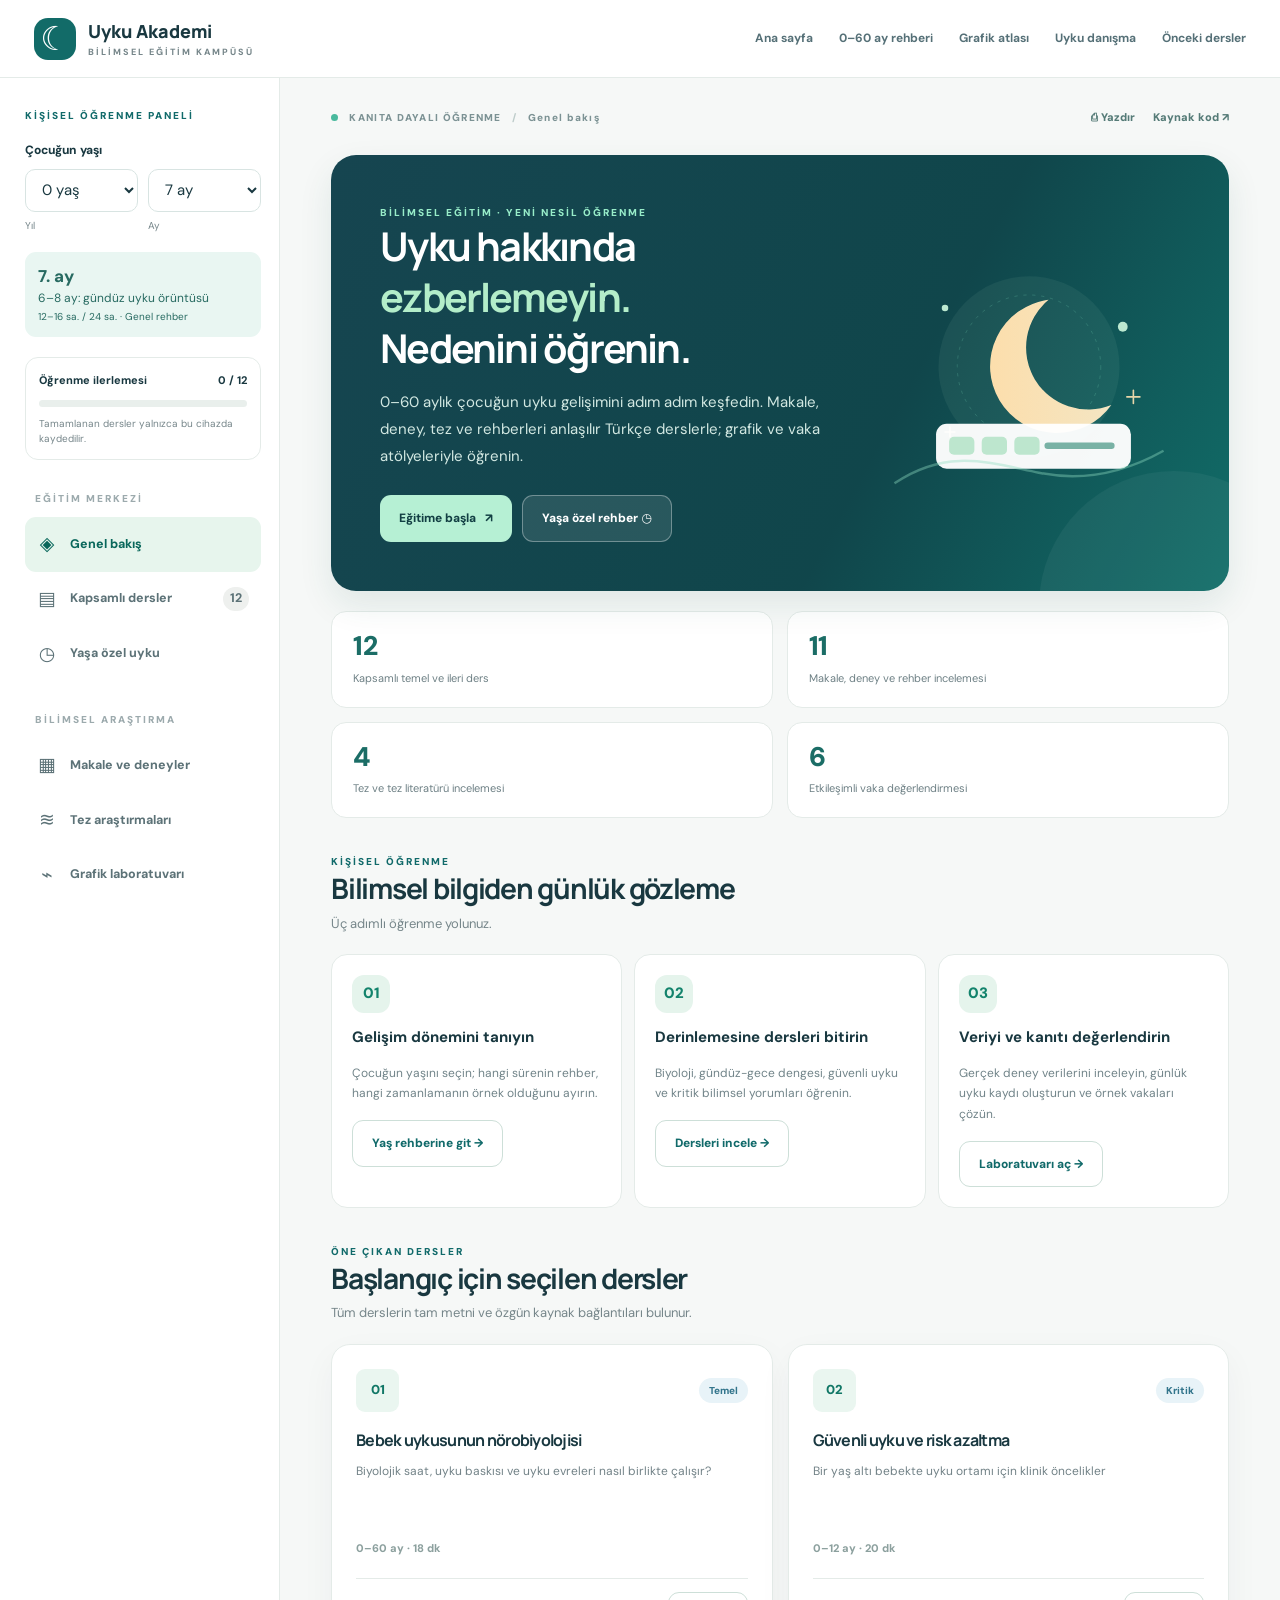
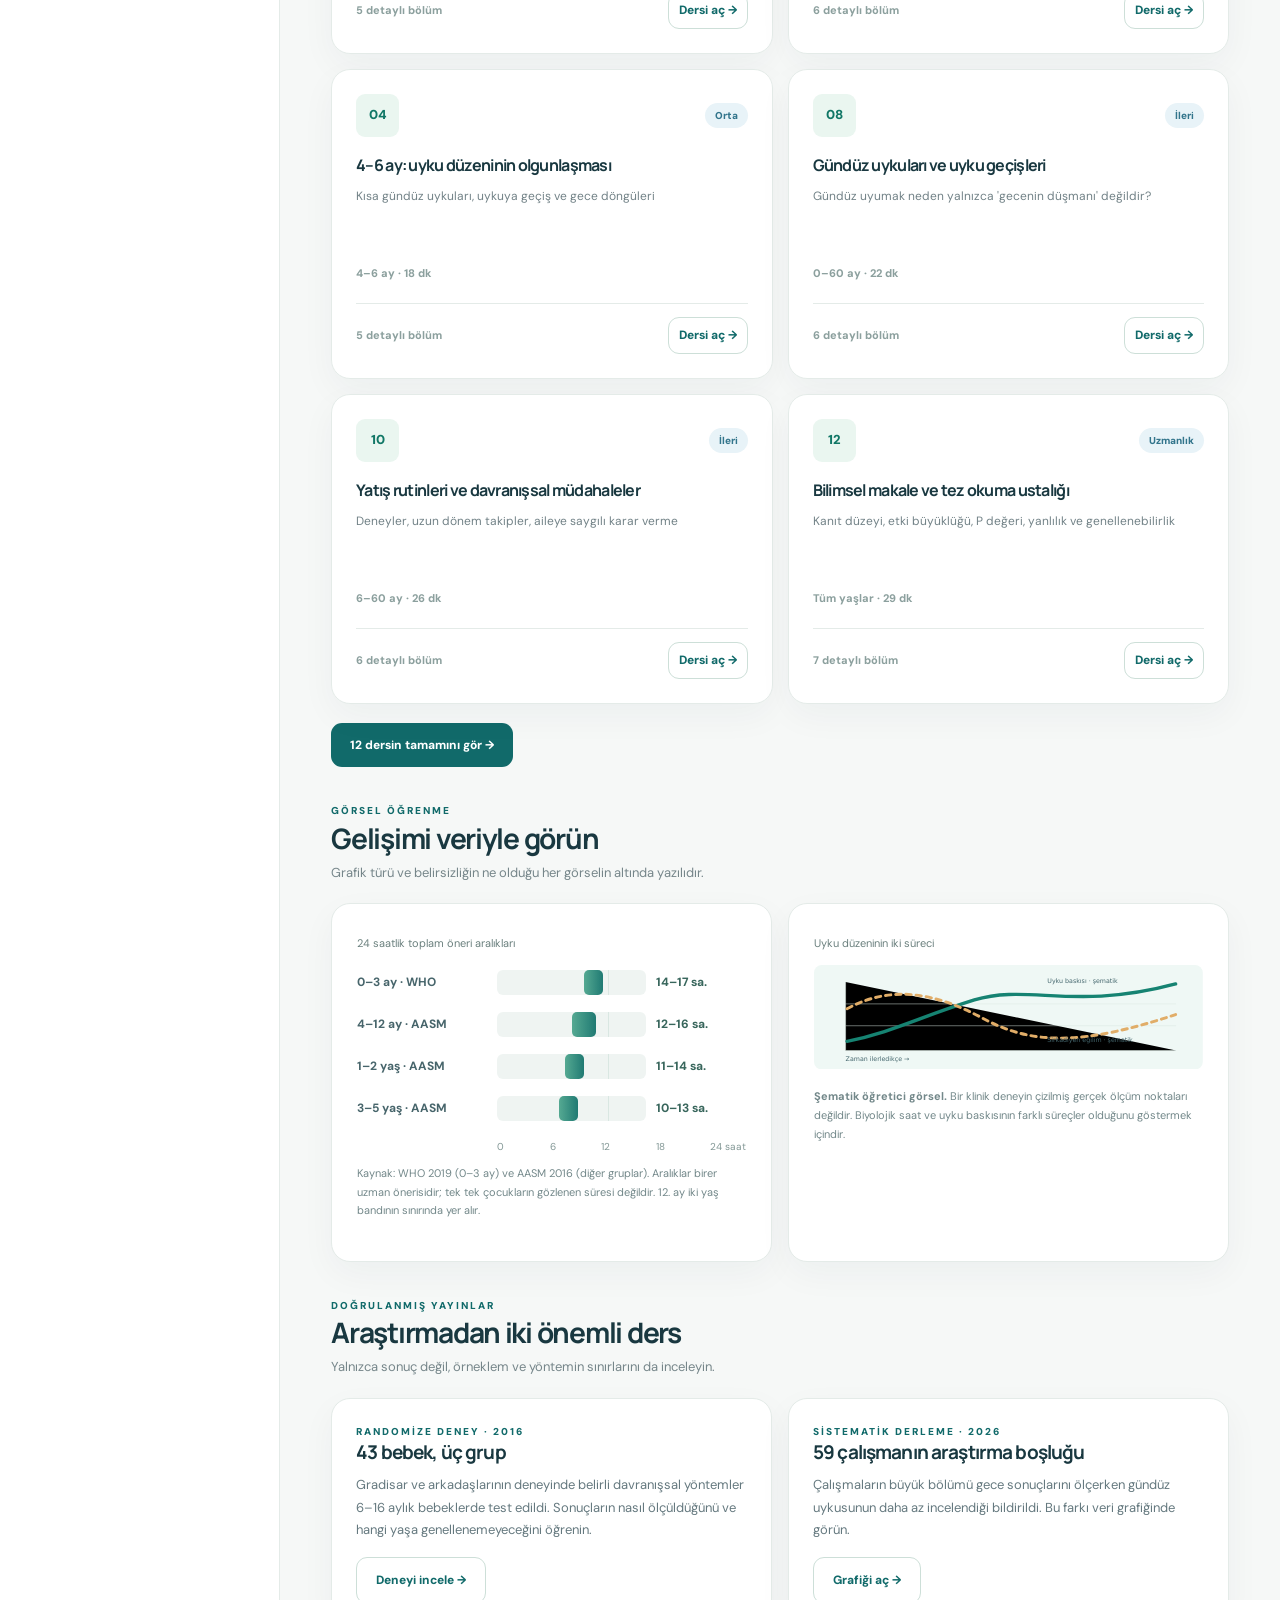
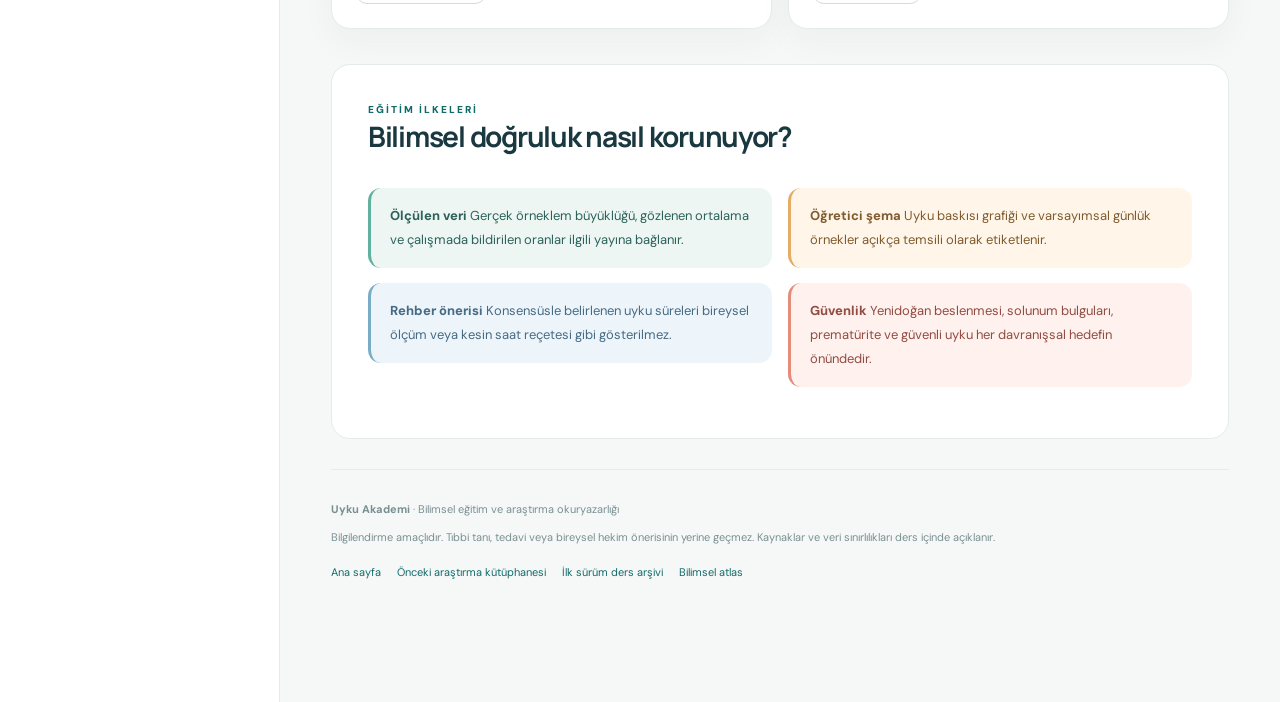
<file: index.html>
<!doctype html>
<html lang="tr">
<head>
<meta charset="utf-8">
<meta name="viewport" content="width=device-width,initial-scale=1">
<meta name="theme-color" content="#153c49">
<meta name="description" content="Uyku Akademi: 0–60 ay bilimsel bebek ve çocuk uyku eğitimi. Yaşa özel dersler, deneyler, tezler, kaynaklı veri grafikleri ve uygulama laboratuvarı.">
<title>Uyku Akademi | Bilimsel Eğitim Kampüsü</title>
<link rel="stylesheet" href="assets/akademi.css">
<script src="assets/akademi-data.js" defer></script>
<script src="assets/akademi.js" defer></script>
</head>
<body>
<a href="#main" class="skip">Ana içeriğe geç</a>
<header class="site-header">
 <div class="header-inner">
  <a class="brand" href="index.html" aria-label="Uyku Akademi ana sayfa"><span class="brand-emblem" aria-hidden="true">☾</span><span><strong>Uyku Akademi</strong><small>BİLİMSEL EĞİTİM KAMPÜSÜ</small></span></a>
  <nav class="header-links" aria-label="Diğer sayfalar"><a href="index.html">Ana sayfa</a><a href="yas-egitimi.html">0–60 ay rehberi</a><a href="atlas.html">Grafik atlası</a><a href="danisma.html">Uyku danışma</a><a href="eski-egitim.html">Önceki dersler</a></nav>
  <button class="mobile-menu btn-icon" id="menuToggle" type="button" aria-controls="sidePanel" aria-expanded="false" aria-label="Eğitim menüsünü aç">☰</button>
 </div>
</header>
<div class="site-shell">
 <aside class="sidebar" id="sidePanel">
  <div class="sidebar-in">
   <p class="eyebrow">KİŞİSEL ÖĞRENME PANELİ</p>
   <label for="ageYears" class="field-label">Çocuğun yaşı</label>
   <div class="age-inputs">
    <span><select id="ageYears" aria-label="Yıl seçiniz"></select><small>Yıl</small></span>
    <span><select id="ageMonths" aria-label="Ay seçiniz"></select><small>Ay</small></span>
   </div>
   <div class="age-result" id="ageSummary" aria-live="polite">Yaşınıza uygun dersler hazırlanıyor.</div>
   <div class="progress-card">
    <div class="between"><span>Öğrenme ilerlemesi</span><b id="progressText">0/12</b></div>
    <div class="progress-track"><div id="progressFill"></div></div>
    <small>Tamamlanan dersler yalnızca bu cihazda kaydedilir.</small>
   </div>
   <div class="side-nav" role="navigation" aria-label="Eğitim kampüsü bölümleri">
    <p class="side-label">EĞİTİM MERKEZİ</p>
    <button class="side-link active" data-view="home" type="button"><span class="nav-icon">◈</span> Genel bakış</button>
    <button class="side-link" data-view="courses" type="button"><span class="nav-icon">▤</span> Kapsamlı dersler <span class="side-count">12</span></button>
    <button class="side-link" data-view="age" type="button"><span class="nav-icon">◷</span> Yaşa özel uyku</button>
    <p class="side-label">BİLİMSEL ARAŞTIRMA</p>
    <button class="side-link" data-view="papers" type="button"><span class="nav-icon">▦</span> Makale ve deneyler</button>
    <button class="side-link" data-view="theses" type="button"><span class="nav-icon">≋</span> Tez araştırmaları</button>
    <button class="side-link" data-view="lab" type="button"><span class="nav-icon">⌁</span> Grafik laboratuvarı</button>
    <p class="side-label">UYGULAMA</p>
    <button class="side-link" data-view="cases" type="button"><span class="nav-icon">◇</span> Vaka atölyesi</button>
    <button class="side-link" data-view="safety" type="button"><span class="nav-icon">✳</span> Güvenli uyku</button>
    <button class="side-link" data-view="glossary" type="button"><span class="nav-icon">A–Z</span> Terimler sözlüğü</button>
   </div>
   <div class="sidebar-help"><b>Bilimsel şeffaflık</b><p>Ölçülmüş araştırma verileri, uzman önerileri ve öğretici örnekler birbirinden ayrı etiketlenir.</p><a href="#bilimsel-ilkeler" id="principlesLink">Nasıl çalışıyoruz? ↗</a></div>
  </div>
 </aside>
 <main class="main" id="main" tabindex="-1">
  <div class="topbar">
   <div><span class="topbar-dot"></span> KANITA DAYALI ÖĞRENME <span class="topbar-sep">/</span> <span id="crumb">Genel bakış</span></div>
   <div class="topbar-actions"><button type="button" id="printPage" class="text-action" title="Görünen bölümü yazdır">⎙ Yazdır</button><a class="text-action" href="https://github.com/Serdarza/uyku-akademi" target="_blank" rel="noopener noreferrer">Kaynak kod ↗</a></div>
  </div>
  <div id="content" aria-live="polite"></div>
  <footer class="footer"><div><strong>Uyku Akademi</strong> · Bilimsel eğitim ve araştırma okuryazarlığı</div><p>Bilgilendirme amaçlıdır. Tıbbi tanı, tedavi veya bireysel hekim önerisinin yerine geçmez. Kaynaklar ve veri sınırlılıkları ders içinde açıklanır.</p><div class="footer-links"><a href="index.html">Ana sayfa</a><a href="makale-akademisi.html">Önceki araştırma kütüphanesi</a><a href="eski-egitim.html">İlk sürüm ders arşivi</a><a href="atlas.html">Bilimsel atlas</a></div></footer>
 </main>
</div>
<div class="mobile-bottom" aria-label="Hızlı erişim">
<button data-view="home" type="button">⌂ <span>Ana ekran</span></button>
<button data-view="courses" type="button">▤ <span>Dersler</span></button>
<button data-view="age" type="button">◷ <span>Yaşa göre</span></button>
<button data-view="papers" type="button">▦ <span>Yayınlar</span></button>
<button data-view="lab" type="button">⌁ <span>Grafikler</span></button>
</div>
<noscript>Bu eğitim uygulamasının etkileşimli bölümlerini kullanmak için JavaScript açık olmalıdır. <a href="index.html">Ana sayfaya dönün.</a></noscript>
</body>
</html>
</file>
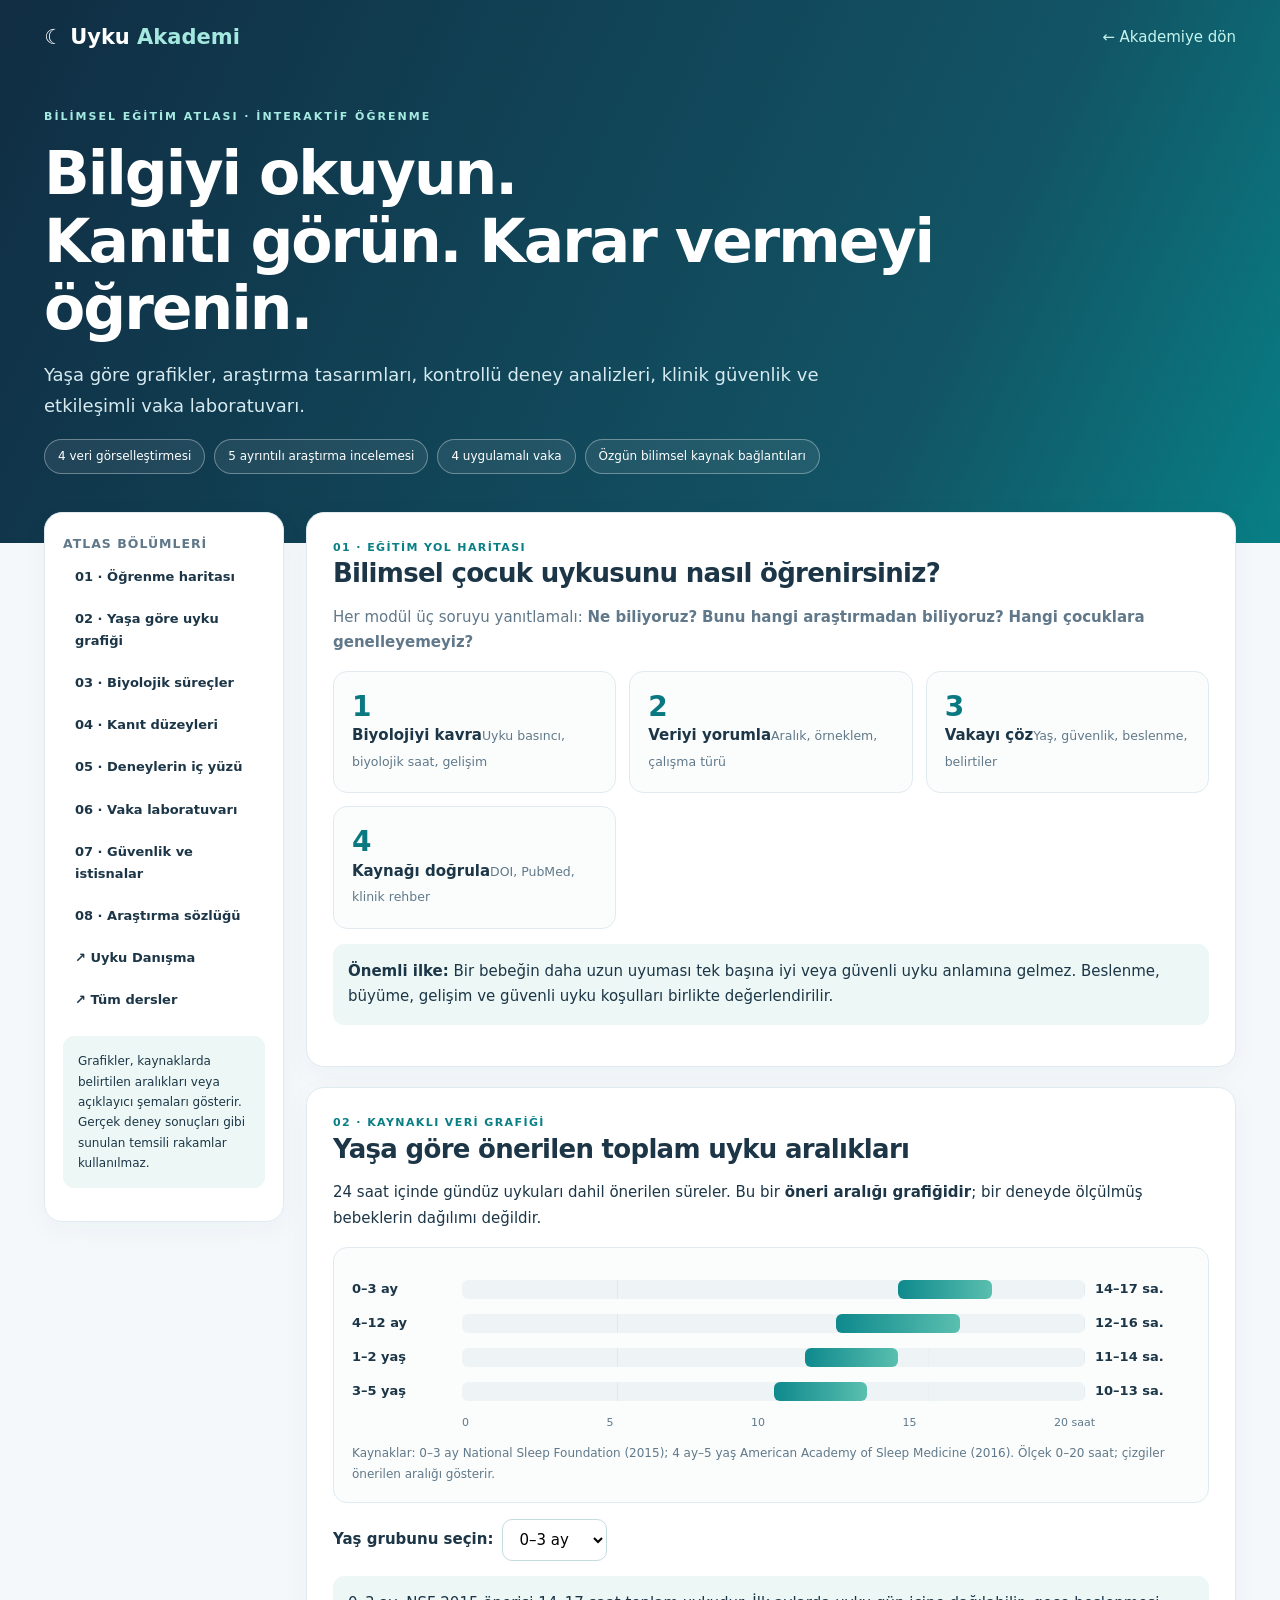
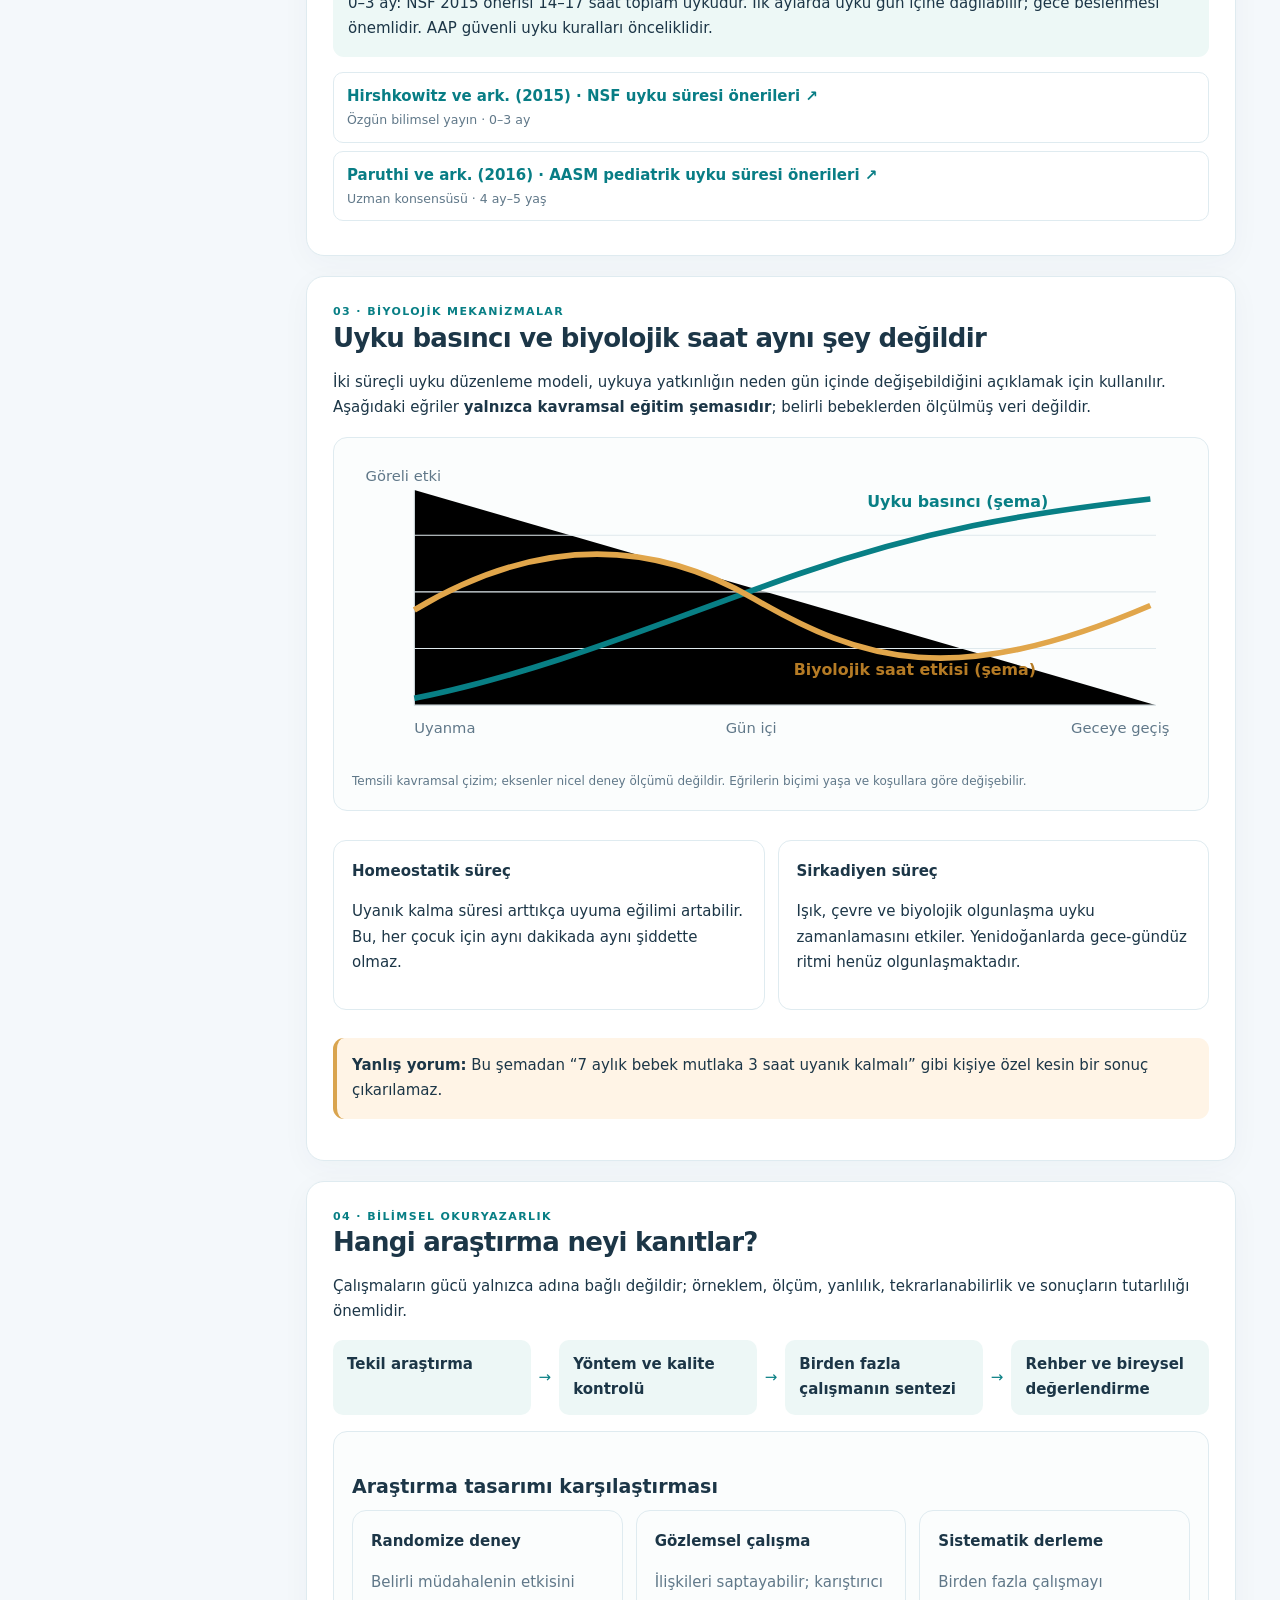
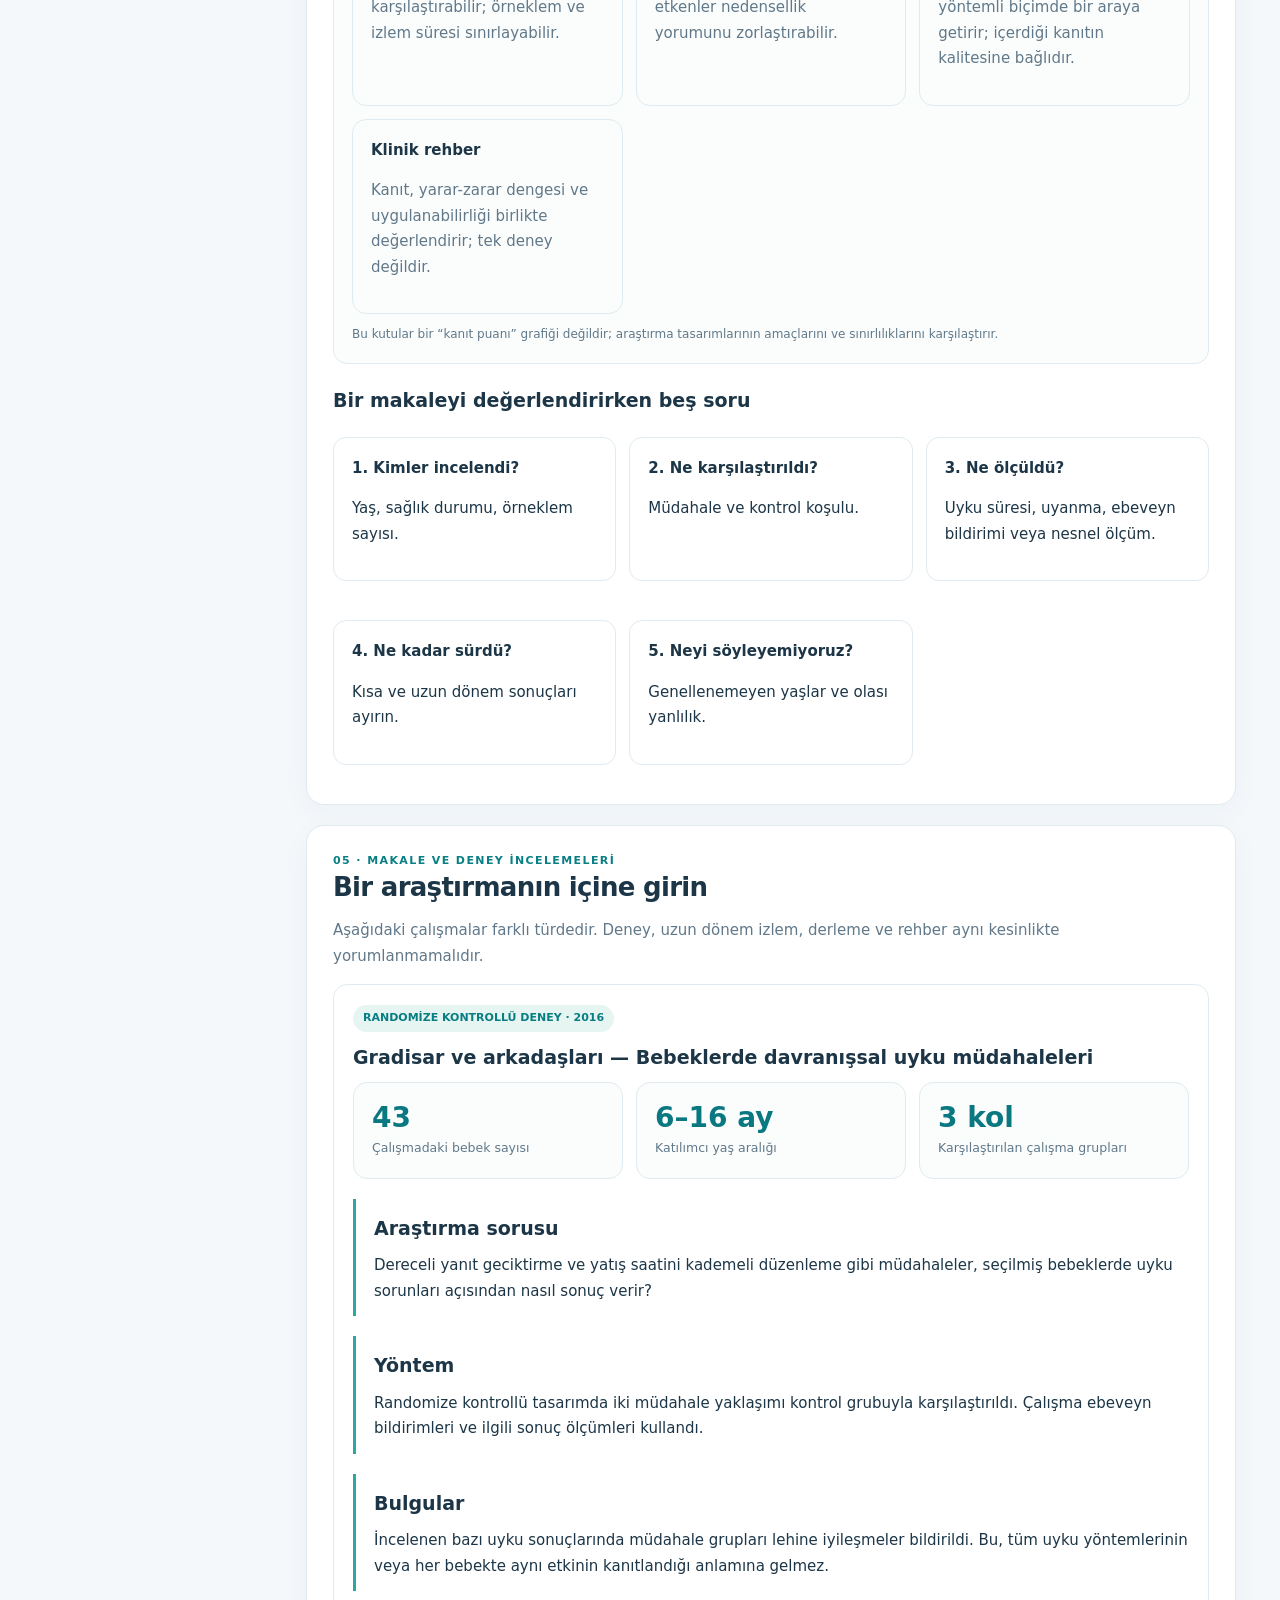
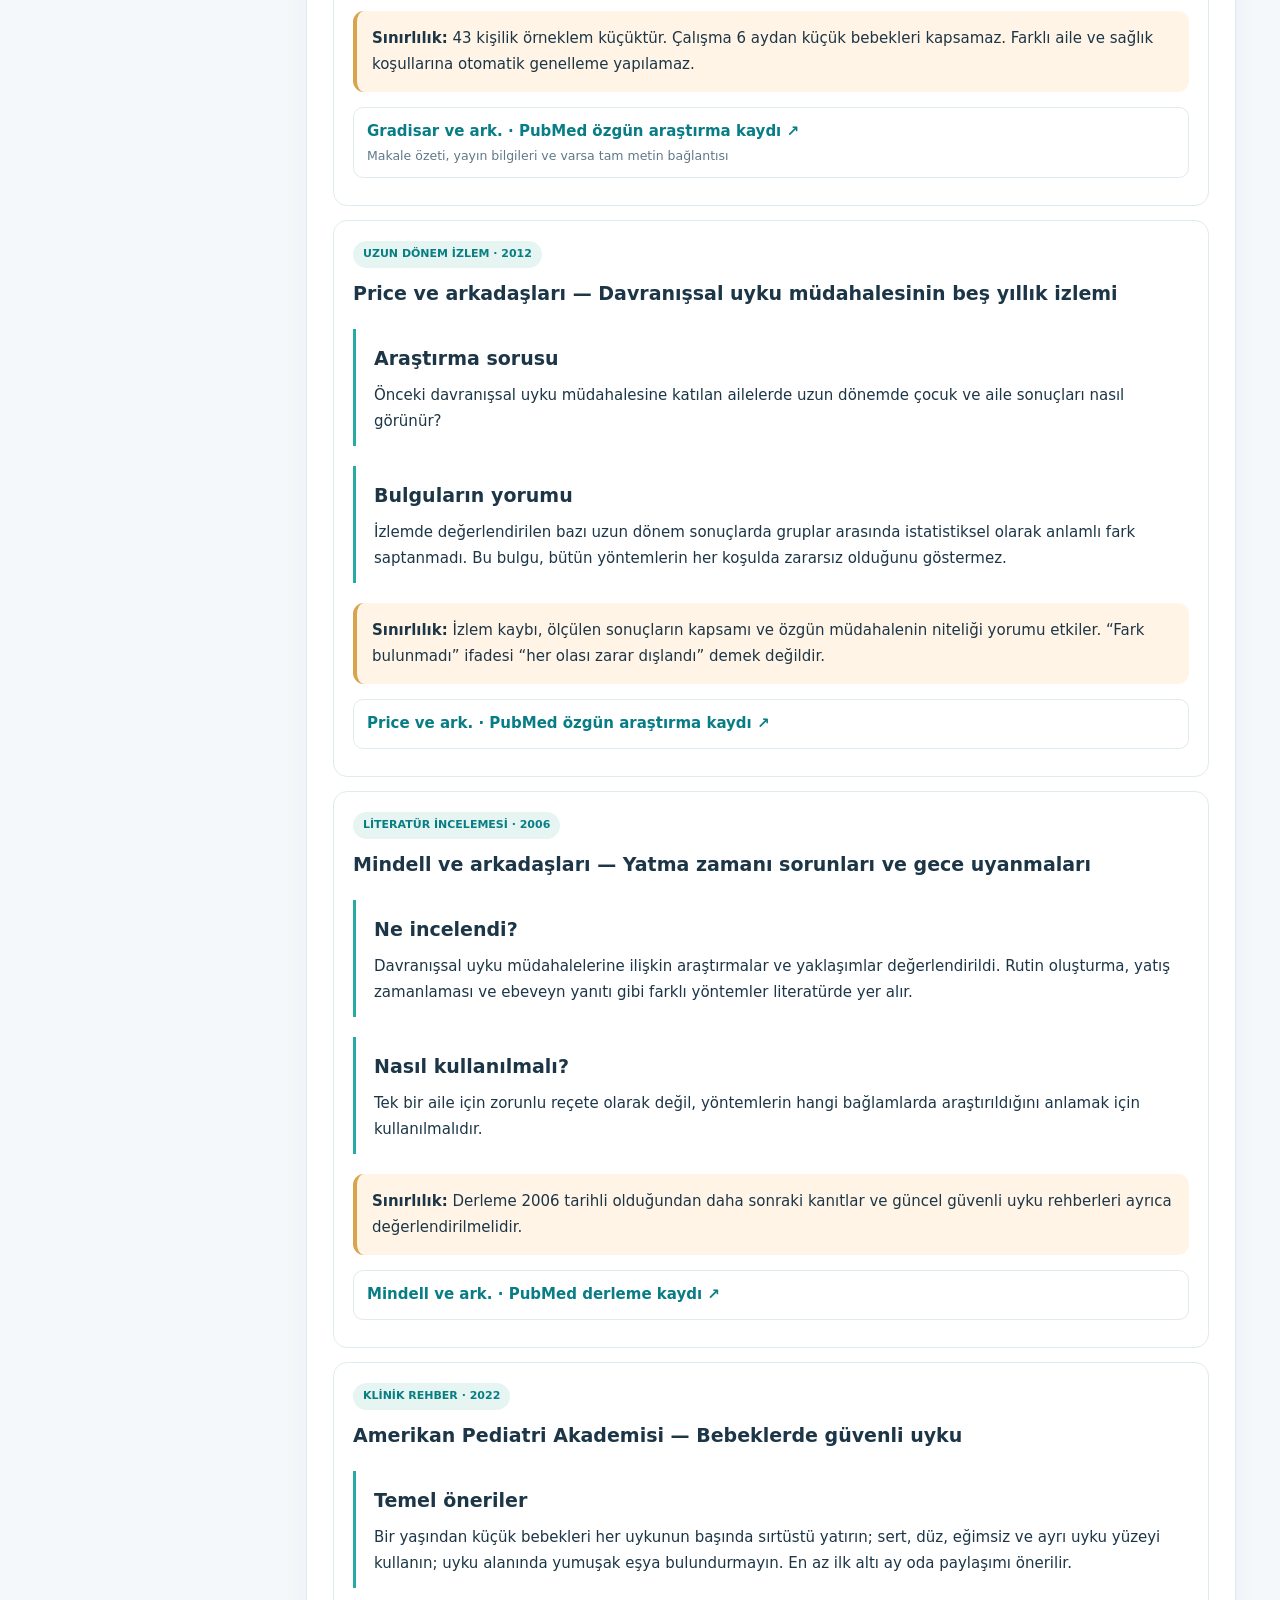
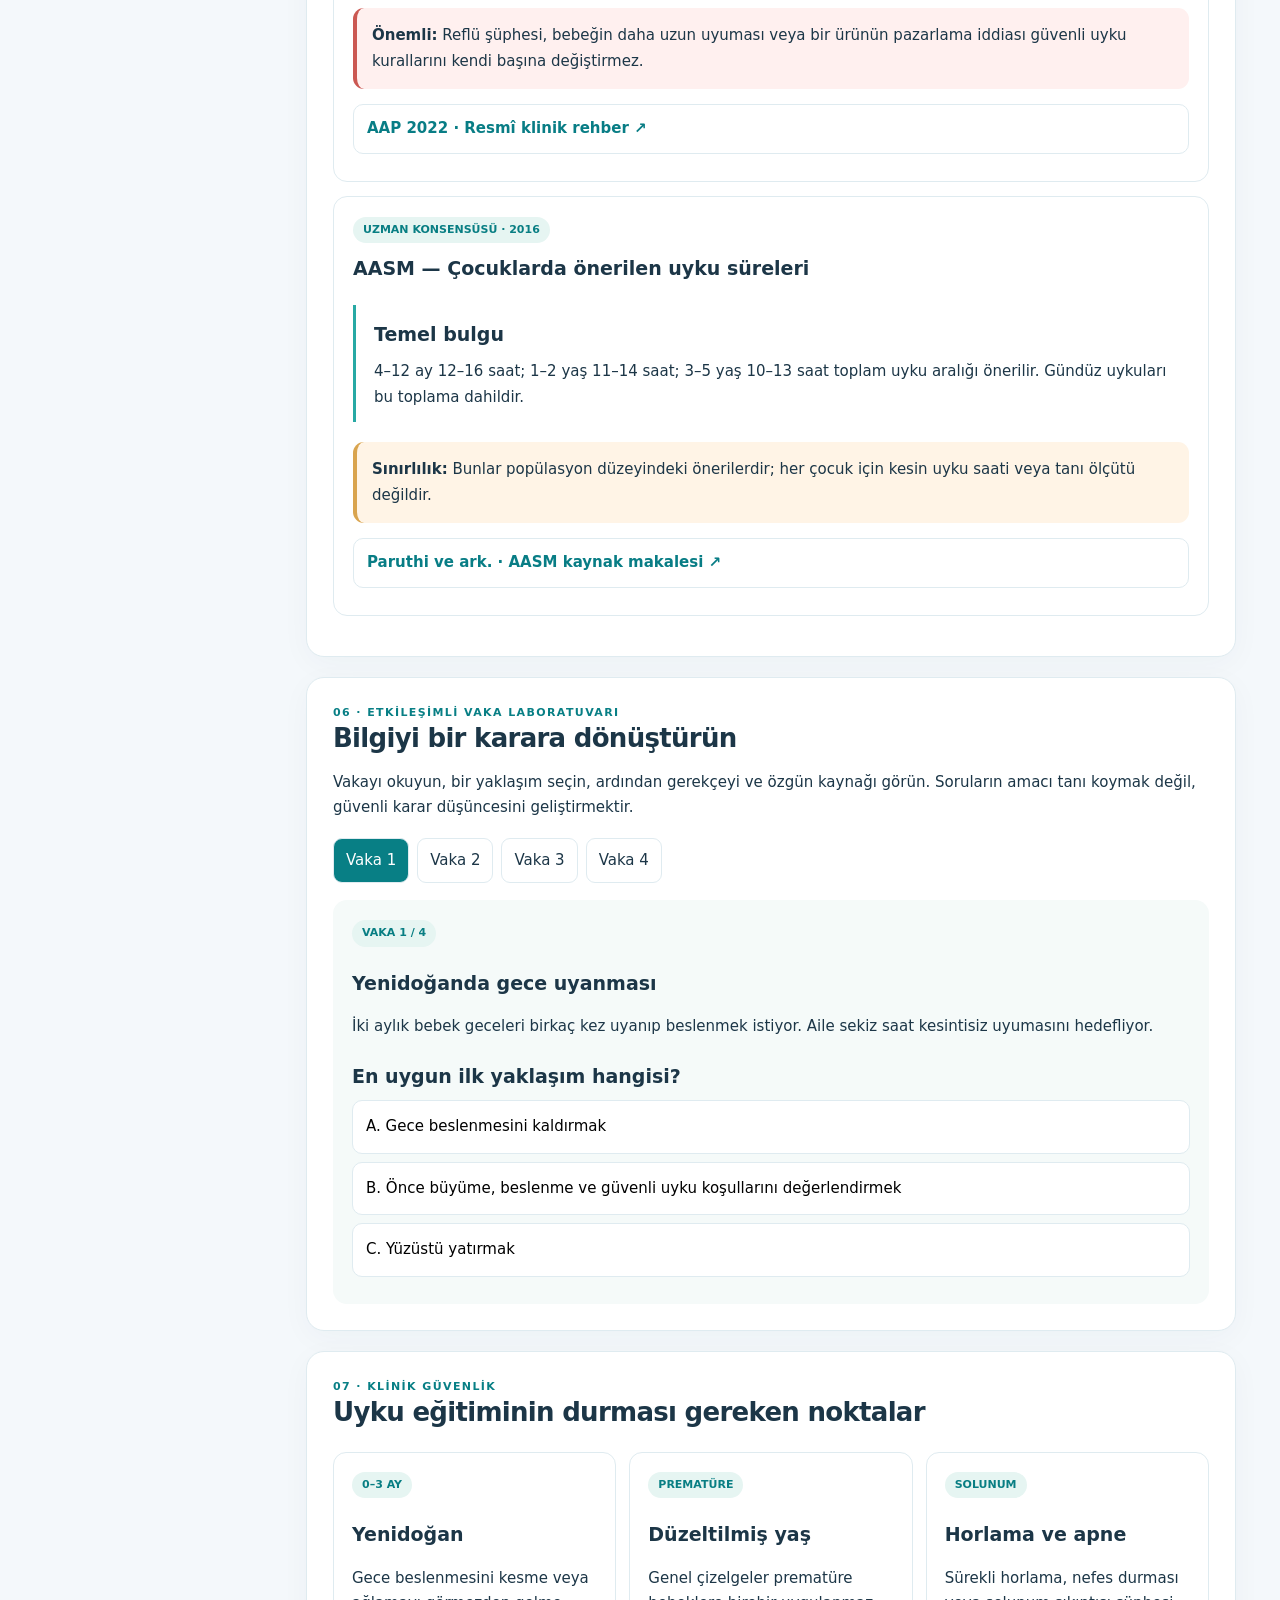
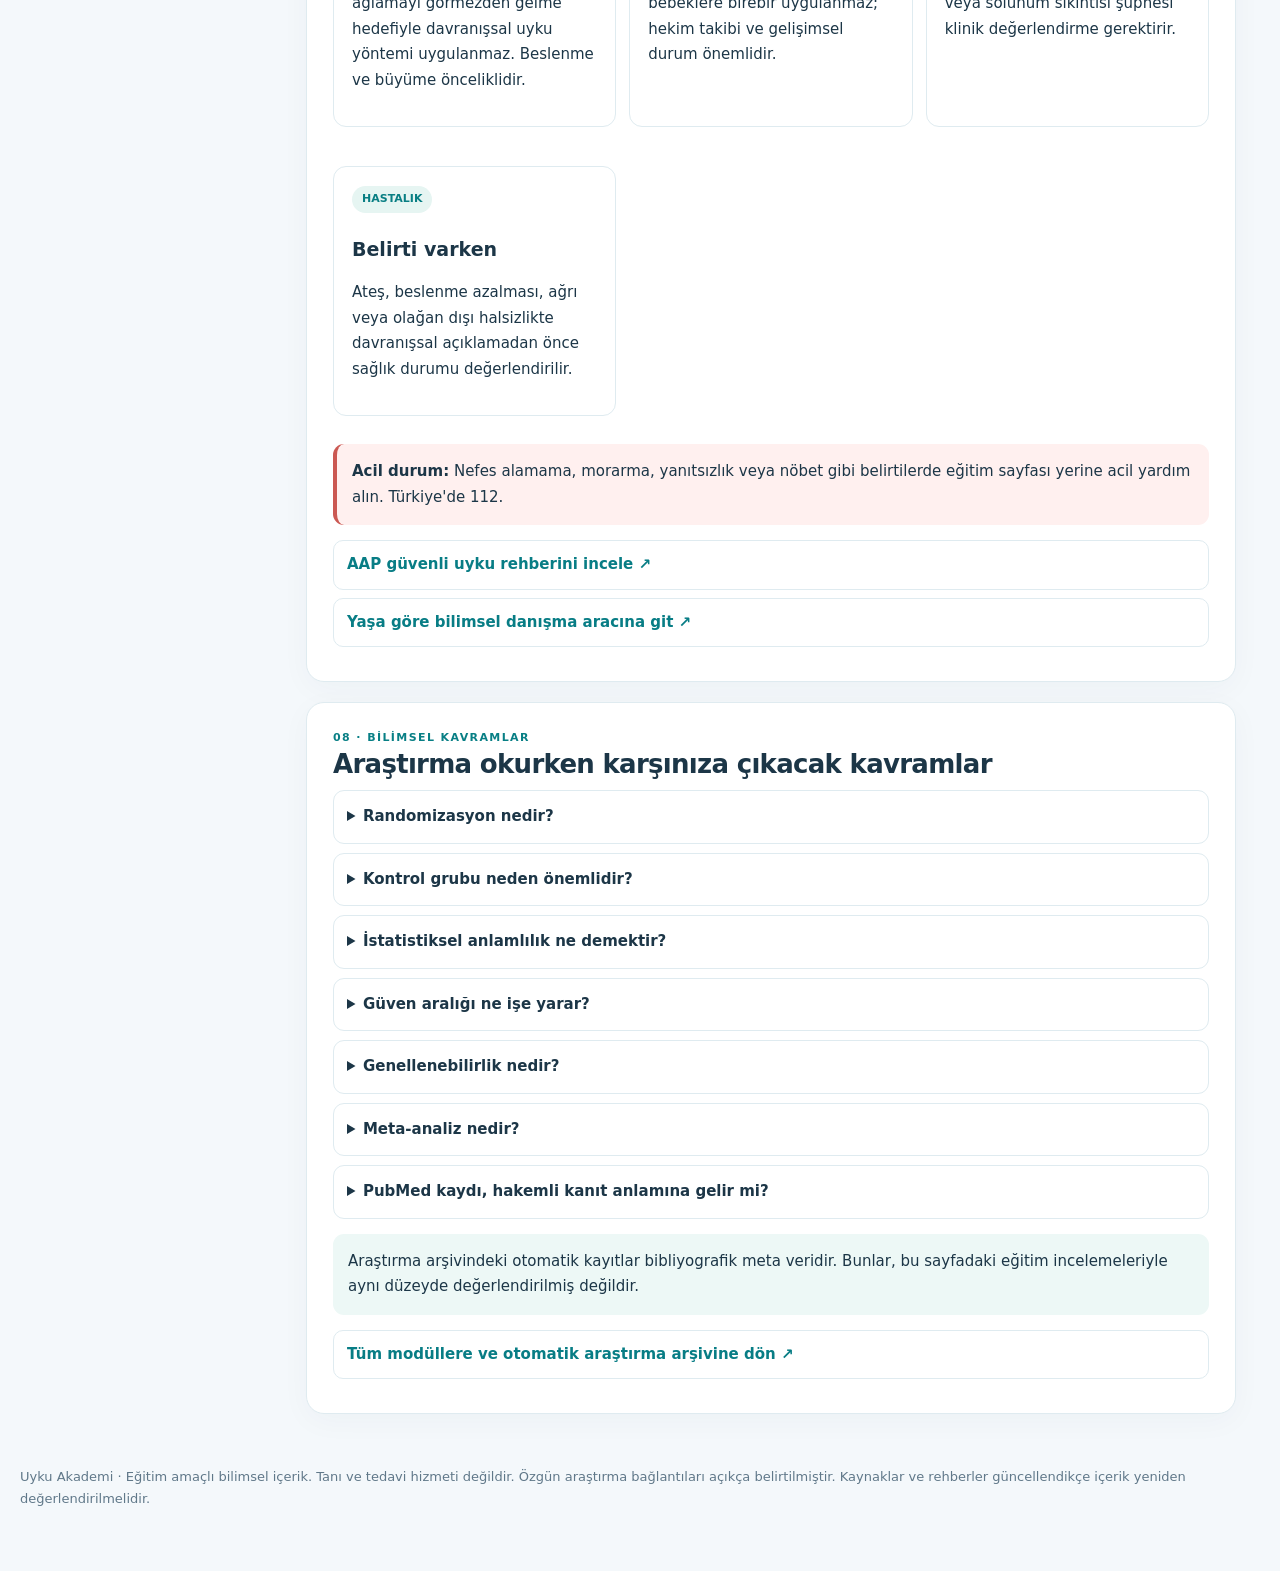
<file: atlas.html>
<!doctype html><html lang="tr"><head><meta charset="utf-8"><meta name="viewport" content="width=device-width,initial-scale=1"><title>Bilimsel Eğitim Atlası | Uyku Akademi</title><meta name="description" content="Bebek ve çocuk uykusu: kanıta dayalı grafikler, deney analizleri, interaktif dersler ve bilimsel kaynaklar."><style>
:root{--navy:#102d43;--teal:#087f85;--cyan:#28a9a4;--gold:#edbd70;--paper:#f4f8fb;--line:#dfebf0;--muted:#607889;--text:#1c3647}*{box-sizing:border-box}html{scroll-behavior:smooth}body{margin:0;background:var(--paper);color:var(--text);font:15px/1.7 system-ui,-apple-system,"Segoe UI",sans-serif}button,input,select{font:inherit}a{color:#087d85}header{background:linear-gradient(115deg,#102d43,#125465 72%,#087f85);color:white;padding:20px 0 64px}.wrap{max-width:1240px;padding:0 24px;margin:auto}.top{display:flex;align-items:center;justify-content:space-between;gap:20px}.top a{color:#c5f4ed;text-decoration:none}.brand{font-weight:850;font-size:21px}.brand span{color:#a4e8df}.hero{padding:52px 0 5px}.eyebrow{font-size:11px;letter-spacing:2px;font-weight:850;color:#a6ebe2}.hero h1{font-size:clamp(35px,5vw,60px);letter-spacing:-2px;line-height:1.12;margin:14px 0;max-width:900px}.hero p{font-size:18px;max-width:790px;color:#d6eaf0}.badges{display:flex;flex-wrap:wrap;gap:9px}.badges span{border:1px solid #ffffff55;background:#ffffff13;border-radius:100px;padding:6px 13px;font-size:12px}.shell{display:grid;grid-template-columns:240px minmax(0,1fr);gap:22px;align-items:start;margin-top:-31px;position:relative}.side,.panel{background:white;border:1px solid var(--line);box-shadow:0 7px 30px #193b5009;border-radius:18px}.side{padding:18px;position:sticky;top:16px}.side small{font-weight:850;letter-spacing:1px;color:var(--muted)}.side a{display:block;padding:10px 12px;border-radius:10px;text-decoration:none;color:var(--text);font-weight:650;font-size:13px}.side a:hover{background:#eaf7f4;color:#087f85}.panel{padding:26px;margin-bottom:20px}.panel h2{font-size:26px;letter-spacing:-.7px;line-height:1.25;margin:0 0 10px}.panel h3{font-size:19px;margin:20px 0 8px}.muted{color:var(--muted)}.kicker{font-size:11px;letter-spacing:1.4px;font-weight:850;color:var(--teal)}.grid{display:grid;grid-template-columns:repeat(auto-fit,minmax(210px,1fr));gap:13px}.metric{padding:18px;border:1px solid var(--line);border-radius:14px;background:#fbfdfd}.metric b{font-size:28px;color:#0a7880;display:block;line-height:1.2}.metric small{color:var(--muted)}.box{border:1px solid var(--line);border-radius:13px;padding:18px;margin:13px 0}.note{padding:15px;border-radius:11px;background:#edf8f6;margin:15px 0}.warn{background:#fff4e6;border-left:4px solid #d9a44e}.danger{background:#fff0ef;border-left:4px solid #cb5852}.chip{display:inline-block;background:#e6f5f2;color:#087e83;padding:4px 10px;border-radius:99px;font-size:11px;font-weight:850}.link{display:block;text-decoration:none;border:1px solid var(--line);border-radius:10px;padding:11px 13px;margin:8px 0;font-weight:700}.link:hover{border-color:var(--cyan);background:#f5fbfa}.link small{display:block;font-weight:400;color:var(--muted)}.btn{background:var(--teal);color:white;border:0;border-radius:10px;padding:10px 14px;cursor:pointer;font-weight:750}.btn.alt{background:#e6f4f2;color:#08777b}.btn:focus-visible,select:focus-visible{outline:3px solid var(--gold);outline-offset:2px}.row{display:flex;gap:9px;align-items:center;flex-wrap:wrap}.chart{border:1px solid var(--line);border-radius:14px;padding:18px;background:#fbfdfd;margin:16px 0}.chart svg{width:100%;height:auto;display:block}.chart figcaption{font-size:12px;color:var(--muted);margin-top:10px}.barrow{display:grid;grid-template-columns:100px 1fr 95px;gap:10px;align-items:center;margin:12px 0;font-size:13px}.track{height:19px;border-radius:6px;background:repeating-linear-gradient(90deg,#eef3f5 0,#eef3f5 calc(25% - 1px),#dae5e9 25%);position:relative;overflow:hidden}.range{position:absolute;top:0;bottom:0;border-radius:6px;background:linear-gradient(90deg,#0e898d,#5abfaf)}.axis{display:flex;justify-content:space-between;padding-left:110px;padding-right:95px;color:var(--muted);font-size:11px}.tabs{display:flex;gap:8px;flex-wrap:wrap;margin:17px 0}.tabs button{border:1px solid var(--line);background:white;color:var(--text);padding:9px 12px;border-radius:9px;cursor:pointer}.tabs button.active{background:var(--teal);color:white}.step{border-left:3px solid var(--cyan);padding:4px 0 4px 18px;margin:20px 0}.step h3{margin:0 0 6px}.study{padding:19px;border:1px solid var(--line);border-radius:14px;margin:14px 0}.study h3{margin:9px 0}.study p{margin:8px 0}.study .label{font-size:11px;color:var(--muted);font-weight:850;letter-spacing:.6px}.flow{display:flex;gap:8px;flex-wrap:wrap}.flow span{padding:12px 14px;background:#edf7f6;border-radius:10px;flex:1;min-width:140px;font-weight:650}.flow i{align-self:center;font-style:normal;color:#0c8186}.scenario{background:#f5faf9;padding:19px;border-radius:14px}.option{display:block;width:100%;text-align:left;padding:13px;margin:8px 0;border-radius:10px;border:1px solid var(--line);background:white;cursor:pointer}.option:hover{border-color:var(--cyan)}.result{padding:15px;border-radius:11px;margin-top:13px}.right{background:#e8f7ef}.wrong{background:#fff1e8}.hide{display:none}.footer{padding:32px 0 60px;color:var(--muted);font-size:13px}details{border:1px solid var(--line);border-radius:11px;padding:13px;margin:9px 0}summary{font-weight:750;cursor:pointer}select{padding:10px 12px;border:1px solid #c6dbe0;border-radius:10px;background:white;max-width:100%}@media(max-width:800px){.shell{display:block}.side{position:static;margin-bottom:18px}.side .links{display:flex;flex-wrap:wrap}.side a{font-size:12px}.panel{padding:19px}.hero{padding:38px 0 15px}.barrow{grid-template-columns:75px 1fr 70px;gap:6px;font-size:11px}.axis{padding-left:81px;padding-right:70px}.top{align-items:flex-start}.top a{font-size:12px}}
</style></head><body><header><div class="wrap"><div class="top"><div class="brand">☾ Uyku <span>Akademi</span></div><a href="index.html">← Akademiye dön</a></div><div class="hero"><div class="eyebrow">BİLİMSEL EĞİTİM ATLASI · İNTERAKTİF ÖĞRENME</div><h1>Bilgiyi okuyun.<br>Kanıtı görün. Karar vermeyi öğrenin.</h1><p>Yaşa göre grafikler, araştırma tasarımları, kontrollü deney analizleri, klinik güvenlik ve etkileşimli vaka laboratuvarı.</p><div class="badges"><span>4 veri görselleştirmesi</span><span>5 ayrıntılı araştırma incelemesi</span><span>4 uygulamalı vaka</span><span>Özgün bilimsel kaynak bağlantıları</span></div></div></div></header>
<div class="wrap shell"><aside class="side"><small>ATLAS BÖLÜMLERİ</small><div class="links"><a href="#baslangic">01 · Öğrenme haritası</a><a href="#sure">02 · Yaşa göre uyku grafiği</a><a href="#ritim">03 · Biyolojik süreçler</a><a href="#kanit">04 · Kanıt düzeyleri</a><a href="#deneyler">05 · Deneylerin iç yüzü</a><a href="#karar">06 · Vaka laboratuvarı</a><a href="#rehber">07 · Güvenlik ve istisnalar</a><a href="#sozluk">08 · Araştırma sözlüğü</a><a href="danisma.html">↗ Uyku Danışma</a><a href="index.html">↗ Tüm dersler</a></div><div class="note" style="font-size:12px">Grafikler, kaynaklarda belirtilen aralıkları veya açıklayıcı şemaları gösterir. Gerçek deney sonuçları gibi sunulan temsili rakamlar kullanılmaz.</div></aside><main>
<section class="panel" id="baslangic"><div class="kicker">01 · EĞİTİM YOL HARİTASI</div><h2>Bilimsel çocuk uykusunu nasıl öğrenirsiniz?</h2><p class="muted">Her modül üç soruyu yanıtlamalı: <b>Ne biliyoruz?</b> <b>Bunu hangi araştırmadan biliyoruz?</b> <b>Hangi çocuklara genelleyemeyiz?</b></p><div class="grid"><div class="metric"><b>1</b><strong>Biyolojiyi kavra</strong><small>Uyku basıncı, biyolojik saat, gelişim</small></div><div class="metric"><b>2</b><strong>Veriyi yorumla</strong><small>Aralık, örneklem, çalışma türü</small></div><div class="metric"><b>3</b><strong>Vakayı çöz</strong><small>Yaş, güvenlik, beslenme, belirtiler</small></div><div class="metric"><b>4</b><strong>Kaynağı doğrula</strong><small>DOI, PubMed, klinik rehber</small></div></div><div class="note"><b>Önemli ilke:</b> Bir bebeğin daha uzun uyuması tek başına iyi veya güvenli uyku anlamına gelmez. Beslenme, büyüme, gelişim ve güvenli uyku koşulları birlikte değerlendirilir.</div></section>
<section class="panel" id="sure"><div class="kicker">02 · KAYNAKLI VERİ GRAFİĞİ</div><h2>Yaşa göre önerilen toplam uyku aralıkları</h2><p>24 saat içinde gündüz uykuları dahil önerilen süreler. Bu bir <b>öneri aralığı grafiğidir</b>; bir deneyde ölçülmüş bebeklerin dağılımı değildir.</p><figure class="chart"><div class="barrow"><b>0–3 ay</b><div class="track"><div class="range" style="left:70%;width:15%"></div></div><b>14–17 sa.</b></div><div class="barrow"><b>4–12 ay</b><div class="track"><div class="range" style="left:60%;width:20%"></div></div><b>12–16 sa.</b></div><div class="barrow"><b>1–2 yaş</b><div class="track"><div class="range" style="left:55%;width:15%"></div></div><b>11–14 sa.</b></div><div class="barrow"><b>3–5 yaş</b><div class="track"><div class="range" style="left:50%;width:15%"></div></div><b>10–13 sa.</b></div><div class="axis"><span>0</span><span>5</span><span>10</span><span>15</span><span>20 saat</span></div><figcaption>Kaynaklar: 0–3 ay National Sleep Foundation (2015); 4 ay–5 yaş American Academy of Sleep Medicine (2016). Ölçek 0–20 saat; çizgiler önerilen aralığı gösterir.</figcaption></figure><div class="row"><label for="ageSelect"><b>Yaş grubunu seçin:</b></label><select id="ageSelect"><option value="0">0–3 ay</option><option value="1">4–12 ay</option><option value="2">1–2 yaş</option><option value="3">3–5 yaş</option></select></div><div class="note" id="ageExplain" aria-live="polite"></div><a class="link" href="https://doi.org/10.1016/j.sleh.2014.12.010" target="_blank" rel="noopener">Hirshkowitz ve ark. (2015) · NSF uyku süresi önerileri ↗<small>Özgün bilimsel yayın · 0–3 ay</small></a><a class="link" href="https://doi.org/10.5664/jcsm.5866" target="_blank" rel="noopener">Paruthi ve ark. (2016) · AASM pediatrik uyku süresi önerileri ↗<small>Uzman konsensüsü · 4 ay–5 yaş</small></a></section>
<section class="panel" id="ritim"><div class="kicker">03 · BİYOLOJİK MEKANİZMALAR</div><h2>Uyku basıncı ve biyolojik saat aynı şey değildir</h2><p>İki süreçli uyku düzenleme modeli, uykuya yatkınlığın neden gün içinde değişebildiğini açıklamak için kullanılır. Aşağıdaki eğriler <b>yalnızca kavramsal eğitim şemasıdır</b>; belirli bebeklerden ölçülmüş veri değildir.</p><figure class="chart"><svg viewBox="0 0 740 270" role="img" aria-label="Uyanık kalındıkça artan uyku basıncı ve gün içinde dalgalanan biyolojik saat etkisinin kavramsal şeması"><defs><linearGradient id="shade" x1="0" x2="0" y1="0" y2="1"><stop stop-color="#19a59d" stop-opacity=".24"/><stop offset="1" stop-color="#19a59d" stop-opacity="0"/></linearGradient></defs><g stroke="#dfe9ed" stroke-width="1"><path d="M55 30V220H710"/><path d="M55 70H710M55 120H710M55 170H710"/></g><g fill="#607889" font-size="13"><text x="55" y="245">Uyanma</text><text x="330" y="245">Gün içi</text><text x="635" y="245">Geceye geçiş</text><text x="12" y="22">Göreli etki</text></g><path d="M55 214 C175 190 285 142 395 104 S590 51 705 38" stroke="#087f85" stroke-width="5" fill="none"/><path d="M55 136 C160 73 260 71 355 126 S530 207 705 132" stroke="#e1a64b" stroke-width="5" fill="none"/><g font-size="14" font-weight="700"><text x="455" y="45" fill="#087f85">Uyku basıncı (şema)</text><text x="390" y="193" fill="#b57b25">Biyolojik saat etkisi (şema)</text></g></svg><figcaption>Temsili kavramsal çizim; eksenler nicel deney ölçümü değildir. Eğrilerin biçimi yaşa ve koşullara göre değişebilir.</figcaption></figure><div class="grid"><div class="box"><b>Homeostatik süreç</b><p>Uyanık kalma süresi arttıkça uyuma eğilimi artabilir. Bu, her çocuk için aynı dakikada aynı şiddette olmaz.</p></div><div class="box"><b>Sirkadiyen süreç</b><p>Işık, çevre ve biyolojik olgunlaşma uyku zamanlamasını etkiler. Yenidoğanlarda gece-gündüz ritmi henüz olgunlaşmaktadır.</p></div></div><div class="note warn"><b>Yanlış yorum:</b> Bu şemadan “7 aylık bebek mutlaka 3 saat uyanık kalmalı” gibi kişiye özel kesin bir sonuç çıkarılamaz.</div></section>
<section class="panel" id="kanit"><div class="kicker">04 · BİLİMSEL OKURYAZARLIK</div><h2>Hangi araştırma neyi kanıtlar?</h2><p>Çalışmaların gücü yalnızca adına bağlı değildir; örneklem, ölçüm, yanlılık, tekrarlanabilirlik ve sonuçların tutarlılığı önemlidir.</p><div class="flow"><span>Tekil araştırma</span><i>→</i><span>Yöntem ve kalite kontrolü</span><i>→</i><span>Birden fazla çalışmanın sentezi</span><i>→</i><span>Rehber ve bireysel değerlendirme</span></div><div class="chart"><h3>Araştırma tasarımı karşılaştırması</h3><div class="grid"><div class="metric"><strong>Randomize deney</strong><p class="small muted">Belirli müdahalenin etkisini karşılaştırabilir; örneklem ve izlem süresi sınırlayabilir.</p></div><div class="metric"><strong>Gözlemsel çalışma</strong><p class="small muted">İlişkileri saptayabilir; karıştırıcı etkenler nedensellik yorumunu zorlaştırabilir.</p></div><div class="metric"><strong>Sistematik derleme</strong><p class="small muted">Birden fazla çalışmayı yöntemli biçimde bir araya getirir; içerdiği kanıtın kalitesine bağlıdır.</p></div><div class="metric"><strong>Klinik rehber</strong><p class="small muted">Kanıt, yarar-zarar dengesi ve uygulanabilirliği birlikte değerlendirir; tek deney değildir.</p></div></div><figcaption>Bu kutular bir “kanıt puanı” grafiği değildir; araştırma tasarımlarının amaçlarını ve sınırlılıklarını karşılaştırır.</figcaption></div><h3>Bir makaleyi değerlendirirken beş soru</h3><div class="grid"><div class="box"><b>1. Kimler incelendi?</b><p>Yaş, sağlık durumu, örneklem sayısı.</p></div><div class="box"><b>2. Ne karşılaştırıldı?</b><p>Müdahale ve kontrol koşulu.</p></div><div class="box"><b>3. Ne ölçüldü?</b><p>Uyku süresi, uyanma, ebeveyn bildirimi veya nesnel ölçüm.</p></div><div class="box"><b>4. Ne kadar sürdü?</b><p>Kısa ve uzun dönem sonuçları ayırın.</p></div><div class="box"><b>5. Neyi söyleyemiyoruz?</b><p>Genellenemeyen yaşlar ve olası yanlılık.</p></div></div></section>
<section class="panel" id="deneyler"><div class="kicker">05 · MAKALE VE DENEY İNCELEMELERİ</div><h2>Bir araştırmanın içine girin</h2><p class="muted">Aşağıdaki çalışmalar farklı türdedir. Deney, uzun dönem izlem, derleme ve rehber aynı kesinlikte yorumlanmamalıdır.</p>
<article class="study"><span class="chip">RANDOMİZE KONTROLLÜ DENEY · 2016</span><h3>Gradisar ve arkadaşları — Bebeklerde davranışsal uyku müdahaleleri</h3><div class="grid"><div class="metric"><b>43</b><small>Çalışmadaki bebek sayısı</small></div><div class="metric"><b>6–16 ay</b><small>Katılımcı yaş aralığı</small></div><div class="metric"><b>3 kol</b><small>Karşılaştırılan çalışma grupları</small></div></div><div class="step"><h3>Araştırma sorusu</h3><p>Dereceli yanıt geciktirme ve yatış saatini kademeli düzenleme gibi müdahaleler, seçilmiş bebeklerde uyku sorunları açısından nasıl sonuç verir?</p></div><div class="step"><h3>Yöntem</h3><p>Randomize kontrollü tasarımda iki müdahale yaklaşımı kontrol grubuyla karşılaştırıldı. Çalışma ebeveyn bildirimleri ve ilgili sonuç ölçümleri kullandı.</p></div><div class="step"><h3>Bulgular</h3><p>İncelenen bazı uyku sonuçlarında müdahale grupları lehine iyileşmeler bildirildi. Bu, tüm uyku yöntemlerinin veya her bebekte aynı etkinin kanıtlandığı anlamına gelmez.</p></div><div class="note warn"><b>Sınırlılık:</b> 43 kişilik örneklem küçüktür. Çalışma 6 aydan küçük bebekleri kapsamaz. Farklı aile ve sağlık koşullarına otomatik genelleme yapılamaz.</div><a class="link" href="https://pubmed.ncbi.nlm.nih.gov/27221288/" target="_blank" rel="noopener">Gradisar ve ark. · PubMed özgün araştırma kaydı ↗<small>Makale özeti, yayın bilgileri ve varsa tam metin bağlantısı</small></a></article>
<article class="study"><span class="chip">UZUN DÖNEM İZLEM · 2012</span><h3>Price ve arkadaşları — Davranışsal uyku müdahalesinin beş yıllık izlemi</h3><div class="step"><h3>Araştırma sorusu</h3><p>Önceki davranışsal uyku müdahalesine katılan ailelerde uzun dönemde çocuk ve aile sonuçları nasıl görünür?</p></div><div class="step"><h3>Bulguların yorumu</h3><p>İzlemde değerlendirilen bazı uzun dönem sonuçlarda gruplar arasında istatistiksel olarak anlamlı fark saptanmadı. Bu bulgu, bütün yöntemlerin her koşulda zararsız olduğunu göstermez.</p></div><div class="note warn"><b>Sınırlılık:</b> İzlem kaybı, ölçülen sonuçların kapsamı ve özgün müdahalenin niteliği yorumu etkiler. “Fark bulunmadı” ifadesi “her olası zarar dışlandı” demek değildir.</div><a class="link" href="https://pubmed.ncbi.nlm.nih.gov/22966034/" target="_blank" rel="noopener">Price ve ark. · PubMed özgün araştırma kaydı ↗</a></article>
<article class="study"><span class="chip">LİTERATÜR İNCELEMESİ · 2006</span><h3>Mindell ve arkadaşları — Yatma zamanı sorunları ve gece uyanmaları</h3><div class="step"><h3>Ne incelendi?</h3><p>Davranışsal uyku müdahalelerine ilişkin araştırmalar ve yaklaşımlar değerlendirildi. Rutin oluşturma, yatış zamanlaması ve ebeveyn yanıtı gibi farklı yöntemler literatürde yer alır.</p></div><div class="step"><h3>Nasıl kullanılmalı?</h3><p>Tek bir aile için zorunlu reçete olarak değil, yöntemlerin hangi bağlamlarda araştırıldığını anlamak için kullanılmalıdır.</p></div><div class="note warn"><b>Sınırlılık:</b> Derleme 2006 tarihli olduğundan daha sonraki kanıtlar ve güncel güvenli uyku rehberleri ayrıca değerlendirilmelidir.</div><a class="link" href="https://pubmed.ncbi.nlm.nih.gov/17068979/" target="_blank" rel="noopener">Mindell ve ark. · PubMed derleme kaydı ↗</a></article>
<article class="study"><span class="chip">KLİNİK REHBER · 2022</span><h3>Amerikan Pediatri Akademisi — Bebeklerde güvenli uyku</h3><div class="step"><h3>Temel öneriler</h3><p>Bir yaşından küçük bebekleri her uykunun başında sırtüstü yatırın; sert, düz, eğimsiz ve ayrı uyku yüzeyi kullanın; uyku alanında yumuşak eşya bulundurmayın. En az ilk altı ay oda paylaşımı önerilir.</p></div><div class="note danger"><b>Önemli:</b> Reflü şüphesi, bebeğin daha uzun uyuması veya bir ürünün pazarlama iddiası güvenli uyku kurallarını kendi başına değiştirmez.</div><a class="link" href="https://doi.org/10.1542/peds.2022-057990" target="_blank" rel="noopener">AAP 2022 · Resmî klinik rehber ↗</a></article>
<article class="study"><span class="chip">UZMAN KONSENSÜSÜ · 2016</span><h3>AASM — Çocuklarda önerilen uyku süreleri</h3><div class="step"><h3>Temel bulgu</h3><p>4–12 ay 12–16 saat; 1–2 yaş 11–14 saat; 3–5 yaş 10–13 saat toplam uyku aralığı önerilir. Gündüz uykuları bu toplama dahildir.</p></div><div class="note warn"><b>Sınırlılık:</b> Bunlar popülasyon düzeyindeki önerilerdir; her çocuk için kesin uyku saati veya tanı ölçütü değildir.</div><a class="link" href="https://doi.org/10.5664/jcsm.5866" target="_blank" rel="noopener">Paruthi ve ark. · AASM kaynak makalesi ↗</a></article></section>
<section class="panel" id="karar"><div class="kicker">06 · ETKİLEŞİMLİ VAKA LABORATUVARI</div><h2>Bilgiyi bir karara dönüştürün</h2><p>Vakayı okuyun, bir yaklaşım seçin, ardından gerekçeyi ve özgün kaynağı görün. Soruların amacı tanı koymak değil, güvenli karar düşüncesini geliştirmektir.</p><div class="tabs" id="caseTabs"></div><div class="scenario" id="caseBody"></div></section>
<section class="panel" id="rehber"><div class="kicker">07 · KLİNİK GÜVENLİK</div><h2>Uyku eğitiminin durması gereken noktalar</h2><div class="grid"><div class="box"><span class="chip">0–3 AY</span><h3>Yenidoğan</h3><p>Gece beslenmesini kesme veya ağlamayı görmezden gelme hedefiyle davranışsal uyku yöntemi uygulanmaz. Beslenme ve büyüme önceliklidir.</p></div><div class="box"><span class="chip">PREMATÜRE</span><h3>Düzeltilmiş yaş</h3><p>Genel çizelgeler prematüre bebeklere birebir uygulanmaz; hekim takibi ve gelişimsel durum önemlidir.</p></div><div class="box"><span class="chip">SOLUNUM</span><h3>Horlama ve apne</h3><p>Sürekli horlama, nefes durması veya solunum sıkıntısı şüphesi klinik değerlendirme gerektirir.</p></div><div class="box"><span class="chip">HASTALIK</span><h3>Belirti varken</h3><p>Ateş, beslenme azalması, ağrı veya olağan dışı halsizlikte davranışsal açıklamadan önce sağlık durumu değerlendirilir.</p></div></div><div class="note danger"><b>Acil durum:</b> Nefes alamama, morarma, yanıtsızlık veya nöbet gibi belirtilerde eğitim sayfası yerine acil yardım alın. Türkiye'de 112.</div><a class="link" href="https://doi.org/10.1542/peds.2022-057990" target="_blank" rel="noopener">AAP güvenli uyku rehberini incele ↗</a><a class="link" href="danisma.html">Yaşa göre bilimsel danışma aracına git ↗</a></section>
<section class="panel" id="sozluk"><div class="kicker">08 · BİLİMSEL KAVRAMLAR</div><h2>Araştırma okurken karşınıza çıkacak kavramlar</h2><details><summary>Randomizasyon nedir?</summary><p>Katılımcıların gruplara rastgele atanmasıdır. Gruplar arası sistematik farkları azaltmaya yardımcı olur; tüm yanlılıkları ortadan kaldırmaz.</p></details><details><summary>Kontrol grubu neden önemlidir?</summary><p>Bir müdahalenin etkisini, müdahale yapılmadığında veya alternatif yaklaşım uygulandığında görülen sonuçlarla karşılaştırmayı sağlar.</p></details><details><summary>İstatistiksel anlamlılık ne demektir?</summary><p>Belirli model ve varsayımlar altında gözlenen verinin rastlantısal değişkenlikle açıklanmasına ilişkin bir ölçüttür. Tek başına klinik önem veya kesinlik kanıtı değildir.</p></details><details><summary>Güven aralığı ne işe yarar?</summary><p>Tahminin belirsizliğini göstermeye yardımcı olur. Dar veya geniş olması örneklem ve değişkenliğe bağlıdır.</p></details><details><summary>Genellenebilirlik nedir?</summary><p>Bir çalışmanın sonuçlarının, incelenen örneklemin dışındaki yaş ve koşullara ne ölçüde uygulanabileceğidir.</p></details><details><summary>Meta-analiz nedir?</summary><p>Uygun çalışmaların sayısal sonuçlarını belirli yöntemlerle birleştiren analizdir; çalışmaların kalitesi ve farklılığı yorumu etkiler.</p></details><details><summary>PubMed kaydı, hakemli kanıt anlamına gelir mi?</summary><p>Hayır. Bir veri tabanında kayıt bulunması, çalışma kalitesinin veya bir önerinin klinik güvenliğinin tek başına kanıtı değildir.</p></details><div class="note">Araştırma arşivindeki otomatik kayıtlar bibliyografik meta veridir. Bunlar, bu sayfadaki eğitim incelemeleriyle aynı düzeyde değerlendirilmiş değildir.</div><a class="link" href="index.html">Tüm modüllere ve otomatik araştırma arşivine dön ↗</a></section></main></div><footer class="wrap footer">Uyku Akademi · Eğitim amaçlı bilimsel içerik. Tanı ve tedavi hizmeti değildir. Özgün araştırma bağlantıları açıkça belirtilmiştir. Kaynaklar ve rehberler güncellendikçe içerik yeniden değerlendirilmelidir.</footer>
<script>
const ageNotes=["0–3 ay: NSF 2015 önerisi 14–17 saat toplam uykudur. İlk aylarda uyku gün içine dağılabilir; gece beslenmesi önemlidir. AAP güvenli uyku kuralları önceliklidir.","4–12 ay: AASM 2016 önerisi 12–16 saattir. Gündüz uykuları dahildir. Gece uyanmaları tek başına hastalık veya yanlış alışkanlık anlamına gelmez.","1–2 yaş: AASM 2016 önerisi 11–14 saattir. Gündüz uykusu, yatış rutini ve çocuğun gündüz işlevi birlikte değerlendirilir.","3–5 yaş: AASM 2016 önerisi 10–13 saattir. Bazı çocuklar gündüz uykusunu azaltabilir; bireysel gereksinimler farklıdır."];
const sel=document.getElementById("ageSelect"),ex=document.getElementById("ageExplain");function updateAge(){ex.textContent=ageNotes[Number(sel.value)]}sel.addEventListener("change",updateAge);updateAge();
const cases=[
{title:"Yenidoğanda gece uyanması",context:"İki aylık bebek geceleri birkaç kez uyanıp beslenmek istiyor. Aile sekiz saat kesintisiz uyumasını hedefliyor.",choices:["Gece beslenmesini kaldırmak","Önce büyüme, beslenme ve güvenli uyku koşullarını değerlendirmek","Yüzüstü yatırmak"],correct:1,reason:"Bu yaşta gece beslenmesi olağandır. Beslenme ve büyüme değerlendirilmeden gece beslenmesi kesilmez. Her uykuya sırtüstü başlanır.",source:"https://doi.org/10.1542/peds.2022-057990"},
{title:"Sekiz aylık bebekte ani değişiklik",context:"Sekiz aylık bebeğin gece uyanmaları üç gündür arttı. Aynı dönemde burun tıkanıklığı ve beslenmede azalma var.",choices:["Önce sağlık ve beslenme durumunu değerlendirmek","Hemen uyku yöntemi başlatmak","Yatağa yastık koymak"],correct:0,reason:"Yeni başlayan hastalık veya beslenme belirtileri, davranışsal uyku yaklaşımından önce değerlendirilmelidir. Güvenli uyku alanı korunur.",source:"https://doi.org/10.1542/peds.2022-057990"},
{title:"Deney sonucunu yorumlama",context:"43 bebekle yapılan 6–16 ay arası bir randomize deney bazı uyku ölçütlerinde iyileşme bildiriyor.",choices:["Sonucu bütün yenidoğanlara uygulamak","Her yöntemin zararsızlığı kanıtlandı demek","Örneklem, yaş aralığı ve sonuç ölçütlerini dikkate almak"],correct:2,reason:"Küçük örneklemli deneyin sonuçları kendi katılımcı grubu bağlamında değerlendirilir; tüm yaşlara veya yöntemlere genellenmez.",source:"https://pubmed.ncbi.nlm.nih.gov/27221288/"},
{title:"Yatma saatinde direnç",context:"20 aylık çocuk gündüz geç saatte uzun uyuyor ve akşam yatağa gitmek istemiyor.",choices:["Gündüz uykusu, toplam uyku ve akşam rutinini birlikte incelemek","Kesin saat dayatmak","Çocuğu cezalandırmak"],correct:0,reason:"1–2 yaş için önerilen 11–14 saat toplam uyku aralığı, gündüz uykusu ve aile rutiniyle birlikte yorumlanmalıdır.",source:"https://doi.org/10.5664/jcsm.5866"}
];let selected=0,answered=null;
function renderCase(){const c=cases[selected];document.getElementById("caseTabs").innerHTML=cases.map((x,i)=>'<button class="'+(selected===i?'active':'')+'" onclick="selected='+i+';answered=null;renderCase()">Vaka '+(i+1)+'</button>').join("");document.getElementById("caseBody").innerHTML='<span class="chip">VAKA '+(selected+1)+' / '+cases.length+'</span><h3>'+c.title+'</h3><p>'+c.context+'</p><h3>En uygun ilk yaklaşım hangisi?</h3>'+c.choices.map((x,i)=>'<button class="option" onclick="answered='+i+';renderCase()">'+String.fromCharCode(65+i)+'. '+x+'</button>').join("")+(answered!==null?'<div class="result '+(answered===c.correct?'right':'wrong')+'"><b>'+(answered===c.correct?'Doğru değerlendirme':'Yeniden değerlendirin')+'</b><p>'+c.reason+'</p><p><b>Doğru seçenek:</b> '+c.choices[c.correct]+'</p><a href="'+c.source+'" target="_blank" rel="noopener noreferrer">Orijinal bilimsel kaynağı aç ↗</a></div><button class="btn" onclick="selected=(selected+1)%cases.length;answered=null;renderCase()">Sonraki vaka →</button>':'')}
renderCase();
</script></body></html>
</file>
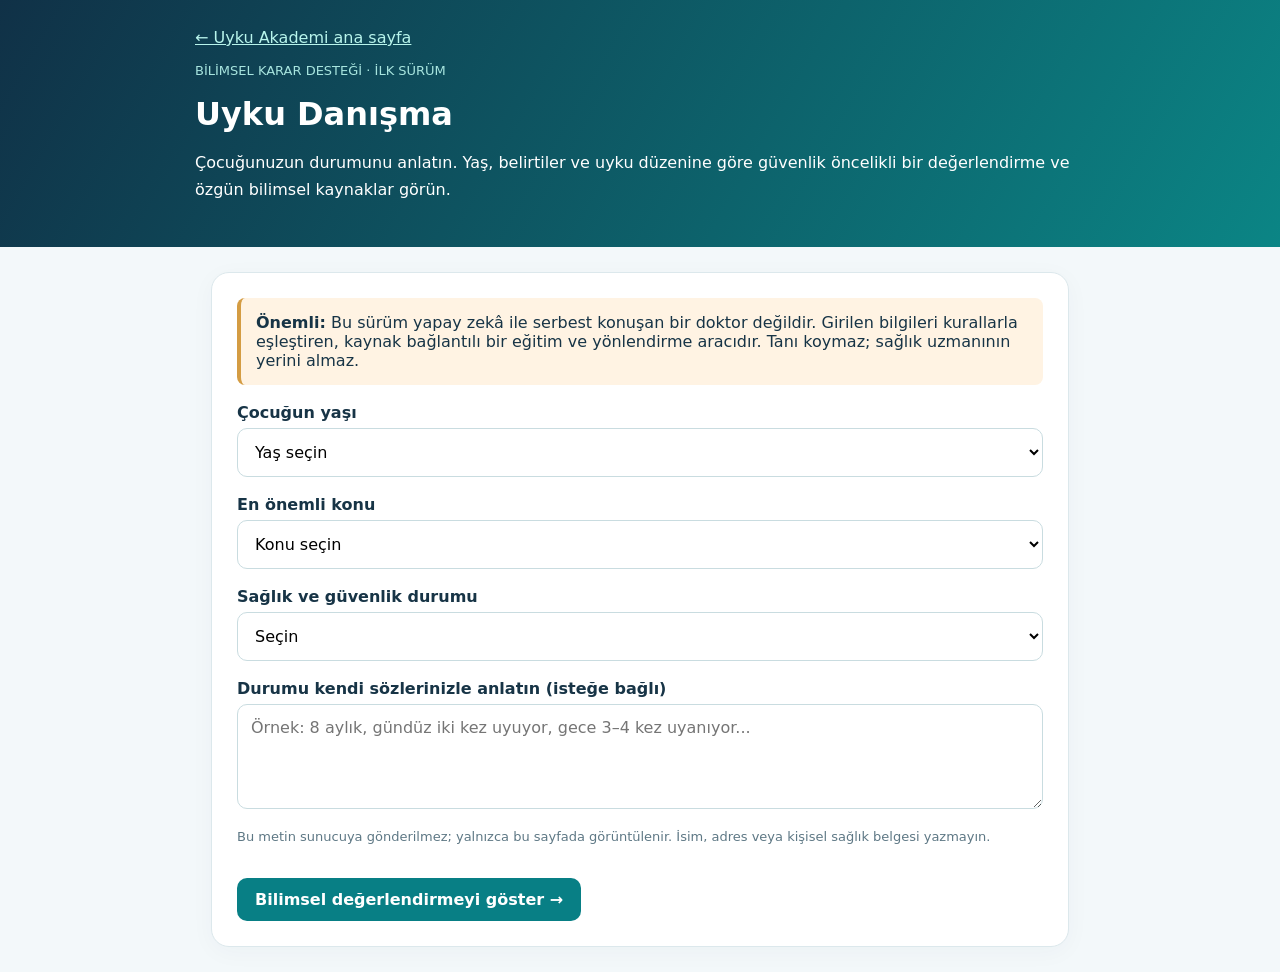
<file: danisma.html>
<!doctype html><html lang="tr"><head><meta charset="utf-8"><meta name="viewport" content="width=device-width,initial-scale=1"><title>Uyku Akademi | Bilimsel Uyku Danışma</title><style>:root{font-family:system-ui,-apple-system,"Segoe UI",sans-serif;color:#173446;background:#f3f8fa}*{box-sizing:border-box}body{margin:0}header{background:linear-gradient(120deg,#103147,#0b8585);color:white;padding:28px 5vw}header a{color:#b8f5ec}main{max-width:890px;margin:25px auto;padding:0 16px}.panel{background:white;border:1px solid #dce8ec;border-radius:18px;padding:25px;margin-bottom:15px;box-shadow:0 5px 25px #12334a09}h1{margin:6px 0}h2{margin-top:0}p{line-height:1.7}label{font-weight:700;display:block;margin:18px 0 6px}select,textarea{width:100%;border:1px solid #c9dce0;border-radius:10px;padding:13px;font:inherit;background:white}textarea{min-height:105px;resize:vertical}button{background:#087f85;color:white;border:0;padding:12px 18px;border-radius:10px;font:inherit;font-weight:700;cursor:pointer;margin-top:16px}.note{background:#e9f7f4;padding:15px;border-radius:10px}.warn{background:#fff3e3;border-left:4px solid #d49c43;padding:15px;border-radius:8px}.danger{background:#fff0ef;border-left:4px solid #c65351;padding:15px;border-radius:8px}a{color:#087e85}.src{display:block;border:1px solid #dce8ec;padding:13px;border-radius:9px;margin:9px 0;text-decoration:none}.small{font-size:13px;color:#5e7885}ul{line-height:1.85}#result{display:none}.pill{display:inline-block;background:#dff2ef;border-radius:20px;padding:4px 10px;font-size:12px;color:#066f75;font-weight:700}</style></head><body><header><div style="max-width:890px;margin:auto"><a href="index.html">← Uyku Akademi ana sayfa</a><p class="small" style="color:#a8e5df">BİLİMSEL KARAR DESTEĞİ · İLK SÜRÜM</p><h1>Uyku Danışma</h1><p>Çocuğunuzun durumunu anlatın. Yaş, belirtiler ve uyku düzenine göre güvenlik öncelikli bir değerlendirme ve özgün bilimsel kaynaklar görün.</p></div></header><main><section class="panel"><div class="warn"><b>Önemli:</b> Bu sürüm yapay zekâ ile serbest konuşan bir doktor değildir. Girilen bilgileri kurallarla eşleştiren, kaynak bağlantılı bir eğitim ve yönlendirme aracıdır. Tanı koymaz; sağlık uzmanının yerini almaz.</div><form id="form"><label for="age">Çocuğun yaşı</label><select id="age" required><option value="">Yaş seçin</option><option value="0">0–3 ay</option><option value="1">4–5 ay</option><option value="2">6–11 ay</option><option value="3">12–23 ay</option><option value="4">2–5 yaş</option></select><label for="issue">En önemli konu</label><select id="issue" required><option value="">Konu seçin</option><option value="wake">Gece sık uyanıyor</option><option value="feed">Beslenmeden uyuyamıyor</option><option value="short">Gündüz uykuları kısa</option><option value="bed">Yatma saatinde direniyor</option><option value="cry">Uykuya geçerken ağlıyor</option><option value="safe">Uyku ortamı / güvenli uyku</option><option value="other">Başka bir uyku sorusu</option></select><label for="health">Sağlık ve güvenlik durumu</label><select id="health" required><option value="">Seçin</option><option value="urgent">Nefes almada güçlük, morarma, yanıt vermeme veya nöbet var</option><option value="medical">Ateş, belirgin beslenme azalması, sürekli horlama, ağrı veya başka hastalık belirtisi var</option><option value="prem">Prematüre doğum, büyüme sorunu veya özel tıbbi takip var</option><option value="none">Bildiğim belirgin sağlık sorunu yok</option></select><label for="details">Durumu kendi sözlerinizle anlatın (isteğe bağlı)</label><textarea id="details" maxlength="1000" placeholder="Örnek: 8 aylık, gündüz iki kez uyuyor, gece 3–4 kez uyanıyor..."></textarea><p class="small">Bu metin sunucuya gönderilmez; yalnızca bu sayfada görüntülenir. İsim, adres veya kişisel sağlık belgesi yazmayın.</p><button type="submit">Bilimsel değerlendirmeyi göster →</button></form></section><section id="result" class="panel" aria-live="polite"></section></main><script>
const refs={aap:["AAP 2022 — Güvenli Bebek Uykusu","https://doi.org/10.1542/peds.2022-057990"],aasm:["AASM 2016 — Yaşa Göre Uyku Süreleri","https://doi.org/10.5664/jcsm.5866"],nsf:["NSF 2015 — Yenidoğan Uyku Süresi Önerileri","https://doi.org/10.1016/j.sleh.2014.12.010"],grad:["Gradisar ve ark. 2016 — 43 Bebekle Randomize Deney","https://pubmed.ncbi.nlm.nih.gov/27221288/"],mind:["Mindell ve ark. 2006 — Davranışsal Uyku Yaklaşımları Derlemesi","https://pubmed.ncbi.nlm.nih.gov/17068979/"],who:["WHO 2019 — Beş Yaş Altı Uyku ve Hareket Rehberi","https://www.ncbi.nlm.nih.gov/books/NBK541170/"]};
const esc=s=>String(s||"").replace(/[&<>"']/g,c=>({"&":"&amp;","<":"&lt;",">":"&gt;",'"':"&quot;","'":"&#39;"}[c]));
function sources(keys){return '<h3>Bilimsel kaynaklar</h3>'+keys.map(k=>'<a class="src" href="'+refs[k][1]+'" target="_blank" rel="noopener noreferrer"><b>'+refs[k][0]+'</b> ↗<div class="small">Orijinal yayına git</div></a>').join("")}
document.getElementById("form").addEventListener("submit",e=>{e.preventDefault();const a=Number(document.getElementById("age").value),issue=document.getElementById("issue").value,health=document.getElementById("health").value,details=document.getElementById("details").value.trim();if(document.getElementById("age").value===""||!issue||!health)return;let h='<span class="pill">KİŞİYE ÖZEL TANI DEĞİL · EĞİTİM AMAÇLI</span><h2>Durum değerlendirmesi</h2>';if(details)h+='<div class="note"><b>Paylaştığınız durum:</b><p>'+esc(details)+'</p></div>';let keys=["aap","aasm"];if(health==="urgent"){h+='<div class="danger"><h3>Acil değerlendirme gerekli olabilir</h3><p>Nefes alamama, morarma, yanıtsızlık veya nöbet gibi belirtilerde uyku önerileriyle zaman kaybetmeyin. Türkiye’de acil yardım için <b>112</b> ile iletişime geçin.</p></div>';keys=["aap"]}else if(health==="medical"){h+='<div class="warn"><h3>Önce sağlık değerlendirmesi</h3><p>Ateş, beslenmede belirgin azalma, ağrı, sürekli horlama veya hastalık belirtileri uyku düzenini etkileyebilir. Çocuk hekiminizle görüşün; yalnızca davranışsal uyku yöntemi uygulamayın.</p></div>'}else if(health==="prem"){h+='<div class="warn"><h3>Bireysel tıbbi plan gerekli</h3><p>Prematüre doğum, büyüme güçlüğü veya özel takip varsa düzeltilmiş yaş, beslenme ve hekim planı dikkate alınmalıdır. Genel uyku çizelgelerini doğrudan uygulamayın.</p></div>'}else{h+='<div class="note"><h3>İlk değerlendirme</h3><p>Yaşa uygun uyku gereksinimi, gündüz düzeni, beslenme, güvenli uyku koşulları ve ailenin hedefi birlikte ele alınmalıdır.</p></div>'}
if(health!=="urgent"){if(a===0){h+='<h3>0–3 ay için önemli bilgiler</h3><ul><li>Yenidoğanda gece uyanmaları ve beslenme gereksinimi olağandır.</li><li>Toplam uyku için 14–17 saat önerisi bir aralıktır, kesin hedef değildir.</li><li>Gece beslenmesini kesme veya ağlamayı görmezden gelmeye dayalı program başlatmayın.</li><li>Her uykuya sırtüstü, düz ve sert ayrı yüzeyde başlayın.</li></ul>';keys=["nsf","aap"]}else{let ranges=["","12–16 saat","12–16 saat","11–14 saat","10–13 saat"];h+='<h3>Yaşa uygun uyku çerçevesi</h3><p>Bu yaş grubunda 24 saatlik toplam uyku için <b>'+ranges[a]+'</b> aralığı önerilir (gündüz uykuları dahil). Bu, her çocuk için sabit bir zorunluluk değildir.</p>';if(issue==="wake"||issue==="feed"){h+='<h3>Gece uyanması ve beslenme</h3><ul><li>Uyanmaların ne zaman başladığını, beslenmeyi, gündüz uykularını ve yakın dönem hastalığı değerlendirin.</li><li>Uykuya dalma koşullarını ve ailece sürdürülebilir bir yatış rutinini gözden geçirin.</li><li>Gece beslenmesinin gerekip gerekmediği yalnızca yaşa bakılarak belirlenmez.</li></ul>';if(a>=2){h+='<p><b>Deney kanıtı:</b> 6–16 aylık 43 bebekle yapılan randomize deneyde belirli davranışsal yöntemler araştırılmıştır. Sonuçlar her bebeğe genellenemez.</p>';keys.push("grad","mind")}}else if(issue==="bed"||issue==="cry"){h+='<h3>Yatış rutini için değerlendirme</h3><ul><li>Akşam geçişini sakin ve öngörülebilir hâle getirin.</li><li>Gündüz uyku süresini, son uyanma zamanını ve çocuğun korku/rahatsızlık belirtilerini gözleyin.</li><li>Ağlama nedenini anlamadan tek bir davranışsal yönteme bağlamayın.</li></ul>';keys.push("mind")}else if(issue==="short"){h+='<h3>Gündüz uykuları</h3><p>Gündüz uykusunun tek tek süresinden önce 24 saatlik toplam uyku, çocuğun gündüz durumu ve yaşa uygun gereksinimi birlikte değerlendirilir.</p>'}else if(issue==="safe"){h+='<h3>Güvenli uyku</h3><p>Bir yaşın altındaki bebeklerde sırtüstü başlangıç, sert-düz ayrı yüzey, boş yatak ve oda paylaşımı temel önerilerdir.</p>'}else{h+='<h3>İlk adım</h3><p>Belirti başlangıcını, 24 saatlik toplam uykuyu, beslenmeyi, gündüz işlevini ve güvenli uyku koşullarını not edin.</p>'}}}
h+='<h3>Değerlendirmeyi netleştirmek için sorular</h3><ul><li>Bu durum kaç gündür sürüyor ve aniden mi başladı?</li><li>24 saatte toplam ne kadar uyuyor?</li><li>Beslenme, kilo alımı veya sağlık durumunda değişiklik var mı?</li><li>Gündüz uykuları ve akşam rutini nasıl?</li></ul><p class="small">Bu sorular mevcut sürümde otomatik takip konuşmasına dönüşmez. Tam etkileşimli yapay zekâ danışmanı için güvenli bir sunucu, doğrulanmış kaynak erişimi ve klinik güvenlik denetimi gerekir.</p>'+sources([...new Set(keys)]);const el=document.getElementById("result");el.innerHTML=h;el.style.display="block";el.scrollIntoView({behavior:"smooth",block:"start"})});
</script></body></html>
</file>
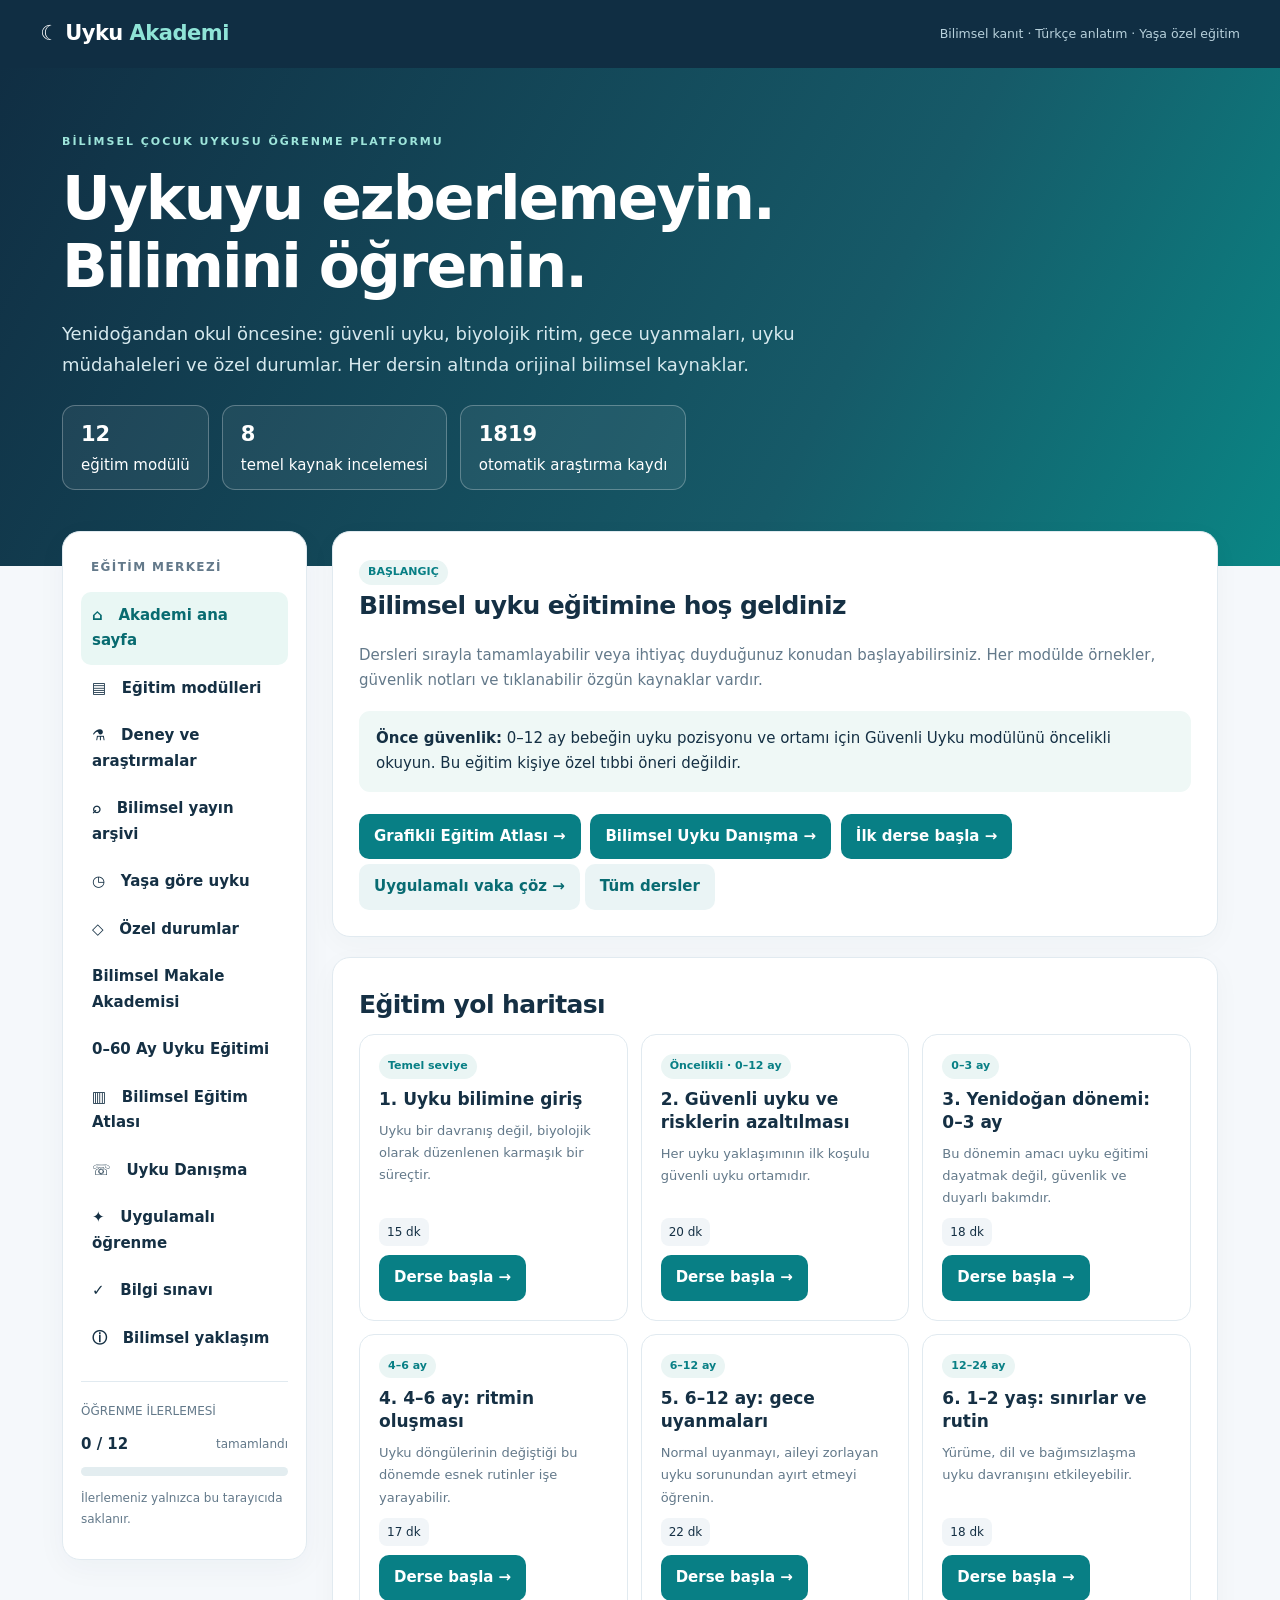
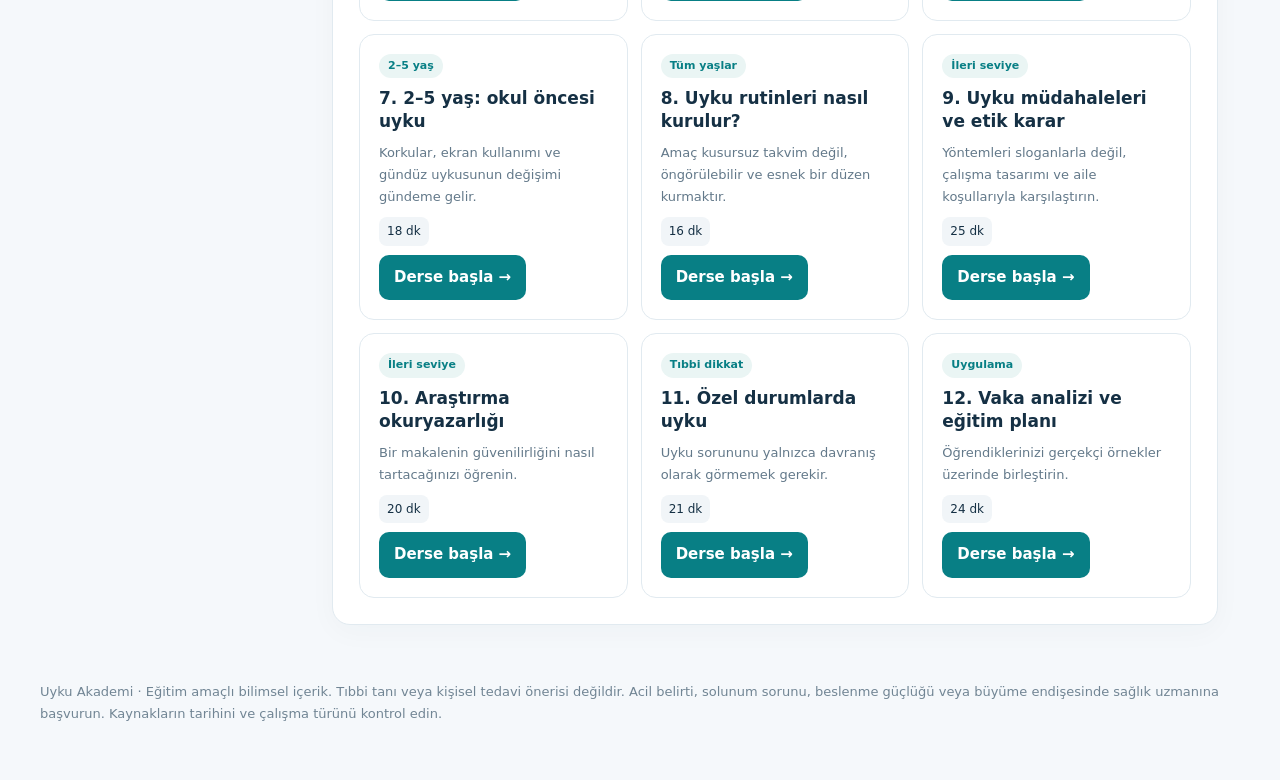
<file: eski-egitim.html>
<!doctype html>
<html lang="tr"><head><meta charset="utf-8"><meta name="viewport" content="width=device-width,initial-scale=1"><meta name="theme-color" content="#102d43"><title>Uyku Akademi | Bilimsel Bebek ve Çocuk Uykusu Eğitimi</title>
<style>
:root{--ink:#153044;--sub:#63798a;--teal:#087f85;--mint:#e9f7f4;--line:#e1eaf0;--bg:#f5f8fb;--gold:#e7b868}*{box-sizing:border-box}body{margin:0;background:var(--bg);color:var(--ink);font:15px/1.7 system-ui,-apple-system,"Segoe UI",sans-serif}a{color:#087c86}button,input,select{font:inherit}button{cursor:pointer}.wrap{max-width:1200px;margin:auto;padding:0 22px}.top{background:#102e43;color:#fff}.topin{display:flex;align-items:center;justify-content:space-between;padding:16px 0;gap:15px}.brand{font-size:21px;font-weight:800;letter-spacing:-.5px}.brand span{color:#8fe4d7}.top small{color:#b7d0db}.hero{background:linear-gradient(118deg,#102e43 0%,#165a68 65%,#0a8685 100%);color:white;padding:65px 0 76px}.eyebrow{color:#9ee5db;letter-spacing:2px;text-transform:uppercase;font-size:11px;font-weight:800}.hero h1{font-size:clamp(34px,5vw,60px);line-height:1.13;letter-spacing:-2px;max-width:780px;margin:14px 0}.hero p{max-width:750px;color:#d6e9ee;font-size:18px}.hero .stats{display:flex;gap:13px;flex-wrap:wrap;margin-top:25px}.stat{border:1px solid #ffffff45;background:#ffffff10;border-radius:13px;padding:11px 18px}.stat b{font-size:21px;display:block}.layout{display:grid;grid-template-columns:245px minmax(0,1fr);gap:25px;margin-top:-35px;position:relative;align-items:start}.sidebar{background:white;border:1px solid var(--line);border-radius:18px;padding:18px;position:sticky;top:15px;box-shadow:0 8px 30px #1232470a}.sidebar h3{font-size:12px;letter-spacing:1.4px;color:var(--sub);margin:7px 10px 14px}.nav{width:100%;display:flex;gap:11px;align-items:center;border:0;background:transparent;color:var(--ink);padding:11px;border-radius:10px;text-align:left;font-weight:650}.nav:hover,.nav.active{background:var(--mint);color:#086b70}.main{min-width:0}.panel{background:white;border:1px solid var(--line);border-radius:18px;padding:26px;margin-bottom:20px;box-shadow:0 7px 28px #12324708}.panel h2{margin:0 0 8px;font-size:25px;letter-spacing:-.6px}.muted{color:var(--sub)}.cards{display:grid;grid-template-columns:repeat(auto-fit,minmax(220px,1fr));gap:13px}.course{border:1px solid var(--line);border-radius:15px;padding:19px;background:white;display:flex;flex-direction:column;gap:9px}.course:hover{border-color:#69bdbb;box-shadow:0 8px 22px #087f8515}.course h3{margin:0;font-size:17px;line-height:1.35}.course p{margin:0;color:var(--sub);font-size:13px;flex:1}.tag{display:inline-block;border-radius:99px;background:#eaf5f4;color:#087f85;padding:3px 9px;font-size:11px;font-weight:800;align-self:start}.btn{border:0;background:var(--teal);color:white;border-radius:10px;padding:10px 15px;font-weight:700}.btn.secondary{background:#eaf4f5;color:#086b72}.btn:focus-visible,.nav:focus-visible{outline:3px solid #e7b868;outline-offset:2px}.lesson{border-left:3px solid #0c898b;padding:4px 0 4px 17px;margin:21px 0}.lesson h3{font-size:18px;margin:0 0 7px}.lesson p{margin:6px 0}.note{padding:15px 17px;border-radius:11px;background:#eff8f6;margin:17px 0}.caution{background:#fff5e8;border-left:4px solid #d99b37}.danger{background:#fff0ef;border-left:4px solid #c65a52}.source{display:block;border:1px solid var(--line);border-radius:12px;padding:13px 15px;margin:10px 0;text-decoration:none;color:var(--ink)}.source:hover{border-color:#0b8d8a;background:#f8fdfc}.source small{display:block;color:var(--sub)}.source strong{display:block}.source .go{color:#087f85;font-weight:750;font-size:12px}.bar{height:9px;background:#e3edf0;border-radius:99px;overflow:hidden}.bar i{display:block;height:100%;background:linear-gradient(90deg,#079b95,#55bba5);width:0}.progress{display:flex;justify-content:space-between;gap:8px;align-items:center;margin:10px 0}.search{width:100%;border:1px solid #cbdde3;padding:13px;border-radius:11px;margin:12px 0}.research{padding:15px 0;border-bottom:1px solid var(--line)}.research a{font-weight:700}.research small{color:var(--sub)}.pill{display:inline-block;background:#f1f5f8;border-radius:8px;padding:4px 8px;font-size:12px}.options{display:grid;gap:9px}.option{border:1px solid var(--line);background:#fff;border-radius:11px;text-align:left;padding:12px}.option.chosen{border-color:#087f85;background:#ecf9f6}.hidden{display:none!important}.foot{padding:36px 0 55px;color:#718594;font-size:13px}.foot a{color:#577b87}.agegrid{display:grid;grid-template-columns:repeat(auto-fit,minmax(165px,1fr));gap:10px}.age{background:#f0f8f7;padding:15px;border-radius:12px}.age b{font-size:23px;color:#087f85}.age span{display:block;font-size:12px;color:#627c86}.callout{font-size:13px;color:#607887}.row{display:flex;gap:9px;flex-wrap:wrap;align-items:center}.coursebutton{align-self:start}.q{padding:15px 0;border-bottom:1px solid var(--line)}.q h3{margin:0 0 10px}.small{font-size:12px}@media(max-width:780px){.layout{display:block}.sidebar{position:static;margin-bottom:18px}.sidebar nav{display:grid;grid-template-columns:repeat(2,minmax(0,1fr));gap:3px}.nav{font-size:12px;padding:10px 7px}.hero{padding:40px 0 60px}.panel{padding:20px}.top small{display:none}}
</style></head><body>
<div class="top"><div class="wrap topin"><div class="brand">☾ Uyku <span>Akademi</span></div><small>Bilimsel kanıt · Türkçe anlatım · Yaşa özel eğitim</small></div></div>
<section class="hero"><div class="wrap"><div class="eyebrow">Bilimsel çocuk uykusu öğrenme platformu</div><h1>Uykuyu ezberlemeyin.<br>Bilimini öğrenin.</h1><p>Yenidoğandan okul öncesine: güvenli uyku, biyolojik ritim, gece uyanmaları, uyku müdahaleleri ve özel durumlar. Her dersin altında orijinal bilimsel kaynaklar.</p><div class="stats"><div class="stat"><b>12</b>eğitim modülü</div><div class="stat"><b>8</b>temel kaynak incelemesi</div><div class="stat"><b id="count">—</b>otomatik araştırma kaydı</div></div></div></section>
<div class="wrap layout"><aside class="sidebar"><h3>EĞİTİM MERKEZİ</h3><nav id="menu"><button class="nav active" data-page="home">⌂ &nbsp; Akademi ana sayfa</button><button class="nav" data-page="courses">▤ &nbsp; Eğitim modülleri</button><button class="nav" data-page="evidence">⚗ &nbsp; Deney ve araştırmalar</button><button class="nav" data-page="library">⌕ &nbsp; Bilimsel yayın arşivi</button><button class="nav" data-page="ages">◷ &nbsp; Yaşa göre uyku</button><button class="nav" data-page="cases">◇ &nbsp; Özel durumlar</button><a class="nav" href="makale-akademisi.html" style="text-decoration:none">Bilimsel Makale Akademisi</a><a class="nav" href="yas-egitimi.html" style="text-decoration:none">0–60 Ay Uyku Eğitimi</a><a class="nav" href="atlas.html" style="text-decoration:none">▥ &nbsp; Bilimsel Eğitim Atlası</a><a class="nav" href="danisma.html" style="text-decoration:none">☏ &nbsp; Uyku Danışma</a><button class="nav" data-page="lab">✦ &nbsp; Uygulamalı öğrenme</button><button class="nav" data-page="quiz">✓ &nbsp; Bilgi sınavı</button><button class="nav" data-page="about">ⓘ &nbsp; Bilimsel yaklaşım</button></nav><hr style="border:0;border-top:1px solid var(--line);margin:19px 0"><div class="small muted">ÖĞRENME İLERLEMESİ</div><div class="progress"><b id="done">0 / 12</b><span class="small muted">tamamlandı</span></div><div class="bar"><i id="progressbar"></i></div><p class="small muted">İlerlemeniz yalnızca bu tarayıcıda saklanır.</p></aside><main class="main"><div id="content"></div></main></div>
<footer class="wrap foot">Uyku Akademi · Eğitim amaçlı bilimsel içerik. Tıbbi tanı veya kişisel tedavi önerisi değildir. Acil belirti, solunum sorunu, beslenme güçlüğü veya büyüme endişesinde sağlık uzmanına başvurun. Kaynakların tarihini ve çalışma türünü kontrol edin.</footer>
<script>
const refs={
aap:{name:"AAP (2022) — Sleep-Related Infant Deaths: Updated Recommendations",type:"Klinik rehber / kanıt değerlendirmesi",url:"https://doi.org/10.1542/peds.2022-057990",take:"Bebekleri her uykuda sırtüstü, düz ve sert bir yüzeyde yatırma; yumuşak nesneleri uzak tutma; en az ilk 6 ay oda paylaşımı önerilir.",limit:"Klinik rehberdir; tek bir randomize deney değildir."},
aasm:{name:"Paruthi ve ark. (2016) — Recommended Amount of Sleep for Pediatric Populations",type:"Uzman konsensüsü",url:"https://doi.org/10.5664/jcsm.5866",take:"4–12 ay: 12–16 saat; 1–2 yaş: 11–14 saat; 3–5 yaş: 10–13 saat (24 saatte, gündüz uykuları dahil).",limit:"Bireysel farklılıkları ortadan kaldıran kesin hedefler değildir."},
nsf:{name:"Hirshkowitz ve ark. (2015) — National Sleep Foundation Sleep Time Duration Recommendations",type:"Uzman paneli / literatür değerlendirmesi",url:"https://doi.org/10.1016/j.sleh.2014.12.010",take:"0–3 ay için önerilen toplam uyku süresi 14–17 saattir.",limit:"Bebeklerin tümü aynı saatte uyumaz; klinik değerlendirme önemlidir."},
grad:{name:"Gradisar ve ark. (2016) — Behavioral Interventions for Infant Sleep Problems",type:"Randomize kontrollü deney",url:"https://pubmed.ncbi.nlm.nih.gov/27221288/",take:"6–16 aylık 43 bebekte dereceli yanıt geciktirme ve yatış saatini kademeli kaydırma yaklaşımları incelendi; bazı uyku ölçütlerinde iyileşme bildirildi.",limit:"Küçük örneklem, seçilmiş yaş aralığı; yenidoğanlara genellenemez."},
price:{name:"Price ve ark. (2012) — Five-Year Follow-up of Harms and Benefits of Behavioral Infant Sleep Intervention",type:"Uzun dönem izlem araştırması",url:"https://pubmed.ncbi.nlm.nih.gov/22966034/",take:"Önceki davranışsal uyku müdahalesine katılan ailelerin uzun dönem sonuçları incelendi; ölçülen bazı uzun dönem çocuk/aile sonuçlarında anlamlı fark bulunmadı.",limit:"Belirli müdahale ve popülasyona ilişkin izlem; tüm yöntemlerin zararsızlığını kanıtlamaz."},
mind:{name:"Mindell ve ark. (2006) — Behavioral Treatment of Bedtime Problems and Night Wakings",type:"Literatür incelemesi",url:"https://pubmed.ncbi.nlm.nih.gov/17068979/",take:"Yatma zamanı sorunları ve gece uyanmaları için davranışsal yaklaşımları sınıflandırıp mevcut çalışmaları değerlendirdi.",limit:"İncelenen çalışmalar yöntem ve kalite açısından farklılık gösterir."},
who:{name:"WHO (2019) — Guidelines on Physical Activity, Sedentary Behaviour and Sleep for Children Under 5",type:"Uluslararası sağlık rehberi",url:"https://www.ncbi.nlm.nih.gov/books/NBK541170/",take:"0–4 yaşta uyku, hareket ve hareketsiz davranışın birlikte ele alınmasını önerir.",limit:"Nüfus düzeyinde öneridir; bireysel tıbbi değerlendirme yerine geçmez."},
eutil:{name:"NCBI — Entrez Programming Utilities (PubMed veri erişimi)",type:"Veri kaynağı / teknik dokümantasyon",url:"https://www.ncbi.nlm.nih.gov/books/NBK25501/",take:"PubMed bibliyografik kayıtlarının nasıl sorgulandığını ve erişildiğini açıklar.",limit:"Veri tabanında listelenmek, çalışmanın kaliteli veya klinik olarak doğrulanmış olduğu anlamına gelmez."}
};
const modules=[
{title:"Uyku bilimine giriş",age:"Temel seviye",time:"15 dk",intro:"Uyku bir davranış değil, biyolojik olarak düzenlenen karmaşık bir süreçtir.",sections:[["Uyku neden gereklidir?","Uyku; öğrenme, hafıza, duygu düzenleme ve fizyolojik toparlanmayla ilişkilidir. Bebek uykusu yetişkin uykusunun küçültülmüş hâli değildir: gelişimle birlikte uyku-uyanıklık düzeni değişir."],["Uyku basıncı ve biyolojik saat","Uyanık kalınan sürede uyuma eğilimi artar (homeostatik süreç). Gün ışığı, günlük düzen ve olgunlaşan sirkadiyen sistem de uyku zamanlamasını etkiler. İlk aylarda düzenli gece-gündüz ayrımı henüz gelişmektedir."],["Örnek değerlendirme","Bir bebeğin bir gece sık uyanması tek başına uyku bozukluğu tanısı değildir. Yaş, beslenme, büyüme, hastalık, uyku ortamı ve gündüz uykuları birlikte değerlendirilir."],["Yanlış çıkarım","İnternetteki 'her bebek şu saatte uyumalı' çizelgeleri biyolojik zorunluluk değildir. Süre önerileri aralıktır, kesin reçete değil."]],sources:["aasm","nsf","who"]},
{title:"Güvenli uyku ve risklerin azaltılması",age:"Öncelikli · 0–12 ay",time:"20 dk",intro:"Her uyku yaklaşımının ilk koşulu güvenli uyku ortamıdır.",sections:[["Uyku pozisyonu","Bir yaşından küçük bebek her uykuya sırtüstü yatırılır. Yan ve yüzüstü başlangıç pozisyonu önerilmez. Bebek kendi kendine her iki yöne dönebiliyorsa yine sırtüstü yatırılarak başlanır; sürekli yeniden çevirme genellikle gerekmez."],["Yatak ve ortam","Sert, düz, eğimsiz ve bebeğe uygun yatak yüzeyi kullanılır. Yastık, yorgan, tampon, oyuncak, pozisyoner ve ağırlıklı uyku ürünleri uyku alanından uzak tutulur."],["Aynı oda, ayrı yüzey","AAP, en az ilk 6 ay ebeveynle aynı odada fakat ayrı uyku yüzeyinde uyumayı önerir. Koltukta veya kanepede bebekle uyuyakalmak özellikle risklidir."],["Örnek olay","Bebek yalnızca ana kucağında uyuduysa güvenli ve uygun koşullarda mümkün olduğunda düz uyku yüzeyine aktarılır. Araç koltuğu, salıncak ve eğimli ürünler rutin uyku yatağı değildir."],["İstisna","Tıbbi özel durumlarda bireysel plan çocuk hekimi tarafından belirlenir; reflü şüphesi sırtüstü uyku kuralını kendi başına değiştirme gerekçesi değildir."]],sources:["aap"]},
{title:"Yenidoğan dönemi: 0–3 ay",age:"0–3 ay",time:"18 dk",intro:"Bu dönemin amacı uyku eğitimi dayatmak değil, güvenlik ve duyarlı bakımdır.",sections:[["Beklenen düzen","Yenidoğanda uyku gün içine dağılır. 0–3 ay için 24 saatte yaklaşık 14–17 saatlik toplam uyku önerisi vardır; kişisel değişkenlik yüksektir."],["Beslenme ve gece uyanmaları","Gece uyanmaları ve beslenme gereksinimi bu dönemde olağandır. Özellikle ilk haftalarda beslenmeyi uzatmak veya gece beslenmesini kesmek amacıyla uyku yöntemi uygulanmaz."],["Nazik gündüz-gece ayrımı","Gündüz doğal ışık ve normal ev yaşamı, geceleri daha loş ve sakin bir ortam yardımcı olabilir. Bu bir garanti veya kesin saat programı değildir."],["Uygulama örneği","Bebek uyandı → açlık/bez/rahatsızlık kontrolü → yaşa uygun beslenme ve temas → güvenli uyku yüzeyine dönüş. Ağlamayı görmezden gelmek bu dönemin hedefi değildir."],["Ne zaman yardım?","Beslenmede belirgin azalma, solunum güçlüğü, ateş veya olağan dışı halsizlikte uyku rutini tartışmak yerine sağlık değerlendirmesi gerekir."]],sources:["nsf","aap"]},
{title:"4–6 ay: ritmin oluşması",age:"4–6 ay",time:"17 dk",intro:"Uyku döngülerinin değiştiği bu dönemde esnek rutinler işe yarayabilir.",sections:[["Gelişimsel değişim","Bebeğin uyku örüntüsü olgunlaşırken daha önce uzun uyuyan bir bebek daha sık uyanabilir. Popüler '4. ay regresyonu' etiketi her bebek için bilimsel olarak sabit bir takvim değildir."],["Toplam uyku","4–12 ay için 24 saatte 12–16 saat aralığı önerilir; gündüz uykuları dahildir."],["Akşam rutini örneği","Beslenme → bez ve rahat kıyafet → kısa kitap/şarkı → ışığı azaltma → güvenli yatağa geçiş. Süre ve sıralama ailenin yaşamına uyarlanabilir."],["Gece beslenmesi","Gece beslenmesinin sürüp sürmeyeceği yalnızca aya bakılarak belirlenmez; büyüme, beslenme şekli ve sağlık durumu önemlidir."],["Sınır","6 aydan küçük bebekler için davranışsal uyku deneylerinin sonuçları otomatik olarak geçerli sayılmamalıdır."]],sources:["aasm","aap","grad"]},
{title:"6–12 ay: gece uyanmaları",age:"6–12 ay",time:"22 dk",intro:"Normal uyanmayı, aileyi zorlayan uyku sorunundan ayırt etmeyi öğrenin.",sections:[["Neden uyanır?","Gece uyanması açlık, gelişim, hastalık, ortam, bakım ihtiyacı veya uykuya dalış koşullarıyla ilişkili olabilir. Tek nedene indirgemek doğru değildir."],["İlk değerlendirme","Son günlerde hastalık var mı? Gündüz uykuları değişti mi? Bebek yeterince besleniyor mu? Uyku alanı güvenli mi? Ebeveynin hedefi nedir?"],["Davranışsal yaklaşımlar","Araştırmalarda dereceli yanıt geciktirme ve yatış saatini kademeli düzenleme gibi yöntemler incelenmiştir. Gradisar ve arkadaşlarının çalışması 6–16 aylık 43 bebek içerir."],["Örnek uygulama","Sağlıklı, uygun yaşta bir bebek için önce tutarlı ve sakin bir yatış rutini oluşturmak, sonra aile tercihine göre yaklaşım seçmek düşünülebilir. Ağlama, beslenme veya tıbbi sorunlar göz ardı edilmez."],["Kanıtın sınırı","Tek bir küçük deney bütün bebeklerde aynı sonuç beklenmesini sağlamaz; güvenlik, aile değerleri ve çocuk hekiminin önerileri önceliklidir."]],sources:["aasm","grad","mind","aap"]},
{title:"1–2 yaş: sınırlar ve rutin",age:"12–24 ay",time:"18 dk",intro:"Yürüme, dil ve bağımsızlaşma uyku davranışını etkileyebilir.",sections:[["Uyku süresi","1–2 yaş için 24 saatte 11–14 saat uyku önerilir; gündüz uykusu dahildir."],["Yatma öncesi geçiş","Her akşam öngörülebilir birkaç adım seçin: banyo gerekiyorsa banyo, pijama, kısa kitap, vedalaşma. Karmaşık veya katı bir ritüel gerekmez."],["Sınır koyma","'Bir kitap daha' gibi taleplerde sakin ve tutarlı yanıtlar, çocukla ilişkiyi koruyarak sınır koymaya yardımcı olabilir."],["Örnek olay","Çocuk yataktan kalkıyorsa önce güvenliği ve gündüz düzenini gözden geçirin; yalnızca cezalandırıcı tepkiler yerine gelişimsel ihtiyaca uygun rutin planlayın."],["İstisna","Horlama, solunum duraklaması, ağrı veya belirgin gündüz işlev kaybı varsa davranışsal açıklamaya saplanmayın."]],sources:["aasm","mind","who"]},
{title:"2–5 yaş: okul öncesi uyku",age:"2–5 yaş",time:"18 dk",intro:"Korkular, ekran kullanımı ve gündüz uykusunun değişimi gündeme gelir.",sections:[["Süreler","2 yaş için 11–14 saat; 3–5 yaş için 10–13 saat toplam uyku önerilir. Aralıklar bireysel gereksinime göre yorumlanır."],["Korkular ve güven duygusu","Karanlık korkusu veya ayrılık endişesi olduğunda duyguyu küçümsemeden güven veren kısa bir rutin oluşturun."],["Gündüz uykusu geçişi","Bazı çocuklarda gündüz uykusu giderek azalır. Gece yatışının çok gecikmesi, gündüz yorgunluğu ve toplam uyku birlikte izlenir."],["Ekran ve etkinlik","Akşam saatlerinde sakin etkinliklere geçişi kolaylaştırmak için ekranların yerini kitap, sohbet veya sessiz oyun alabilir."],["Örnek","Çocuk 21.00'de uyuyamıyorsa yalnızca daha erken yatağa koymak yerine gündüz uykusu süresi, yatış rutini ve sabah kalkışını birlikte değerlendirin."]],sources:["aasm","who","mind"]},
{title:"Uyku rutinleri nasıl kurulur?",age:"Tüm yaşlar",time:"16 dk",intro:"Amaç kusursuz takvim değil, öngörülebilir ve esnek bir düzen kurmaktır.",sections:[["Rutin ile saat farkı","Rutin aynı sırayla tekrarlanan sakin adımlardır. Dakikası dakikasına sabit saat zorunlu değildir."],["Üç basamaklı yaklaşım","1) Mevcut uyku ve beslenme düzenini birkaç gün gözleyin. 2) Yaşa uygun kısa bir yatış dizisi seçin. 3) Ailenin sürdürebileceği şekilde tutarlı uygulayıp yeniden değerlendirin."],["Gözlem örneği","Gündüz uykusu, yatış, uyanma ve beslenme notları; örüntü görmeye yardımcı olabilir. Notlar ebeveyni strese sokuyorsa azaltılabilir."],["Kaçınılacak hata","Bir gecelik zorlanmadan sonra yöntemi sürekli değiştirmek veya bebeğin sinyallerini yok saymak, öğrenmeyi zorlaştırabilir."],["Bilimsel bağlam","Davranışsal müdahalelere dair literatür mevcuttur; ancak araştırmalardaki müdahale paketleri, ailelerin gerçek yaşamındaki uygulamalardan farklı olabilir."]],sources:["mind","grad","aap"]},
{title:"Uyku müdahaleleri ve etik karar",age:"İleri seviye",time:"25 dk",intro:"Yöntemleri sloganlarla değil, çalışma tasarımı ve aile koşullarıyla karşılaştırın.",sections:[["Yöntem haritası","Davranışsal literatürde rutin oluşturma, yatış saatini düzenleme, ebeveyn varlığını kademeli değiştirme ve yanıt geciktirme gibi farklı yaklaşımlar bulunur."],["Deney neyi test etti?","Gradisar 2016: 43 bebek, 6–16 ay; belirli davranışsal yaklaşımlar karşılaştırıldı. Ölçülen bazı uyku sonuçlarında iyileşme görüldü; sonuçlar her yaşa ve her aileye taşınamaz."],["Uzun dönem veri","Price 2012, daha önceki bir müdahale grubunun yıllar sonraki sonuçlarını inceledi. Ölçülen sonuçlarda bazı anlamlı farklılıkların bulunmaması 'bütün uyku eğitimleri kesinlikle zararsız' demek değildir."],["Aile tercihleri","Ağlamaya yaklaşım, ebeveynin ruh sağlığı, bebeğin tıbbi durumu ve bakım kapasitesi birlikte düşünülmelidir. Hiçbir tek yöntem zorunlu değildir."],["Güvenlik sınırı","Yenidoğan, hasta, yetersiz beslenen veya özel tıbbi gereksinimli bebekte genel internet uyku protokolleri uygulanmaz."]],sources:["grad","price","mind","aap"]},
{title:"Araştırma okuryazarlığı",age:"İleri seviye",time:"20 dk",intro:"Bir makalenin güvenilirliğini nasıl tartacağınızı öğrenin.",sections:[["Çalışma türleri","Randomize kontrollü deney, gözlemsel araştırma, sistematik derleme ve klinik rehber aynı şey değildir. Nedensellik iddiası için tasarım kritik önem taşır."],["Örneklem ve karşılaştırma","43 kişilik bir çalışmanın sonucu daha büyük ve farklı popülasyonlarda sınanmalıdır. Kontrol grubu, seçilim ve takip kaybı yorumlamayı etkiler."],["Ölçülen sonuç","Ebeveynin bildirdiği gece uyanması ile objektif ölçüm farklı olabilir. Bir sonucun istatistiksel anlamlılığı, her zaman klinik açıdan büyük etki demek değildir."],["Makale kaydı ≠ kanıt","PubMed'de yer alan bir başlık, otomatik olarak güvenilir öneri değildir. Tam metin, yöntem, örneklem, yanlılık ve sonuçlar ayrıca değerlendirilmelidir."],["Uygulama","Kaynak bağlantısını açın; çalışma türünü, katılımcı yaşını, karşılaştırma grubunu, sonuç ölçütünü ve sınırlılıkları beş başlık altında not edin."]],sources:["grad","price","mind","eutil"]},
{title:"Özel durumlarda uyku",age:"Tıbbi dikkat",time:"21 dk",intro:"Uyku sorununu yalnızca davranış olarak görmemek gerekir.",sections:[["Prematüre bebek","Düzeltilmiş yaş, beslenme, gelişim ve hekim önerileri önemlidir. Genel uyku çizelgeleri prematüre bebek için doğrudan reçete değildir."],["Reflü ve kusma","Şüpheli reflüde yatağı eğmek veya yüzüstü yatırmak güvenli uyku rehberinin yerine geçmez; klinik değerlendirme gerekir."],["Hastalık ve ateş","Hasta bebeğin uyku örüntüsü değişebilir. Beslenme azalması, solunum sıkıntısı, susuzluk veya olağan dışı uyku hâli varsa sağlık hizmeti alınmalıdır."],["Horlama ve apne belirtileri","Sürekli yüksek sesli horlama, nefes durması veya solunum güçlüğü şüphesinde çocuk hekimine başvurulmalıdır."],["Aile tükenmişliği","Ebeveyn uykusuzluğu da önemlidir. Güvenli bakım paylaşımı, sosyal destek ve gerektiğinde profesyonel yardım planlanmalıdır."]],sources:["aap","who","aasm"]},
{title:"Vaka analizi ve eğitim planı",age:"Uygulama",time:"24 dk",intro:"Öğrendiklerinizi gerçekçi örnekler üzerinde birleştirin.",sections:[["Vaka A — 2 aylık bebek","Gece 2–3 saatte bir uyanıyor. İlk soru: büyüme ve beslenme nasıl, güvenli uyku alanı var mı? Bu yaşta gece beslenmesini kesme hedefi koymayın."],["Vaka B — 8 aylık bebek","Son hafta sık uyanıyor. Hastalık, dişle ilgili rahatsızlık, ayrılık tepkisi, gündüz uyku düzeni ve aile beklentilerini birlikte değerlendirin. Güvenli rutini gözden geçirin."],["Vaka C — 20 aylık çocuk","Her gece yatışa direniyor. Akşam rutini, gündüz uykusunun zamanı ve sınır koyma biçimini gözlemleyin; yaşa uygun toplam uyku aralığını referans alın."],["Vaka D — 4 yaşında çocuk","Gece korkuyla uyanıyor. Önce güven duygusu ve ortamı değerlendirin; tekrarlayan korku veya işlev kaybında uzman desteği düşünün."],["Kendi kontrol listeniz","Yaş → güvenli ortam → büyüme/beslenme → hastalık işaretleri → toplam uyku → gündüz düzeni → aile hedefi → kanıt ve sınırlılık."]],sources:["aap","aasm","nsf","mind"]}
];
const cases=[
["Prematüre bebek","Düzeltilmiş yaş ve klinik izlem dikkate alınır; standart saat çizelgesi birebir uygulanmaz."],
["Gece sık beslenme","Özellikle küçük bebeklerde fizyolojik olabilir. Beslenmeyi kısıtlamadan önce sağlık uzmanıyla görüşülür."],
["Reflü şüphesi","Yatağı yükseltme veya yüzüstü uyutma güvenli uyku önerisi değildir."],
["Hastalık / ateş","Uyku rutini yerine klinik belirtiler, sıvı ve beslenme değerlendirmesi önceliklidir."],
["Diş çıkarma","Rahatsızlık geçici uyku değişikliğine katkıda bulunabilir; her uyanmayı yalnızca dişe bağlamayın."],
["Ayrılık kaygısı","Gelişimsel dönemlerde artabilir; duyarlı ve tutarlı yanıt verin."],
["Gece korkuları","Yaşa uygun güven verici yaklaşım, gündüz stresleri ve uykuyu değerlendirin."],
["Horlama / nefes durması","Sürekli horlama veya apne şüphesi profesyonel değerlendirme gerektirir."],
["Egzama / kaşıntı","Cilt rahatsızlığı uykuyu bölebilir; uygun tedavi için hekime başvurun."],
["Çoklu doğum","Her bebeğin beslenme, güvenlik ve uyku gereksinimi ayrı değerlendirilir."],
["Seyahat / saat değişimi","Işık, çevre ve rutin değişimi etkili olabilir; esnek geçiş planlayın."],
["Gündüz uykusu reddi","Toplam uyku, yaş ve gece yatışı birlikte ele alınır."],
["Ekran ve geç yatma","Sakin akşam etkinlikleriyle geçiş kolaylaştırılabilir."],
["Ailede tükenmişlik","Güvenli bakım desteği ve ruh sağlığı desteği önemlidir."],
["Ani uyku düzeni değişikliği","Önce sağlık, ortam ve gelişimsel değişiklikleri değerlendirin."],
["Uykuya dalarken ağlama","Ağlamanın nedeni ve bebeğin yaşı önemlidir; tüm ağlamalar aynı anlama gelmez."],
["Araba koltuğunda uyuma","Seyahat dışındaki rutin uyku için uygun düz yüzeye geçiş planlayın."],
["Aynı yatakta uyuma","AAP, bebek için ebeveynle aynı odada ayrı uyku yüzeyini önerir."]
];
const questions=[
["1 yaşından küçük bebek uykuya hangi pozisyonda yatırılmalıdır?",["Sırtüstü","Yan","Yüzüstü"],0,"AAP güvenli uyku rehberi her uyku başlangıcında sırtüstünü önerir."],
["4–12 ay için 24 saatte önerilen toplam uyku aralığı nedir?",["8–10 saat","12–16 saat","18–20 saat"],1,"AASM önerisi gündüz uykuları dahil 12–16 saattir."],
["Yenidoğanda gece beslenmesi konusunda en doğru yaklaşım hangisi?",["Her gece beslenmesini kaldırmak","Sabit 8 saat uyutmak","Büyüme ve beslenme gereksinimini önceliklendirmek"],2,"Yenidoğan döneminde beslenme gereksinimleri önceliklidir."],
["43 bebeklik bir deney hakkında ne söylenebilir?",["Her bebek için kesin sonuçtur","Belirli örneklem için bilgi sağlar, sınırlıdır","Rehberlerin yerini alır"],1,"Küçük ve seçilmiş örneklem tüm popülasyona genellenemez."],
["PubMed'de makale bulunması neyi gösterir?",["Otomatik olarak kanıtlandığını","Tedavinin güvenli olduğunu","Bibliyografik kaydı olduğunu; kalite ayrıca incelenir"],2,"Kayıt, klinik kanıtın kalitesiyle aynı şey değildir."],
["Reflü şüphesinde uyku pozisyonu nasıl ele alınır?",["Yatağı eğmek şarttır","Güvenli sırtüstü uyku korunur; hekim değerlendirmesi gerekir","Yüzüstü yatırılır"],1,"Reflü şüphesi tek başına güvenli uyku kurallarını değiştirmez."],
["1–2 yaşta önerilen toplam uyku aralığı?",["11–14 saat","6–8 saat","16–19 saat"],0,"AASM: gündüz uykuları dahil 11–14 saat."],
["Sürekli horlama ve nefes durması şüphesinde ne yapılır?",["Yalnızca rutin değiştirilir","Görmezden gelinir","Tıbbi değerlendirme istenir"],2,"Solunumla ilişkili belirtiler klinik değerlendirme gerektirir."]
];

const scenarios=[
{title:"2 aylık bebek gece üç kez uyanıyor",context:"Bebek anne sütü alıyor, büyüme takibi sürüyor. Aile gece uyanmalarını tamamen kaldırmak istiyor.",choices:["Gece beslenmesini bir anda kesip sekiz saat uyutmak","Önce beslenme, büyüme ve güvenli uyku koşullarını değerlendirmek","Bebeği yüzüstü yatırıp daha uzun uyumasını sağlamak"],correct:1,why:"Yenidoğana yakın bu dönemde gece beslenmesi fizyolojik olabilir. Beslenme ve büyüme değerlendirilmeden uyku müdahalesi yapılmaz.",ref:"aap"},
{title:"8 aylık bebek son günlerde sık uyanıyor",context:"Aile 'uyku gerilemesi' olduğunu düşünüyor. Bebekte yakın zamanda burun tıkanıklığı başlamış.",choices:["Önce hastalık, beslenme ve solunum belirtilerini değerlendirmek","Tüm uyanmaları davranışsal sayıp hemen yöntem uygulamak","Bebeğin yatağına yastık koymak"],correct:0,why:"Yeni başlayan belirtilerde önce sağlık ve güvenlik değerlendirilir. Tek açıklama olarak davranışsal uyku sorununu varsaymak yanlıştır.",ref:"aap"},
{title:"Bir araştırmada 43 bebek incelendi",context:"Çalışma 6–16 aylık bebeklerde iki davranışsal yaklaşımı araştırıyor. Bir arkadaşınız bunun tüm bebeklerde kesin işe yaradığını söylüyor.",choices:["Sonucu yenidoğanlara da uygulamak","Bütün yöntemlerin tamamen zararsız olduğunu kabul etmek","Yaş aralığını, örneklemi ve ölçülen sonuçları dikkate almak"],correct:2,why:"Gradisar ve arkadaşlarının randomize deneyinin örneklemi küçüktür ve belirli yaş grubuyla sınırlıdır. Genelleme dikkat ister.",ref:"grad"},
{title:"20 aylık çocuk yatmaya direniyor",context:"Gündüz geç saatlerde uzun uyuyor ve akşam yatağa gitmek istemiyor.",choices:["Gündüz uykusunu, akşam rutinini ve toplam uykuyu birlikte gözden geçirmek","Çocuğun korkularını cezalandırmak","Kesin olarak her gün aynı dakikada uyumasını beklemek"],correct:0,why:"1–2 yaşta toplam uyku 11–14 saat aralığında değerlendirilir. Gündüz uyku zamanlaması ve yatış rutini birlikte ele alınır.",ref:"aasm"}
];
let caseIndex=0,caseAnswer=null,flashIndex=0,flashShown=false;
const flashcards=[
["Sirkadiyen ritim nedir?","Işık ve biyolojik süreçlerle ilişkili, uyku-uyanıklık zamanlamasını etkileyen yaklaşık 24 saatlik düzen."],
["Uyku basıncı nedir?","Uyanık kalındıkça uyuma eğiliminin artmasını açıklayan homeostatik süreç."],
["Randomize kontrollü deney nedir?","Katılımcıların karşılaştırılan gruplara rastgele atandığı, müdahale etkisini değerlendirmeye yardımcı araştırma tasarımı."],
["Klinik rehber ile deney arasındaki fark?","Rehber çok sayıda kanıtı ve uzman değerlendirmesini birleştirir; deney belirli bir müdahaleyi belirli örneklemde sınar."],
["Neden bir makale tek başına yeterli değildir?","Örneklem, yanlılık, yöntem, ölçüm ve başka çalışmalarda tekrarlanabilirlik sonuçların gücünü etkiler."],
["Güvenli uyku için üç temel unsur?","Sırtüstü başlangıç, sert-düz ayrı uyku yüzeyi ve uyku alanında yumuşak eşya olmaması."]
];
function selectScenario(i){caseIndex=i;caseAnswer=null;render()}
function answerScenario(i){caseAnswer=i;render()}
function nextFlash(){flashIndex=(flashIndex+1)%flashcards.length;flashShown=false;render()}
function labHTML(){const c=scenarios[caseIndex],f=flashcards[flashIndex];return '<section class="panel"><span class="tag">UYGULAMALI DERS</span><h2>Karar verme laboratuvarı</h2><p class="muted">Gerçek hayata benzeyen bir durumu okuyun. Kararınızı verin; ardından bilimsel gerekçeyi ve kaynağı inceleyin.</p><div class="row">'+scenarios.map((x,i)=>'<button class="btn '+(caseIndex===i?'':'secondary')+'" onclick="selectScenario('+i+')">Vaka '+(i+1)+'</button>').join('')+'</div><div class="note" style="margin-top:20px"><b>Vaka '+(caseIndex+1)+': '+safe(c.title)+'</b><p>'+safe(c.context)+'</p></div><h3>Siz nasıl yaklaşırdınız?</h3><div class="options">'+c.choices.map((v,i)=>'<button class="option '+(caseAnswer===i?'chosen':'')+'" onclick="answerScenario('+i+')">'+String.fromCharCode(65+i)+'. '+safe(v)+'</button>').join('')+'</div>'+(caseAnswer!==null?'<div class="note '+(caseAnswer===c.correct?'':'caution')+'"><b>'+(caseAnswer===c.correct?'Doğru yaklaşım!':'Bu yaklaşım uygun değil.')+'</b><p>'+safe(c.why)+'</p><p><b>Doğru seçenek:</b> '+safe(c.choices[c.correct])+'</p></div>'+src(c.ref)+'<button class="btn" onclick="selectScenario('+(caseIndex+1)%scenarios.length+')">Sonraki vakaya geç →</button>':'')+'</section><section class="panel"><span class="tag">AKTİF HATIRLAMA</span><h2>Bilimsel kavram kartları</h2><p class="muted">Önce soruyu kendi kendinize yanıtlayın, sonra kartı çevirip açıklamayı kontrol edin.</p><div class="note" style="min-height:135px"><div class="small muted">KART '+(flashIndex+1)+' / '+flashcards.length+'</div><h3>'+safe(f[0])+'</h3>'+(flashShown?'<p>'+safe(f[1])+'</p>':'<p class="muted">Yanıtı görmek için aşağıdaki butona basın.</p>')+'</div><div class="row"><button class="btn" onclick="flashShown=!flashShown;render()">'+(flashShown?'Yanıtı gizle':'Yanıtı göster')+'</button><button class="btn secondary" onclick="nextFlash()">Sonraki kart →</button></div></section><section class="panel"><h2>Öğrenme döngüsü</h2><p>1. İlgili modülü okuyun. 2. Vakada karar verin. 3. Bilimsel gerekçeyi kaynağından inceleyin. 4. Kavram kartıyla bilgiyi hatırlayın. 5. Bilgi sınavında kendinizi ölçün.</p><button class="btn secondary" onclick="goto(\'quiz\')">Bilgi sınavına geç →</button></section>'}

let page="home",activeLesson=0,records=[],answers={};let completed=[];try{completed=JSON.parse(localStorage.getItem("uykuakademi_completed")||"[]")}catch(e){}
function safe(s){return String(s??"").replace(/[&<>"']/g,c=>({"&":"&amp;","<":"&lt;",">":"&gt;",'"':"&quot;","'":"&#39;"}[c]))}
function src(id){const r=refs[id];return '<a class="source" target="_blank" rel="noopener noreferrer" href="'+r.url+'"><strong>'+safe(r.name)+'</strong><small>'+safe(r.type)+'</small><span class="go">Orijinal bilimsel kaynağı aç ↗</span></a>'}
function progress(){document.getElementById("done").textContent=completed.length+" / "+modules.length;document.getElementById("progressbar").style.width=(100*completed.length/modules.length)+"%"}
function goto(p){page=p;document.querySelectorAll(".nav").forEach(b=>b.classList.toggle("active",b.dataset.page===p));render();window.scrollTo({top:0,behavior:"smooth"})}
function openLesson(i){activeLesson=i;goto("lesson")}
function mark(){if(!completed.includes(activeLesson))completed.push(activeLesson);else completed=completed.filter(x=>x!==activeLesson);localStorage.setItem("uykuakademi_completed",JSON.stringify(completed));progress();render()}
function courseCards(){return '<div class="cards">'+modules.map((m,i)=>'<article class="course"><span class="tag">'+safe(m.age)+'</span><h3>'+(i+1)+'. '+safe(m.title)+'</h3><p>'+safe(m.intro)+'</p><div class="row"><span class="pill">'+safe(m.time)+'</span>'+(completed.includes(i)?'<span class="tag">✓ Tamamlandı</span>':'')+'</div><button class="btn coursebutton" onclick="openLesson('+i+')">Derse başla →</button></article>').join("")+'</div>'}
function render(){let h="";if(page==="home"){h='<section class="panel"><span class="tag">BAŞLANGIÇ</span><h2>Bilimsel uyku eğitimine hoş geldiniz</h2><p class="muted">Dersleri sırayla tamamlayabilir veya ihtiyaç duyduğunuz konudan başlayabilirsiniz. Her modülde örnekler, güvenlik notları ve tıklanabilir özgün kaynaklar vardır.</p><div class="note"><b>Önce güvenlik:</b> 0–12 ay bebeğin uyku pozisyonu ve ortamı için Güvenli Uyku modülünü öncelikli okuyun. Bu eğitim kişiye özel tıbbi öneri değildir.</div><a class="btn" href="atlas.html" style="display:inline-block;text-decoration:none;margin:5px 5px 5px 0">Grafikli Eğitim Atlası →</a> <a class="btn" href="danisma.html" style="display:inline-block;text-decoration:none;margin:5px 5px 5px 0">Bilimsel Uyku Danışma →</a> <button class="btn" onclick="openLesson(0)">İlk derse başla →</button> <button class="btn secondary" onclick="goto(&#39;lab&#39;)">Uygulamalı vaka çöz →</button> <button class="btn secondary" onclick="goto(\'courses\')">Tüm dersler</button></section><section class="panel"><h2>Eğitim yol haritası</h2>'+courseCards()+'</section>'}
if(page==="courses")h='<section class="panel"><h2>12 modüllük eğitim programı</h2><p class="muted">Temel biyolojiden deney okumaya, yaşa özel uygulamalardan vaka analizine ilerleyin.</p>'+courseCards()+'</section>';
if(page==="lesson"){const m=modules[activeLesson];h='<section class="panel"><div class="row"><span class="tag">'+safe(m.age)+'</span><span class="pill">'+safe(m.time)+'</span><span class="pill">Modül '+(activeLesson+1)+' / '+modules.length+'</span></div><h2 style="margin-top:13px">'+safe(m.title)+'</h2><p class="muted">'+safe(m.intro)+'</p>'+m.sections.map((s,i)=>'<div class="lesson"><h3>'+(i+1)+'. '+safe(s[0])+'</h3><p>'+safe(s[1])+'</p></div>').join("")+'<div class="note caution"><b>Kanıtı doğru yorumlayın:</b> Genel öneriler her bebeğe otomatik uygulanmaz. Hastalık, beslenme ve gelişimsel özel durumlar için bireysel değerlendirme gerekir.</div><h3>Bu dersin bilimsel kaynakları</h3><p class="muted small">Kaynağa tıklayınca makalenin DOI/PubMed/kurum sayfası yeni sekmede açılır.</p>'+m.sources.map(src).join("")+'<div class="row" style="margin-top:22px"><button class="btn" onclick="mark()">'+(completed.includes(activeLesson)?"✓ Tamamlandı işaretini kaldır":"✓ Dersi tamamladım")+'</button>'+(activeLesson<modules.length-1?'<button class="btn secondary" onclick="openLesson('+(activeLesson+1)+')">Sonraki ders →</button>':'<button class="btn secondary" onclick="goto(\'quiz\')">Sınava geç →</button>')+'</div></section>'}
if(page==="evidence")h='<section class="panel"><h2>Deneyler ve bilimsel kanıtlar</h2><p class="muted">Araştırma sonuçlarını, çalışma tasarımını ve sınırlarını birlikte okuyun. Aşağıdaki özetler eğitim amaçlıdır; tam metnin yerini tutmaz.</p>'+Object.keys(refs).filter(k=>k!=="eutil").map(k=>{const r=refs[k];return '<article class="lesson"><span class="tag">'+safe(r.type)+'</span><h3 style="margin-top:9px">'+safe(r.name)+'</h3><p><b>Ne söylüyor?</b> '+safe(r.take)+'</p><p><b>Sınırlılık:</b> '+safe(r.limit)+'</p>'+src(k)+'</article>'}).join("")+'</section>';
if(page==="ages")h='<section class="panel"><h2>Yaşa göre toplam uyku süreleri</h2><p class="muted">24 saat içindeki toplam sürelerdir; gündüz uykuları dahildir. Bireysel farklılıklar ve sağlık durumu önemlidir.</p><div class="agegrid"><div class="age"><span>0–3 ay</span><b>14–17 sa.</b><span>NSF 2015</span></div><div class="age"><span>4–12 ay</span><b>12–16 sa.</b><span>AASM 2016</span></div><div class="age"><span>1–2 yaş</span><b>11–14 sa.</b><span>AASM 2016</span></div><div class="age"><span>3–5 yaş</span><b>10–13 sa.</b><span>AASM 2016</span></div></div><div class="note caution">Bu sayılar belirli bir bebeğin tam olarak kaç saat uyuması gerektiğini söylemez. Büyüme, gündüz işlevi ve tıbbi durum değerlendirilmelidir.</div>'+src("nsf")+src("aasm")+'</section>';
if(page==="cases")h='<section class="panel"><h2>18 özel durum ve istisna</h2><p class="muted">Her uyku değişimi davranışsal sorun değildir. Başlıklara tıklayarak değerlendirme notlarını açın.</p>'+cases.map((c,i)=>'<details><summary>'+String(i+1).padStart(2,"0")+' · '+safe(c[0])+'</summary><p>'+safe(c[1])+'</p><p class="small muted">Güvenli uyku ve tıbbi durumlar için ilgili dersleri ve bilimsel rehberleri inceleyin.</p></details>').join("")+src("aap")+src("aasm")+'</section>';
if(page==="lab")h=labHTML();
if(page==="quiz")h='<section class="panel"><h2>Bilgi sınavı</h2><p class="muted">8 soruluk değerlendirme. Her cevaptan sonra bilimsel gerekçeyi görebilirsiniz.</p>'+questions.map((q,i)=>'<div class="q"><h3>'+safe(q[0])+'</h3><div class="options">'+q[1].map((v,j)=>'<button class="option '+(answers[i]===j?"chosen":"")+'" onclick="choose('+i+','+j+')">'+safe(v)+'</button>').join("")+'</div>'+(answers[i]!==undefined?'<div class="note '+(answers[i]===q[2]?"":"caution")+'"><b>'+(answers[i]===q[2]?"Doğru cevap.":"Doğru cevap: "+safe(q[1][q[2]])+".")+'</b> '+safe(q[3])+'</div>':'')+'</div>').join("")+'<div class="note"><b>Sonuç: '+questions.filter((q,i)=>answers[i]===q[2]).length+' / '+questions.length+'</b> doğru cevap · '+Object.keys(answers).length+' soru yanıtlandı</div><button class="btn secondary" onclick="answers={};render()">Sınavı sıfırla</button></section>';
if(page==="about")h='<section class="panel"><h2>Bilimsel yayın ve eğitim ilkelerimiz</h2><div class="lesson"><h3>1. Güvenlik önceliği</h3><p>Güvenli uyku önerileri hiçbir davranışsal hedef uğruna ikinci plana atılmaz.</p></div><div class="lesson"><h3>2. Kanıt hiyerarşisi</h3><p>Rehber, derleme, randomize deney ve gözlemsel çalışma birbirinden ayrılır. Katılımcı yaşı, örneklem ve sınırlılıklar açıklanır.</p></div><div class="lesson"><h3>3. Türkçe eğitim ve orijinal bağlantı</h3><p>Eğitim açıklamaları Türkçedir. Her temel iddiadan özgün DOI, PubMed veya kurum kaynağına ulaşılabilir.</p></div><div class="lesson"><h3>4. Otomatik tarama ve insan incelemesi</h3><p>Arşive otomatik gelen kayıtlar yalnızca bibliyografik meta veridir; tam metin analizi, bilimsel kalite kontrolü ve Türkçe çeviri yapılmış sayılmaz.</p></div><div class="note caution"><b>Şeffaflık:</b> Eğitim metinleri bilgilendirme amaçlı hazırlanmıştır; bağımsız uzman hakem değerlendirmesi yapılmış olduğu iddia edilmez. Her konuda en güncel rehber ve bireysel klinik koşullar kontrol edilmelidir.</div></section>';
if(page==="library")h='<section class="panel"><h2>Otomatik bilimsel yayın arşivi</h2><p class="muted">PubMed ve ClinicalTrials.gov üzerinden gelen kayıtlar. İngilizce başlıklar özgün kayıt adlarıdır. Bunlar doğrulanmış Türkçe makale özetleri değildir.</p><input id="query" class="search" placeholder="Makale, araştırma veya anahtar kelime ara..." oninput="showResearch()"><div id="researchlist">Yükleniyor...</div></section>';
document.getElementById("content").innerHTML=h;if(page==="library")showResearch();progress()}
function choose(i,j){answers[i]=j;render()}
function showResearch(){const el=document.getElementById("researchlist");if(!el)return;const q=(document.getElementById("query")?.value||"").toLocaleLowerCase("tr");const filtered=records.filter(r=>(r.title+" "+r.source+" "+r.date).toLocaleLowerCase("tr").includes(q));el.innerHTML='<p class="small muted">'+filtered.length+' kayıt listeleniyor. Kaynağa gitmek için başlığa tıklayın.</p>'+filtered.slice(0,100).map(r=>'<div class="research"><a target="_blank" rel="noopener noreferrer" href="'+(String(r.url||"").startsWith("https://")?safe(r.url):"#")+'">'+safe(r.title)+' ↗</a><div><small>'+safe(r.source)+' · '+safe(r.date||"Tarih belirtilmedi")+' · Yalnızca meta veri, uzman incelemesi bekliyor</small></div></div>').join("")+(filtered.length>100?'<p class="muted">İlk 100 sonuç gösteriliyor. Daha dar bir arama yapın.</p>':'')}
document.getElementById("menu").addEventListener("click",e=>{const b=e.target.closest("[data-page]");if(b)goto(b.dataset.page)});
fetch("data/research.json",{cache:"no-store"}).then(r=>r.json()).then(d=>{records=Array.isArray(d.records)?d.records:[];document.getElementById("count").textContent=records.length;showResearch()}).catch(()=>{document.getElementById("count").textContent="—";if(document.getElementById("researchlist"))document.getElementById("researchlist").textContent="Arşiv şu anda yüklenemedi. Daha sonra tekrar deneyin."});
render();
</script></body></html>
</file>
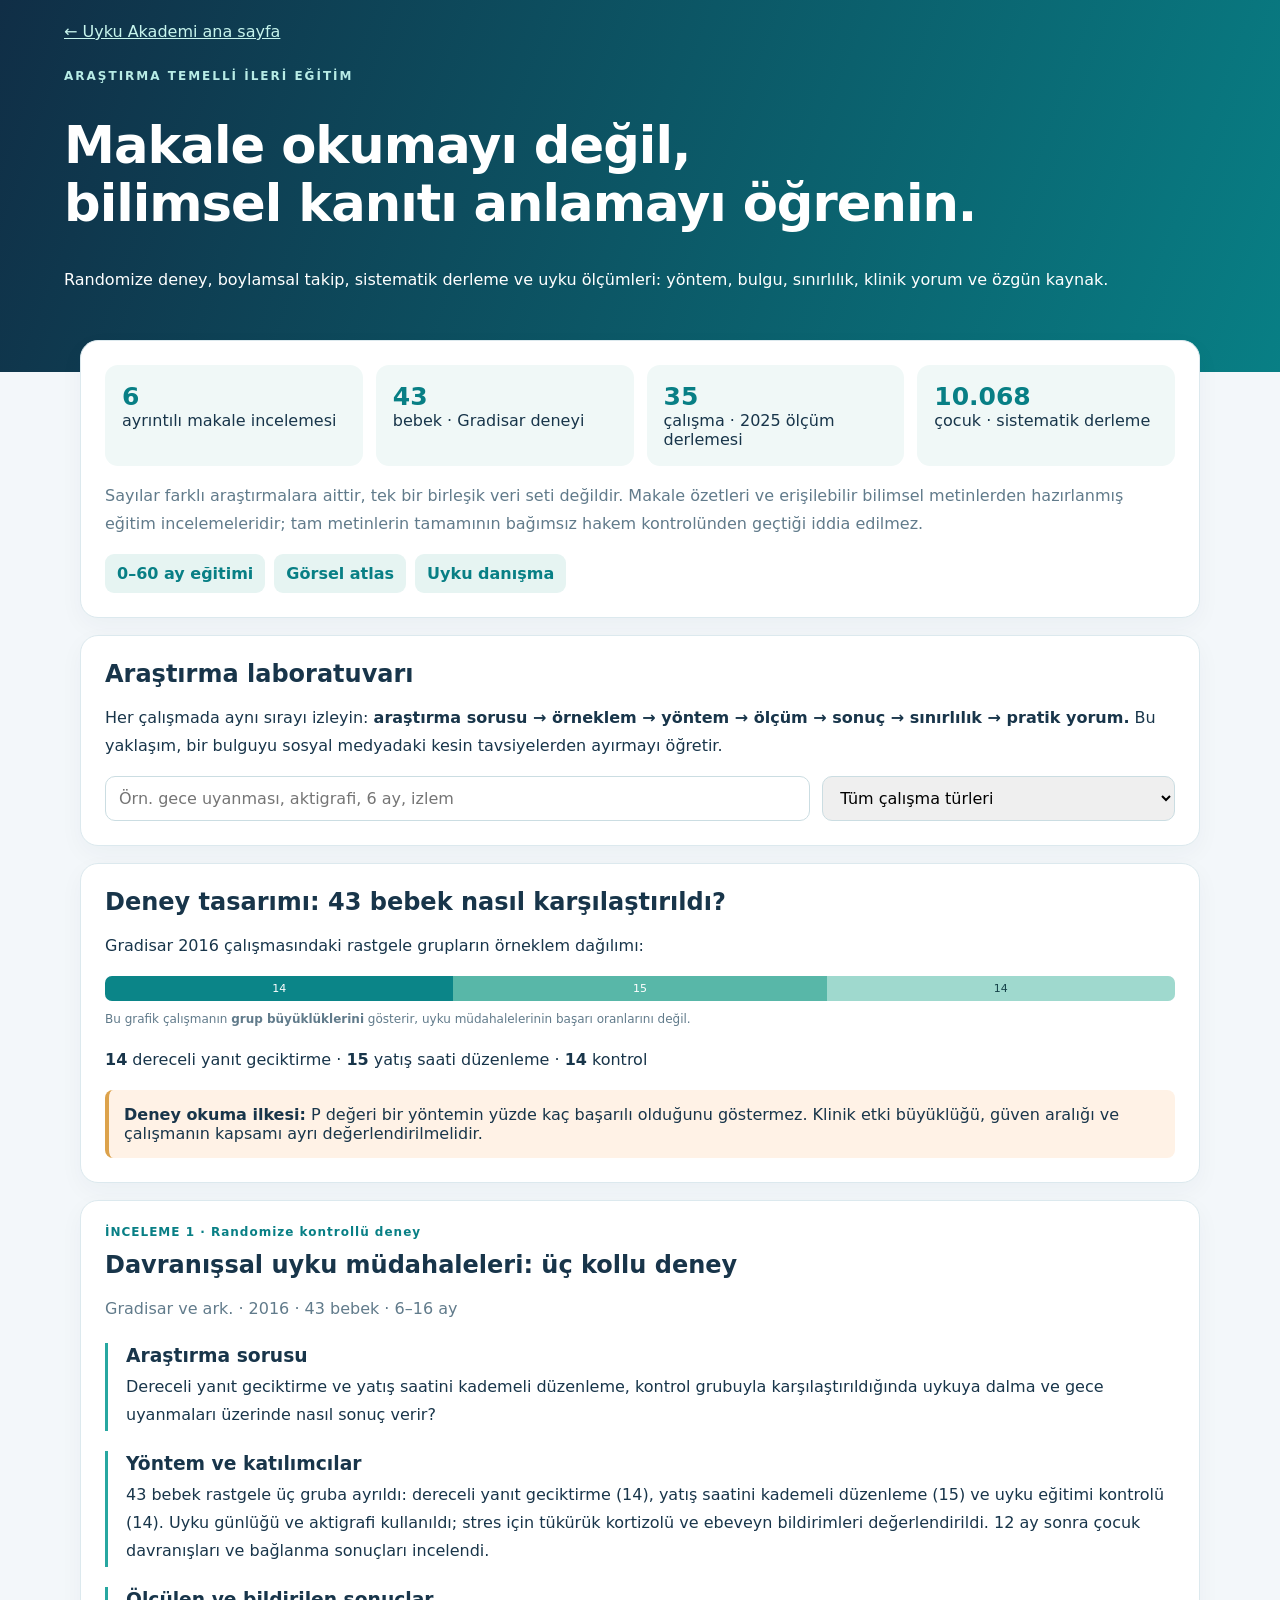
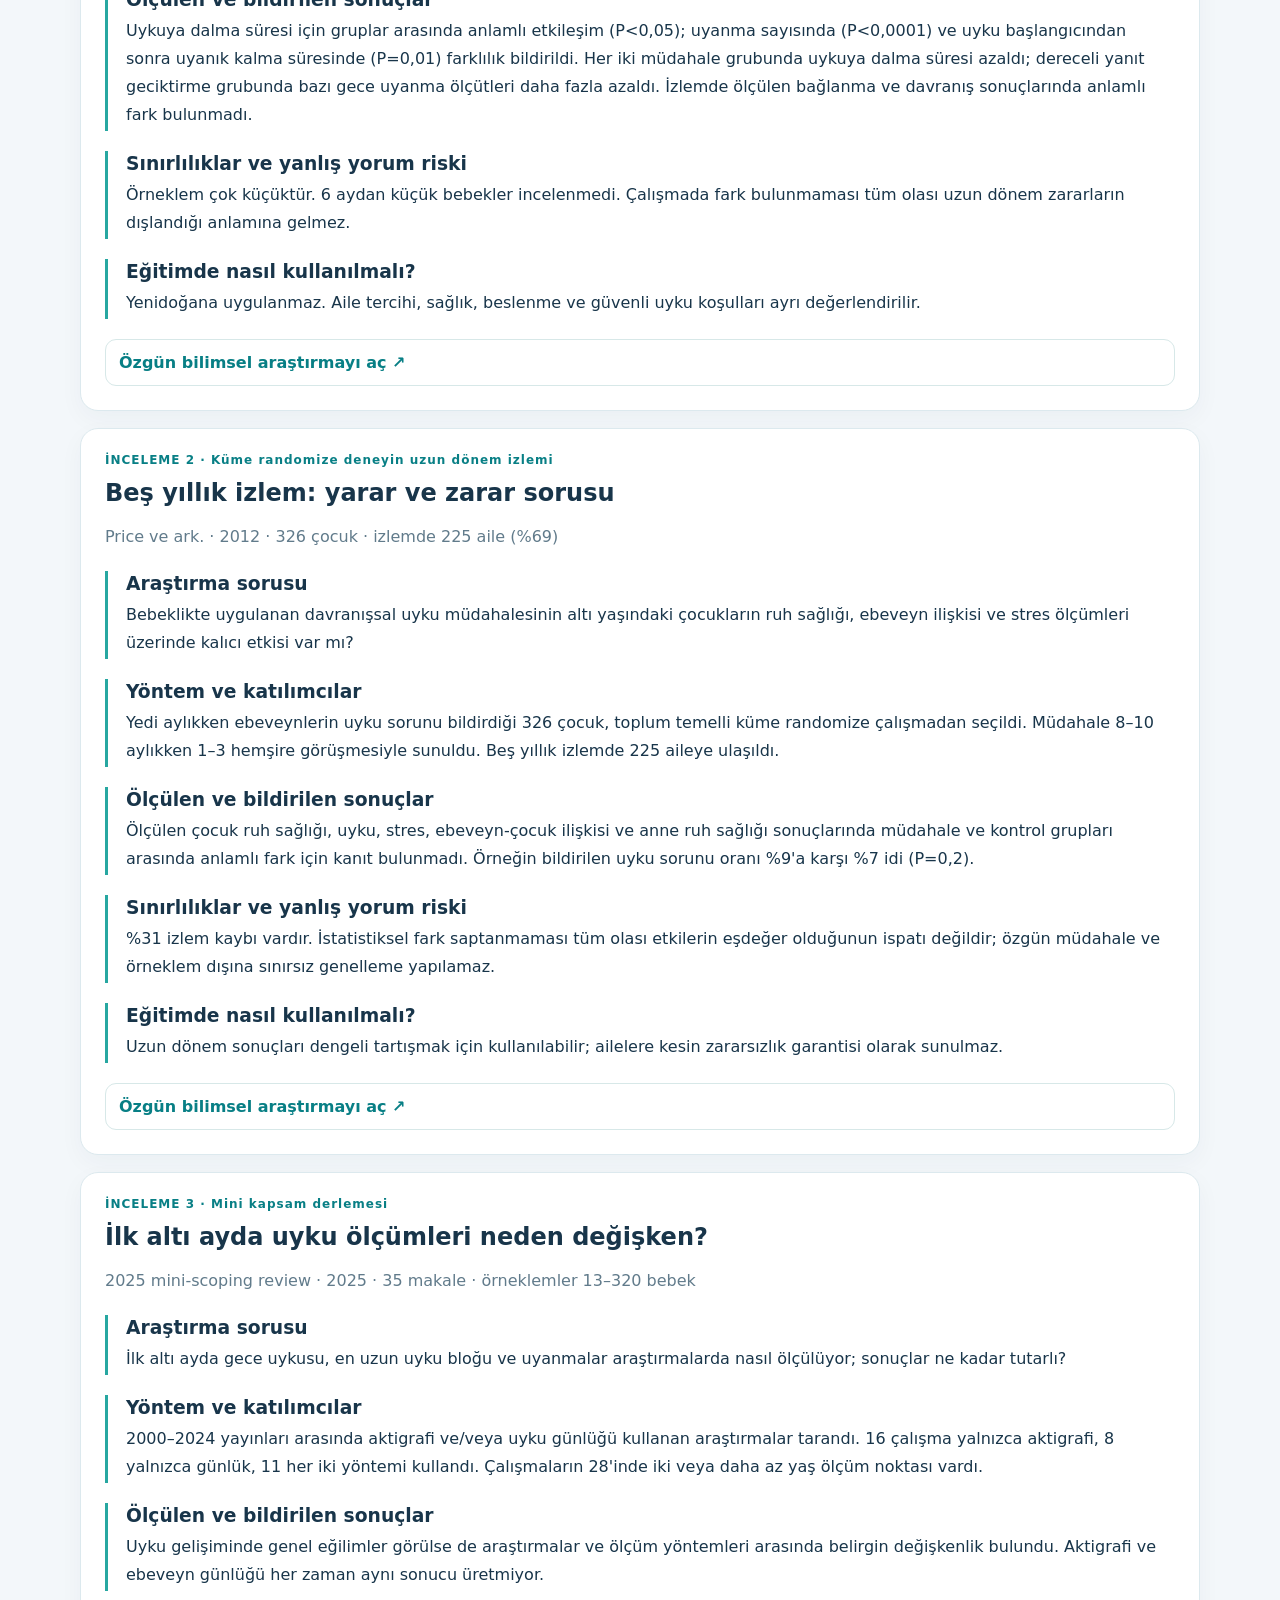
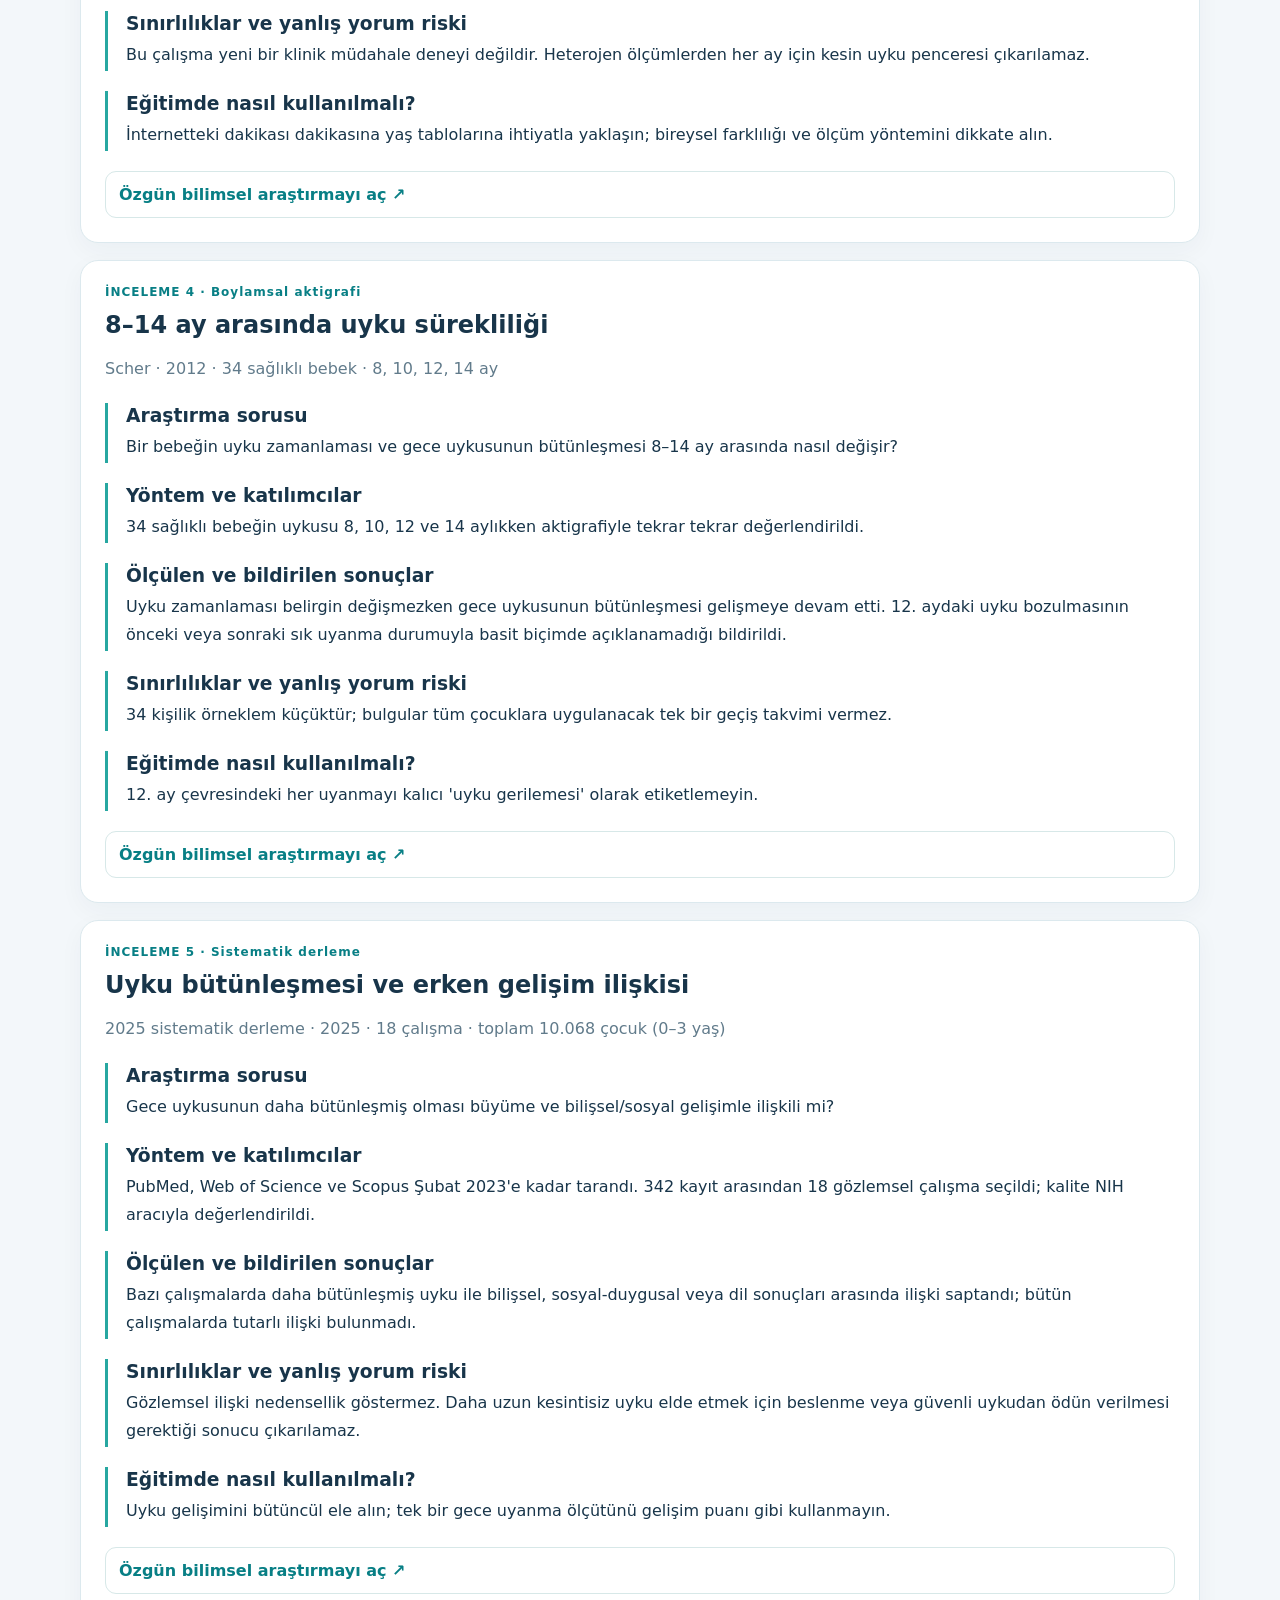
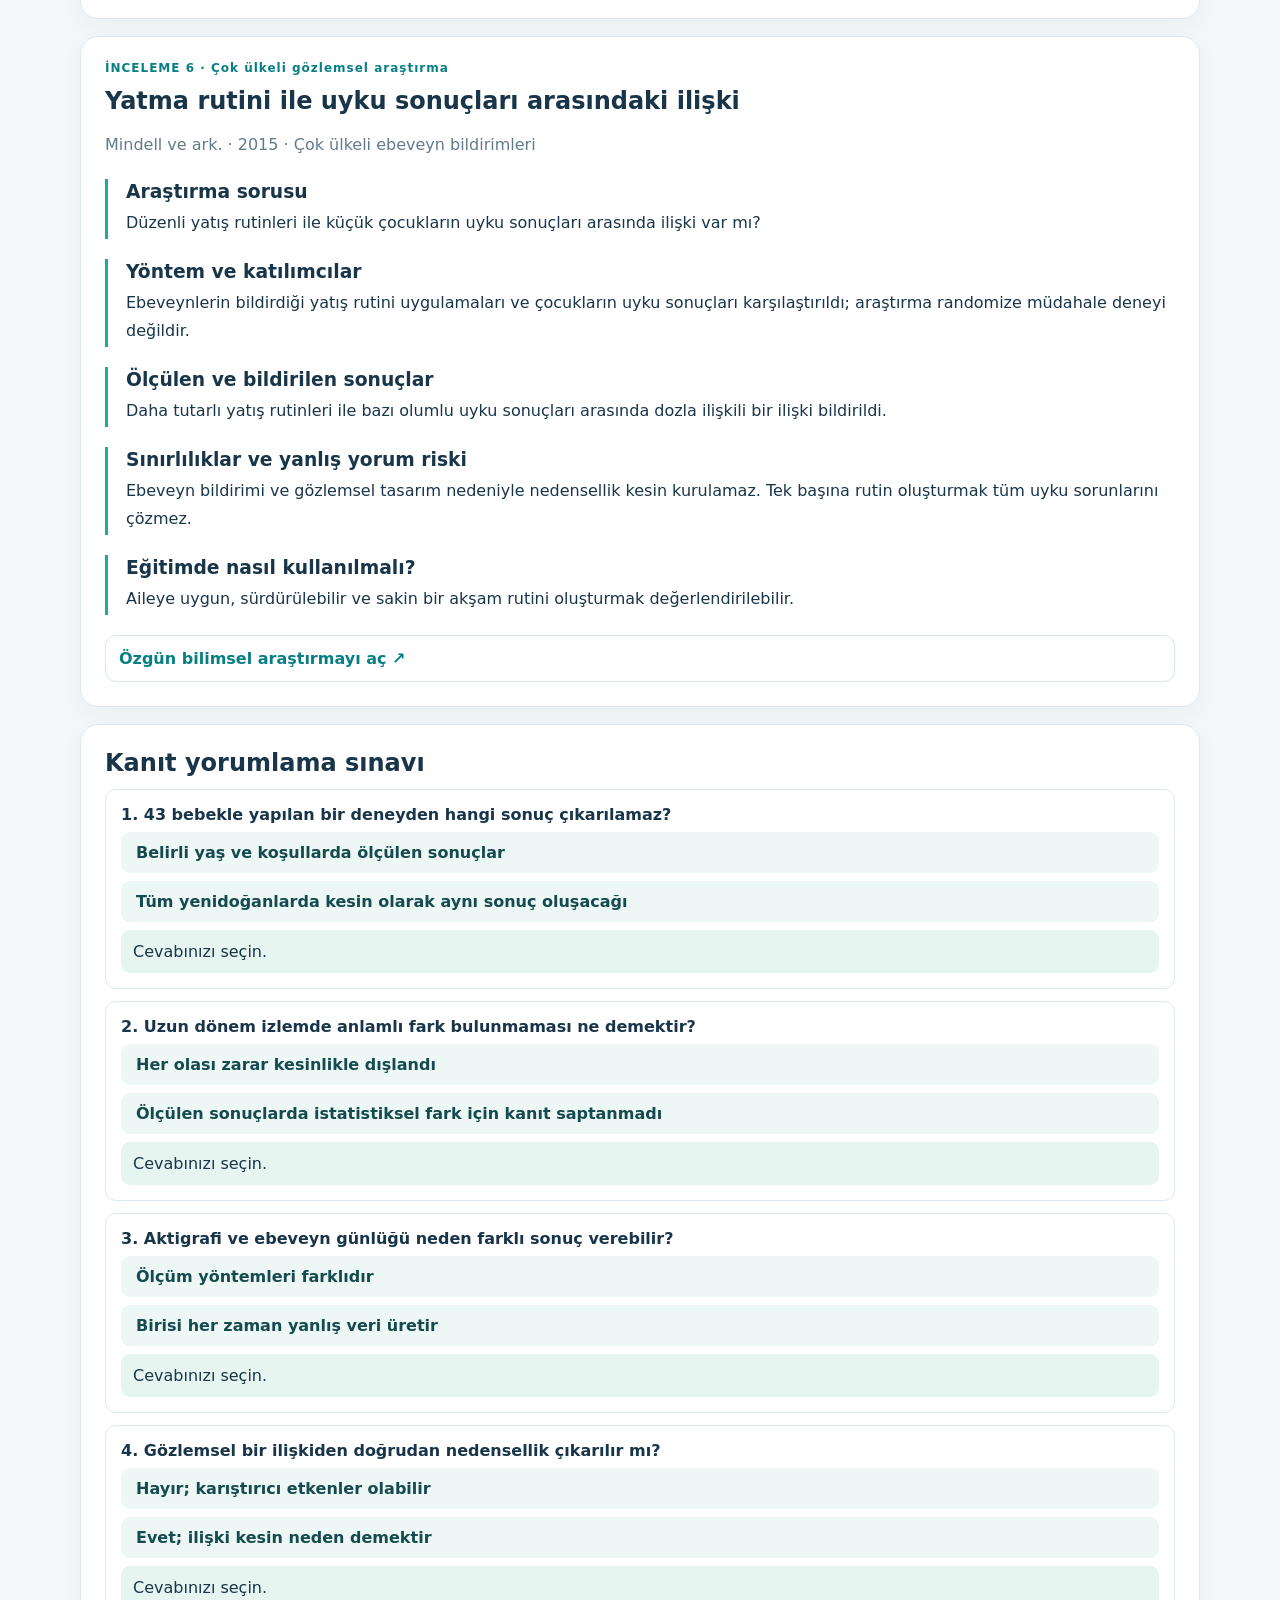
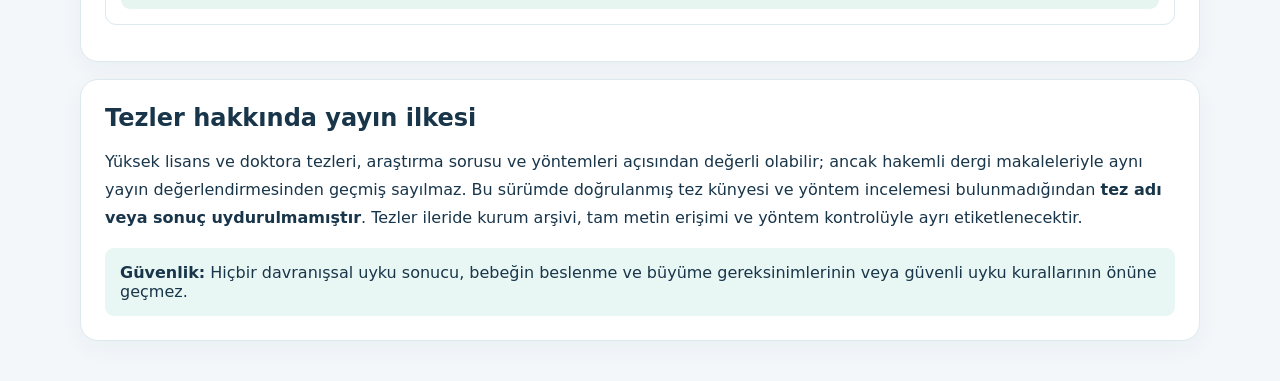
<file: makale-akademisi.html>
<!doctype html><html lang="tr"><head><meta charset="utf-8"><meta name="viewport" content="width=device-width,initial-scale=1"><title>Bilimsel Makale Akademisi | Uyku Akademi</title><style>:root{font-family:system-ui,-apple-system,"Segoe UI",sans-serif;color:#18354a;background:#f3f7fa}*{box-sizing:border-box}body{margin:0}header{background:linear-gradient(110deg,#102e46,#087f85);color:white;padding:22px 5vw 62px}header a{color:#c7f5ed}.head{max-width:1160px;margin:auto}h1{font-size:clamp(30px,4vw,52px);line-height:1.12;letter-spacing:-1px}h2{font-size:24px;margin:0 0 12px}p{line-height:1.75}main{max-width:1160px;margin:-32px auto 40px;padding:0 20px;position:relative}.card{background:#fff;border:1px solid #dce9ee;border-radius:18px;padding:24px;margin-bottom:17px;box-shadow:0 8px 25px #14354b0a}.grid{display:grid;grid-template-columns:repeat(auto-fit,minmax(215px,1fr));gap:13px}.stat{padding:17px;border-radius:13px;background:#f0f8f7}.stat b{display:block;color:#087f85;font-size:25px}.muted{color:#617b8b}.pill{display:inline-block;border-radius:100px;background:#e3f4f1;color:#06757a;padding:5px 10px;font-size:12px;font-weight:800}.section{border-left:3px solid #27a7a1;padding:2px 0 2px 18px;margin:20px 0}.section h3{margin:0 0 7px}.section p{margin:0}.warning{background:#fff2e6;border-left:4px solid #dca24b;padding:15px;border-radius:8px}.safe{background:#e9f7f4;padding:15px;border-radius:9px}a{color:#087f85}.source{display:block;border:1px solid #d7e8e8;padding:13px;border-radius:11px;text-decoration:none;font-weight:750}.source:hover{background:#edf8f5}select,input{padding:11px 13px;border:1px solid #cbdde2;border-radius:10px;font:inherit;width:100%}.controls{display:grid;grid-template-columns:2fr 1fr;gap:12px}.nav{display:flex;gap:9px;flex-wrap:wrap}.nav a{background:#e6f4f2;border-radius:9px;padding:10px 12px;text-decoration:none;font-weight:750}.bar{height:25px;background:#e8f0f2;border-radius:7px;overflow:hidden;display:flex}.bar span{height:100%;background:#0b8588;color:#fff;font-size:11px;display:flex;align-items:center;justify-content:center}.bar span:nth-child(2){background:#58b7a8}.bar span:nth-child(3){background:#9fd9ce;color:#16434a}.caption{font-size:12px;color:#617b8b;margin-top:8px}button{cursor:pointer;background:#087f85;color:#fff;border:0;border-radius:9px;padding:11px 15px;font:inherit;font-weight:750}.question{padding:15px;border:1px solid #dce9ee;border-radius:11px;margin:12px 0}.question button{display:block;width:100%;text-align:left;margin:8px 0;background:#edf7f6;color:#154a4e}.answer{padding:12px;background:#e6f5f0;border-radius:9px}.tag{color:#087f85;font-size:12px;letter-spacing:1px;font-weight:850}@media(max-width:700px){.controls{grid-template-columns:1fr}.card{padding:18px}}</style></head><body><header><div class="head"><a href="index.html">← Uyku Akademi ana sayfa</a><div style="margin-top:28px;color:#b8ece6;font-weight:850;letter-spacing:2px;font-size:12px">ARAŞTIRMA TEMELLİ İLERİ EĞİTİM</div><h1>Makale okumayı değil,<br>bilimsel kanıtı anlamayı öğrenin.</h1><p>Randomize deney, boylamsal takip, sistematik derleme ve uyku ölçümleri: yöntem, bulgu, sınırlılık, klinik yorum ve özgün kaynak.</p></div></header><main><section class="card"><div class="grid"><div class="stat"><b>6</b>ayrıntılı makale incelemesi</div><div class="stat"><b>43</b>bebek · Gradisar deneyi</div><div class="stat"><b>35</b>çalışma · 2025 ölçüm derlemesi</div><div class="stat"><b>10.068</b>çocuk · sistematik derleme</div></div><p class="muted">Sayılar farklı araştırmalara aittir, tek bir birleşik veri seti değildir. Makale özetleri ve erişilebilir bilimsel metinlerden hazırlanmış eğitim incelemeleridir; tam metinlerin tamamının bağımsız hakem kontrolünden geçtiği iddia edilmez.</p><div class="nav"><a href="yas-egitimi.html">0–60 ay eğitimi</a><a href="atlas.html">Görsel atlas</a><a href="danisma.html">Uyku danışma</a></div></section><section class="card"><h2>Araştırma laboratuvarı</h2><p>Her çalışmada aynı sırayı izleyin: <b>araştırma sorusu → örneklem → yöntem → ölçüm → sonuç → sınırlılık → pratik yorum.</b> Bu yaklaşım, bir bulguyu sosyal medyadaki kesin tavsiyelerden ayırmayı öğretir.</p><div class="controls"><input id="search" placeholder="Örn. gece uyanması, aktigrafi, 6 ay, izlem"><select id="filter"><option value="">Tüm çalışma türleri</option><option value="Randomize">Randomize deney</option><option value="uzun dönem">Uzun dönem izlem</option><option value="kapsam">Kapsam derlemesi</option><option value="Boylamsal">Boylamsal çalışma</option><option value="Sistematik">Sistematik derleme</option><option value="gözlemsel">Gözlemsel araştırma</option></select></div></section><section class="card"><h2>Deney tasarımı: 43 bebek nasıl karşılaştırıldı?</h2><p>Gradisar 2016 çalışmasındaki rastgele grupların örneklem dağılımı:</p><div class="bar" role="img" aria-label="43 bebek: 14 dereceli yanıt geciktirme, 15 yatış saati düzenleme, 14 kontrol"><span style="width:32.558%">14</span><span style="width:34.884%">15</span><span style="width:32.558%">14</span></div><p class="caption">Bu grafik çalışmanın <b>grup büyüklüklerini</b> gösterir, uyku müdahalelerinin başarı oranlarını değil.</p><p><b>14</b> dereceli yanıt geciktirme · <b>15</b> yatış saati düzenleme · <b>14</b> kontrol</p><div class="warning"><b>Deney okuma ilkesi:</b> P değeri bir yöntemin yüzde kaç başarılı olduğunu göstermez. Klinik etki büyüklüğü, güven aralığı ve çalışmanın kapsamı ayrı değerlendirilmelidir.</div></section><div id="papers"></div><section class="card"><h2>Kanıt yorumlama sınavı</h2><div id="quiz"></div></section><section class="card"><h2>Tezler hakkında yayın ilkesi</h2><p>Yüksek lisans ve doktora tezleri, araştırma sorusu ve yöntemleri açısından değerli olabilir; ancak hakemli dergi makaleleriyle aynı yayın değerlendirmesinden geçmiş sayılmaz. Bu sürümde doğrulanmış tez künyesi ve yöntem incelemesi bulunmadığından <b>tez adı veya sonuç uydurulmamıştır</b>. Tezler ileride kurum arşivi, tam metin erişimi ve yöntem kontrolüyle ayrı etiketlenecektir.</p><div class="safe"><b>Güvenlik:</b> Hiçbir davranışsal uyku sonucu, bebeğin beslenme ve büyüme gereksinimlerinin veya güvenli uyku kurallarının önüne geçmez.</div></section></main><script>const papers=[{"type":"Randomize kontrollü deney","title":"Davranışsal uyku müdahaleleri: üç kollu deney","authors":"Gradisar ve ark.","year":2016,"n":"43 bebek · 6–16 ay","url":"https://pubmed.ncbi.nlm.nih.gov/27221288/","question":"Dereceli yanıt geciktirme ve yatış saatini kademeli düzenleme, kontrol grubuyla karşılaştırıldığında uykuya dalma ve gece uyanmaları üzerinde nasıl sonuç verir?","design":"43 bebek rastgele üç gruba ayrıldı: dereceli yanıt geciktirme (14), yatış saatini kademeli düzenleme (15) ve uyku eğitimi kontrolü (14). Uyku günlüğü ve aktigrafi kullanıldı; stres için tükürük kortizolü ve ebeveyn bildirimleri değerlendirildi. 12 ay sonra çocuk davranışları ve bağlanma sonuçları incelendi.","result":"Uykuya dalma süresi için gruplar arasında anlamlı etkileşim (P<0,05); uyanma sayısında (P<0,0001) ve uyku başlangıcından sonra uyanık kalma süresinde (P=0,01) farklılık bildirildi. Her iki müdahale grubunda uykuya dalma süresi azaldı; dereceli yanıt geciktirme grubunda bazı gece uyanma ölçütleri daha fazla azaldı. İzlemde ölçülen bağlanma ve davranış sonuçlarında anlamlı fark bulunmadı.","limit":"Örneklem çok küçüktür. 6 aydan küçük bebekler incelenmedi. Çalışmada fark bulunmaması tüm olası uzun dönem zararların dışlandığı anlamına gelmez.","practice":"Yenidoğana uygulanmaz. Aile tercihi, sağlık, beslenme ve güvenli uyku koşulları ayrı değerlendirilir."},{"type":"Küme randomize deneyin uzun dönem izlemi","title":"Beş yıllık izlem: yarar ve zarar sorusu","authors":"Price ve ark.","year":2012,"n":"326 çocuk · izlemde 225 aile (%69)","url":"https://pubmed.ncbi.nlm.nih.gov/22966034/","question":"Bebeklikte uygulanan davranışsal uyku müdahalesinin altı yaşındaki çocukların ruh sağlığı, ebeveyn ilişkisi ve stres ölçümleri üzerinde kalıcı etkisi var mı?","design":"Yedi aylıkken ebeveynlerin uyku sorunu bildirdiği 326 çocuk, toplum temelli küme randomize çalışmadan seçildi. Müdahale 8–10 aylıkken 1–3 hemşire görüşmesiyle sunuldu. Beş yıllık izlemde 225 aileye ulaşıldı.","result":"Ölçülen çocuk ruh sağlığı, uyku, stres, ebeveyn-çocuk ilişkisi ve anne ruh sağlığı sonuçlarında müdahale ve kontrol grupları arasında anlamlı fark için kanıt bulunmadı. Örneğin bildirilen uyku sorunu oranı %9'a karşı %7 idi (P=0,2).","limit":"%31 izlem kaybı vardır. İstatistiksel fark saptanmaması tüm olası etkilerin eşdeğer olduğunun ispatı değildir; özgün müdahale ve örneklem dışına sınırsız genelleme yapılamaz.","practice":"Uzun dönem sonuçları dengeli tartışmak için kullanılabilir; ailelere kesin zararsızlık garantisi olarak sunulmaz."},{"type":"Mini kapsam derlemesi","title":"İlk altı ayda uyku ölçümleri neden değişken?","authors":"2025 mini-scoping review","year":2025,"n":"35 makale · örneklemler 13–320 bebek","url":"https://pmc.ncbi.nlm.nih.gov/articles/PMC12075199/","question":"İlk altı ayda gece uykusu, en uzun uyku bloğu ve uyanmalar araştırmalarda nasıl ölçülüyor; sonuçlar ne kadar tutarlı?","design":"2000–2024 yayınları arasında aktigrafi ve/veya uyku günlüğü kullanan araştırmalar tarandı. 16 çalışma yalnızca aktigrafi, 8 yalnızca günlük, 11 her iki yöntemi kullandı. Çalışmaların 28'inde iki veya daha az yaş ölçüm noktası vardı.","result":"Uyku gelişiminde genel eğilimler görülse de araştırmalar ve ölçüm yöntemleri arasında belirgin değişkenlik bulundu. Aktigrafi ve ebeveyn günlüğü her zaman aynı sonucu üretmiyor.","limit":"Bu çalışma yeni bir klinik müdahale deneyi değildir. Heterojen ölçümlerden her ay için kesin uyku penceresi çıkarılamaz.","practice":"İnternetteki dakikası dakikasına yaş tablolarına ihtiyatla yaklaşın; bireysel farklılığı ve ölçüm yöntemini dikkate alın."},{"type":"Boylamsal aktigrafi","title":"8–14 ay arasında uyku sürekliliği","authors":"Scher","year":2012,"n":"34 sağlıklı bebek · 8, 10, 12, 14 ay","url":"https://pubmed.ncbi.nlm.nih.gov/23007096/","question":"Bir bebeğin uyku zamanlaması ve gece uykusunun bütünleşmesi 8–14 ay arasında nasıl değişir?","design":"34 sağlıklı bebeğin uykusu 8, 10, 12 ve 14 aylıkken aktigrafiyle tekrar tekrar değerlendirildi.","result":"Uyku zamanlaması belirgin değişmezken gece uykusunun bütünleşmesi gelişmeye devam etti. 12. aydaki uyku bozulmasının önceki veya sonraki sık uyanma durumuyla basit biçimde açıklanamadığı bildirildi.","limit":"34 kişilik örneklem küçüktür; bulgular tüm çocuklara uygulanacak tek bir geçiş takvimi vermez.","practice":"12. ay çevresindeki her uyanmayı kalıcı 'uyku gerilemesi' olarak etiketlemeyin."},{"type":"Sistematik derleme","title":"Uyku bütünleşmesi ve erken gelişim ilişkisi","authors":"2025 sistematik derleme","year":2025,"n":"18 çalışma · toplam 10.068 çocuk (0–3 yaş)","url":"https://pmc.ncbi.nlm.nih.gov/articles/PMC11873771/","question":"Gece uykusunun daha bütünleşmiş olması büyüme ve bilişsel/sosyal gelişimle ilişkili mi?","design":"PubMed, Web of Science ve Scopus Şubat 2023'e kadar tarandı. 342 kayıt arasından 18 gözlemsel çalışma seçildi; kalite NIH aracıyla değerlendirildi.","result":"Bazı çalışmalarda daha bütünleşmiş uyku ile bilişsel, sosyal-duygusal veya dil sonuçları arasında ilişki saptandı; bütün çalışmalarda tutarlı ilişki bulunmadı.","limit":"Gözlemsel ilişki nedensellik göstermez. Daha uzun kesintisiz uyku elde etmek için beslenme veya güvenli uykudan ödün verilmesi gerektiği sonucu çıkarılamaz.","practice":"Uyku gelişimini bütüncül ele alın; tek bir gece uyanma ölçütünü gelişim puanı gibi kullanmayın."},{"type":"Çok ülkeli gözlemsel araştırma","title":"Yatma rutini ile uyku sonuçları arasındaki ilişki","authors":"Mindell ve ark.","year":2015,"n":"Çok ülkeli ebeveyn bildirimleri","url":"https://pubmed.ncbi.nlm.nih.gov/25325483/","question":"Düzenli yatış rutinleri ile küçük çocukların uyku sonuçları arasında ilişki var mı?","design":"Ebeveynlerin bildirdiği yatış rutini uygulamaları ve çocukların uyku sonuçları karşılaştırıldı; araştırma randomize müdahale deneyi değildir.","result":"Daha tutarlı yatış rutinleri ile bazı olumlu uyku sonuçları arasında dozla ilişkili bir ilişki bildirildi.","limit":"Ebeveyn bildirimi ve gözlemsel tasarım nedeniyle nedensellik kesin kurulamaz. Tek başına rutin oluşturmak tüm uyku sorunlarını çözmez.","practice":"Aileye uygun, sürdürülebilir ve sakin bir akşam rutini oluşturmak değerlendirilebilir."}];const esc=s=>String(s).replace(/[&<>"']/g,c=>({"&":"&amp;","<":"&lt;",">":"&gt;",'"':"&quot;","'":"&#39;"}[c]));function render(){const q=document.getElementById("search").value.toLocaleLowerCase("tr"),f=document.getElementById("filter").value.toLocaleLowerCase("tr");const matches=papers.filter(p=>(p.title+" "+p.authors+" "+p.question+" "+p.design+" "+p.type).toLocaleLowerCase("tr").includes(q)&&p.type.toLocaleLowerCase("tr").includes(f));document.getElementById("papers").innerHTML=matches.map((p,i)=>'<article class="card"><div class="tag">İNCELEME '+(i+1)+' · '+esc(p.type)+'</div><h2 style="margin-top:12px">'+esc(p.title)+'</h2><p class="muted">'+esc(p.authors)+' · '+p.year+' · '+esc(p.n)+'</p>'+[["Araştırma sorusu",p.question],["Yöntem ve katılımcılar",p.design],["Ölçülen ve bildirilen sonuçlar",p.result],["Sınırlılıklar ve yanlış yorum riski",p.limit],["Eğitimde nasıl kullanılmalı?",p.practice]].map(([a,b])=>'<div class="section"><h3>'+a+'</h3><p>'+esc(b)+'</p></div>').join("")+'<a class="source" target="_blank" rel="noopener noreferrer" href="'+p.url+'">Özgün bilimsel araştırmayı aç ↗</a></article>').join("")||'<section class="card">Aramanızla eşleşen inceleme bulunamadı.</section>'}document.getElementById("search").addEventListener("input",render);document.getElementById("filter").addEventListener("change",render);render();const qs=[["43 bebekle yapılan bir deneyden hangi sonuç çıkarılamaz?",["Belirli yaş ve koşullarda ölçülen sonuçlar","Tüm yenidoğanlarda kesin olarak aynı sonuç oluşacağı"],1,"Örneklem 6–16 ay ile sınırlıdır; yenidoğanlara genellenemez."],["Uzun dönem izlemde anlamlı fark bulunmaması ne demektir?",["Her olası zarar kesinlikle dışlandı","Ölçülen sonuçlarda istatistiksel fark için kanıt saptanmadı"],1,"İzlem kaybı ve ölçüm kapsamı yorumu sınırlar."],["Aktigrafi ve ebeveyn günlüğü neden farklı sonuç verebilir?",["Ölçüm yöntemleri farklıdır","Birisi her zaman yanlış veri üretir"],0,"2025 kapsam derlemesi yöntemler arası değişkenliğe dikkat çekmiştir."],["Gözlemsel bir ilişkiden doğrudan nedensellik çıkarılır mı?",["Hayır; karıştırıcı etkenler olabilir","Evet; ilişki kesin neden demektir"],0,"Gözlemsel çalışmalar ilişki gösterebilir, tek başına nedensellik kanıtlamaz."]];document.getElementById("quiz").innerHTML=qs.map((q,i)=>'<div class="question"><b>'+(i+1)+'. '+q[0]+'</b>'+q[1].map((a,j)=>'<button onclick="document.getElementById(\'r'+i+'\').textContent='+JSON.stringify(j===q[2]?"Doğru. "+q[3]:"Tekrar düşünün. "+q[3]).replaceAll('"',"'")+'">'+a+'</button>').join("")+'<div class="answer" id="r'+i+'" aria-live="polite">Cevabınızı seçin.</div></div>').join("");</script></body></html>
</file>
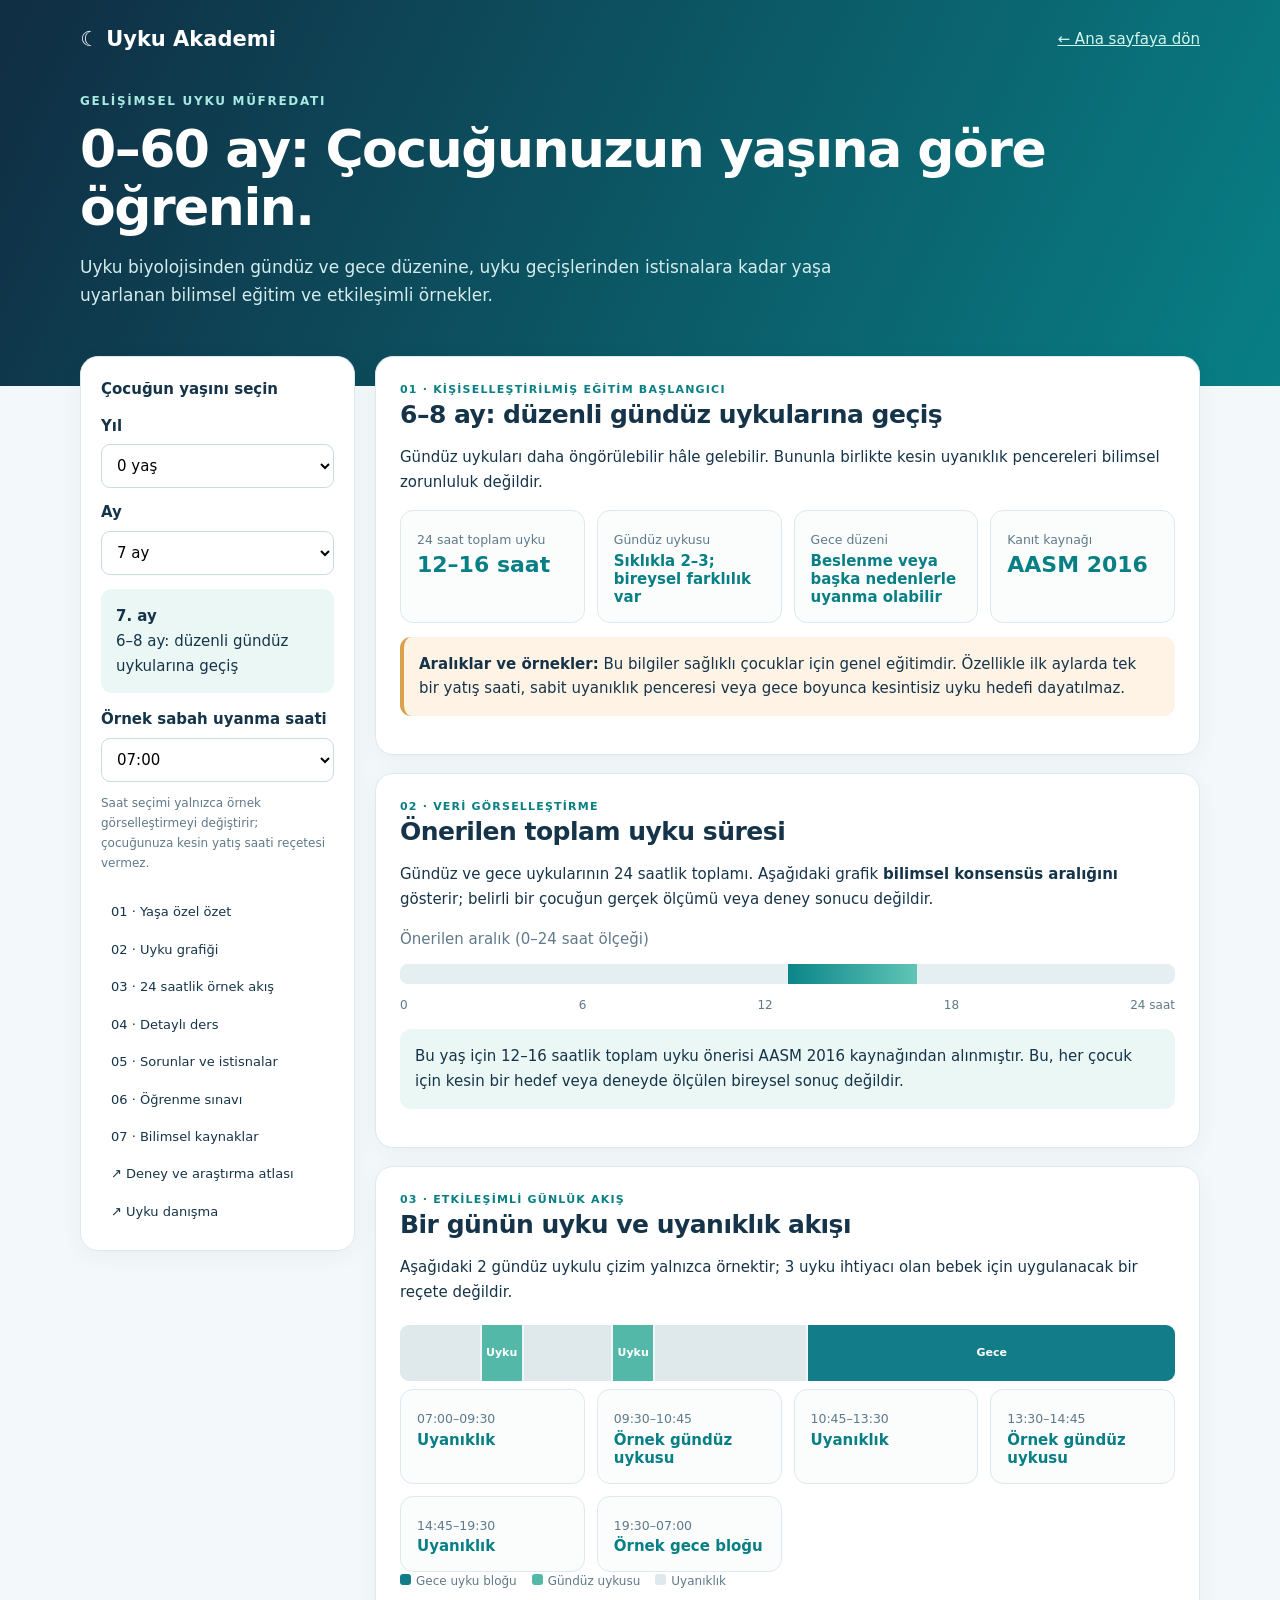
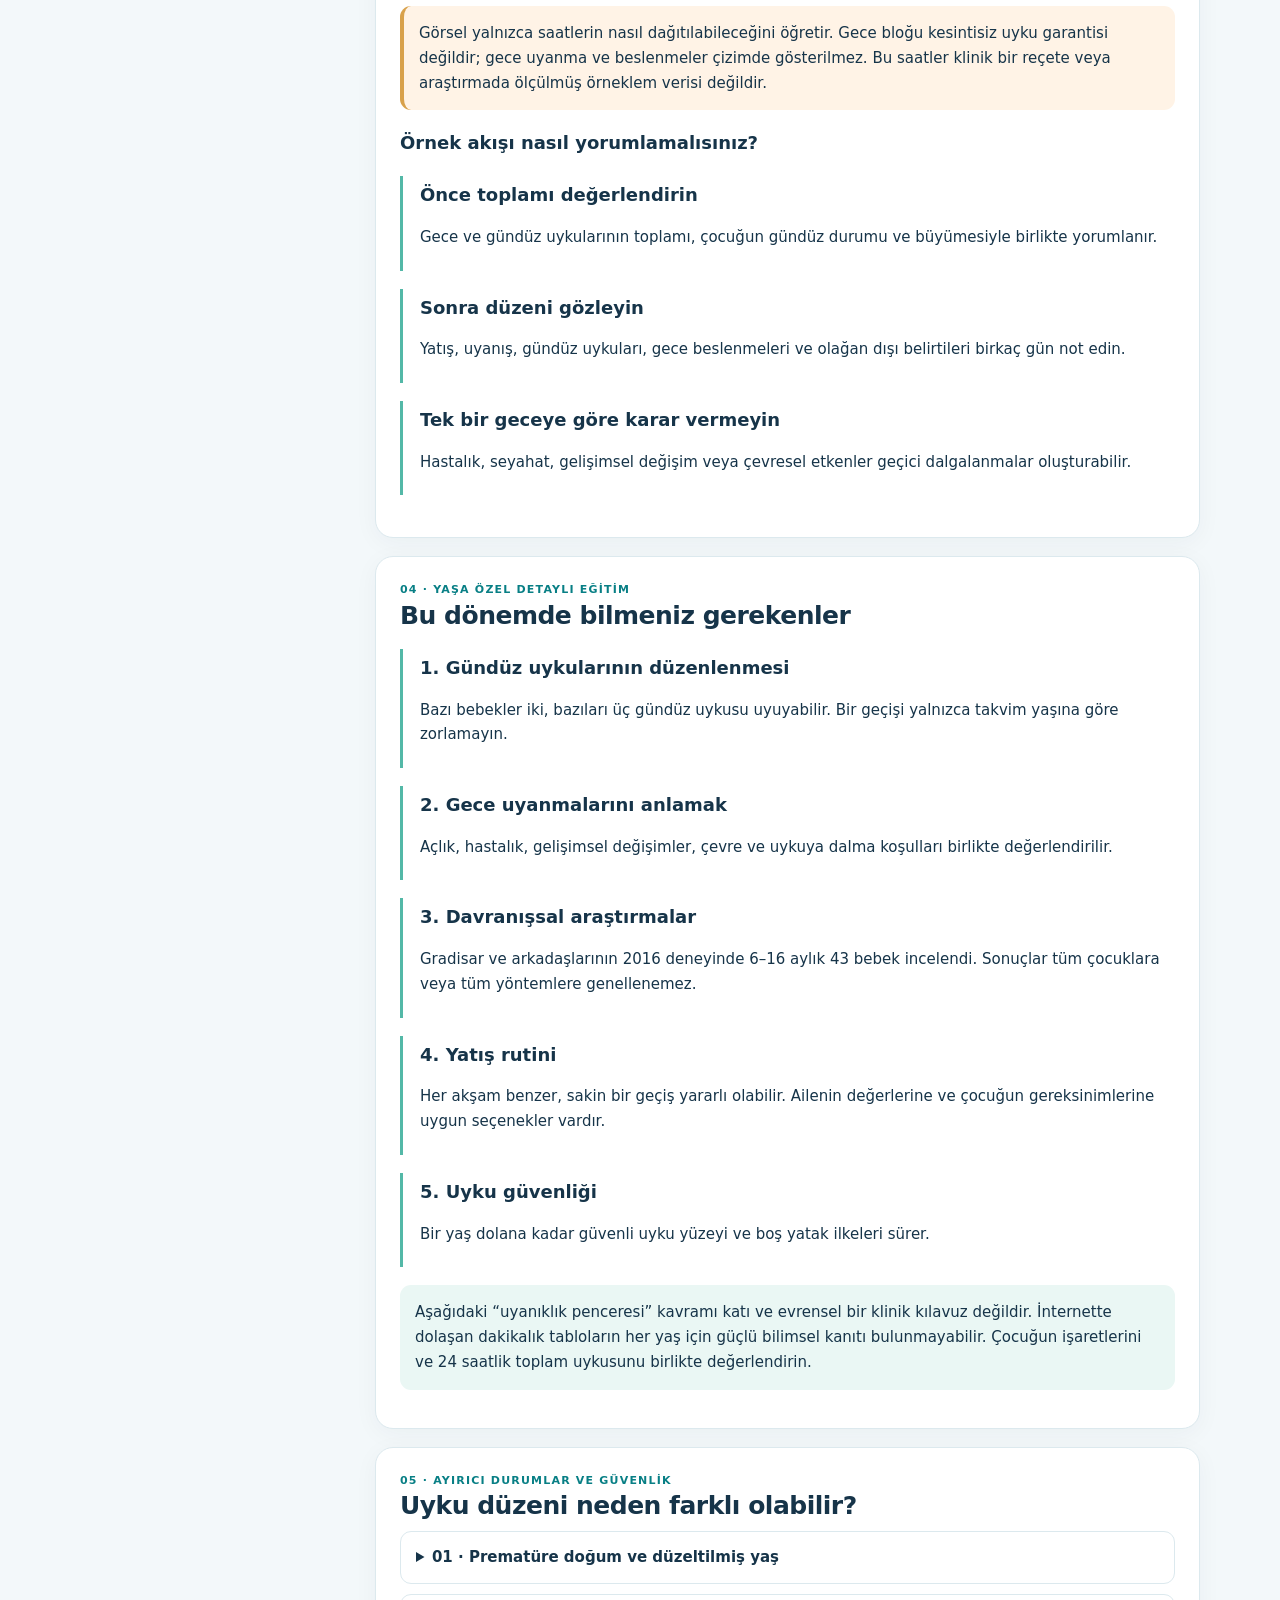
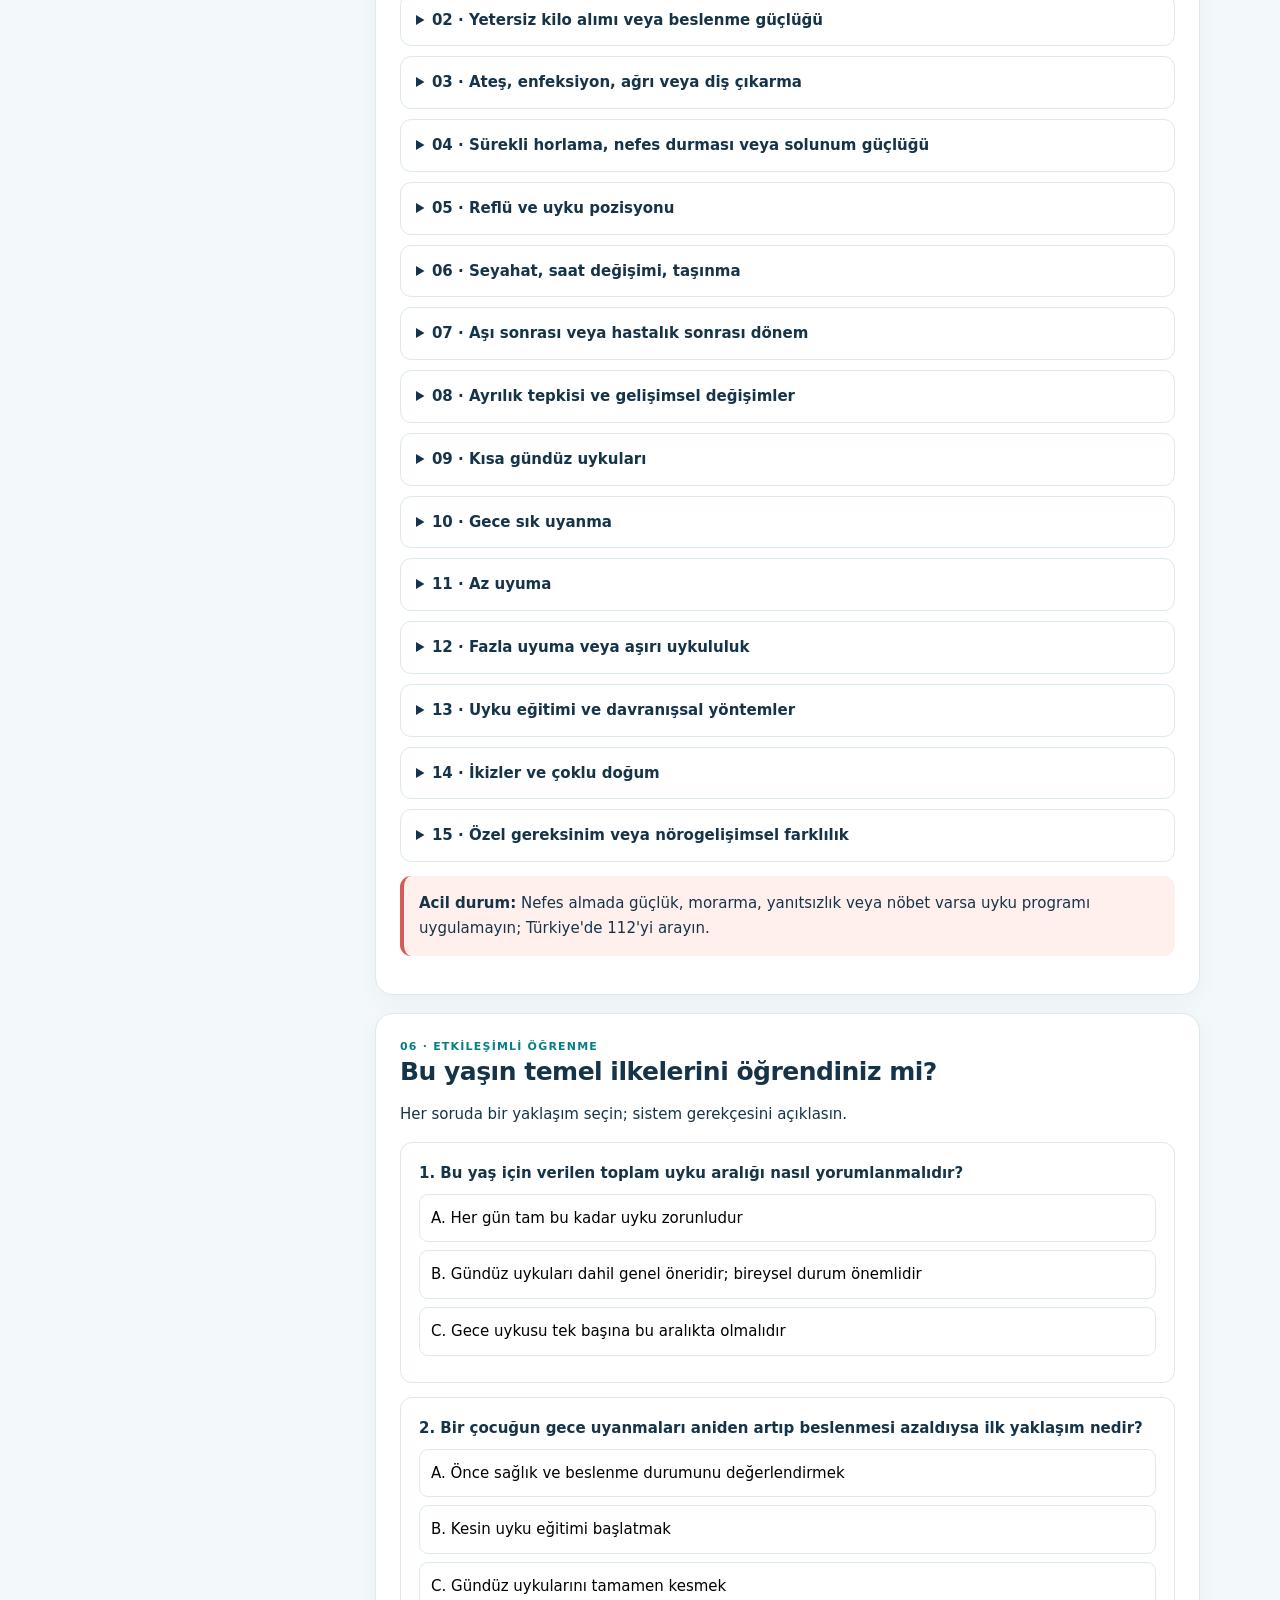
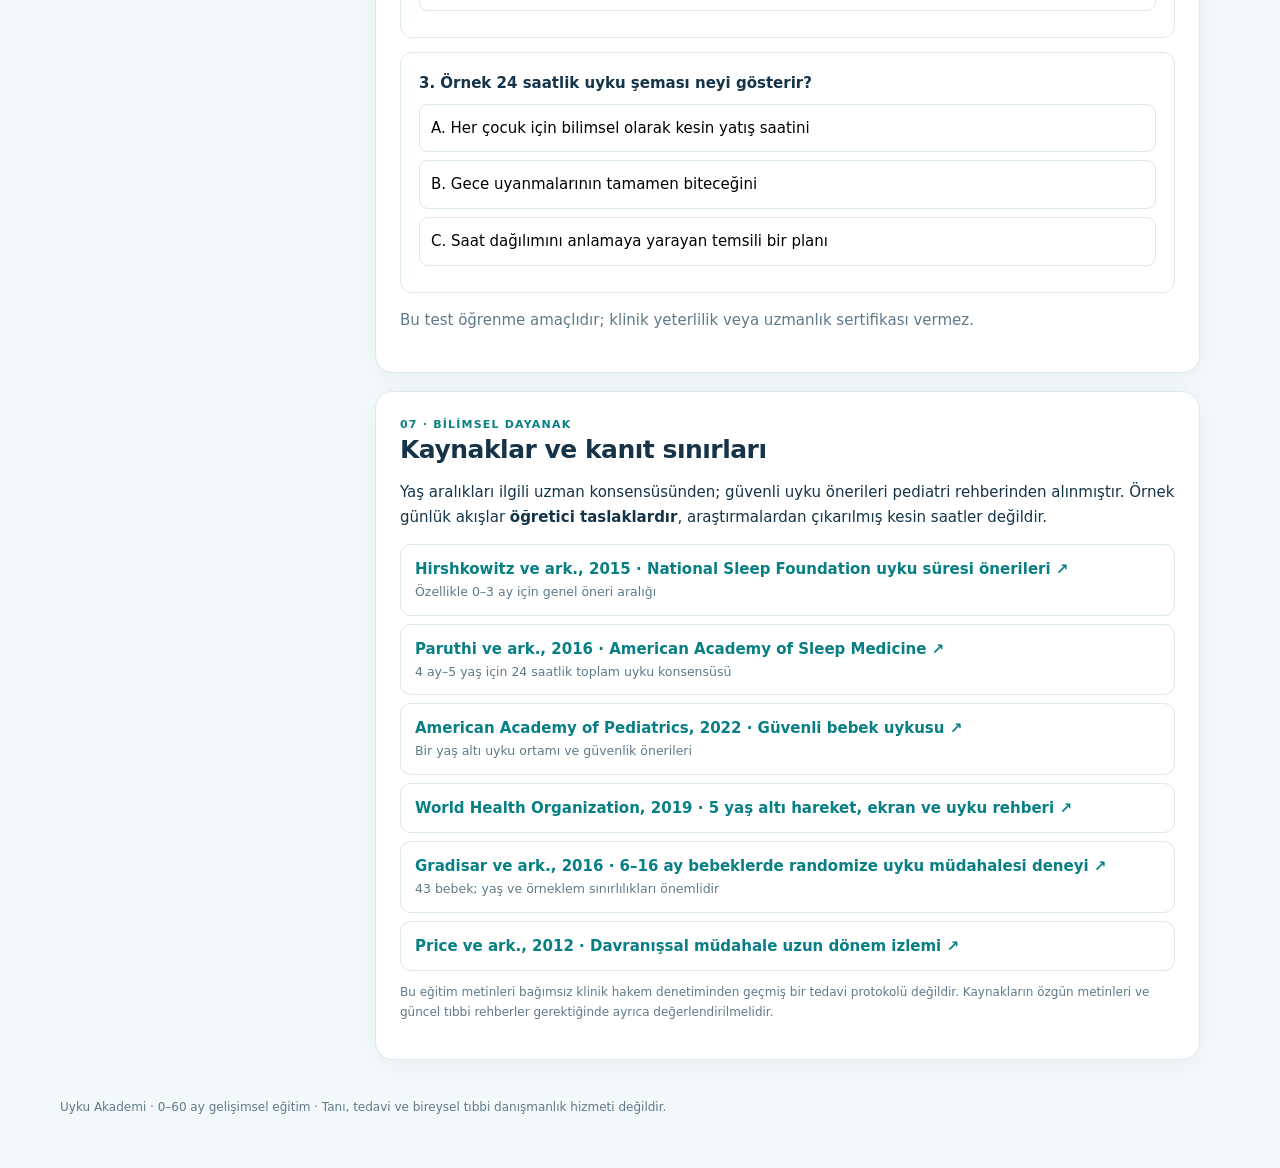
<file: yas-egitimi.html>
<!doctype html><html lang="tr"><head><meta charset="utf-8"><meta name="viewport" content="width=device-width,initial-scale=1"><meta name="description" content="0-60 ay bilimsel bebek ve çocuk uyku eğitimi: yaşa göre toplam uyku, gündüz uykuları, gece rutini, istisnalar ve kaynaklı uygulama örnekleri."><title>0–60 Ay Uyku Eğitimi | Uyku Akademi</title><style>
:root{--ink:#163449;--teal:#087f85;--bg:#f3f8fa;--line:#dce9ee;--soft:#eaf7f4;--muted:#60798a}*{box-sizing:border-box}html{scroll-behavior:smooth}body{margin:0;background:var(--bg);color:var(--ink);font:15px/1.65 system-ui,-apple-system,"Segoe UI",sans-serif}button,input,select{font:inherit}header{background:linear-gradient(115deg,#102d43,#087f85);color:#fff;padding:22px 0 55px}a{color:var(--teal)}.wrap{max-width:1160px;margin:auto;padding:0 20px}.top{display:flex;justify-content:space-between;gap:16px;align-items:center}.top a{color:#d2f7ee}.hero{padding:35px 0 5px}.hero h1{font-size:clamp(30px,5vw,52px);line-height:1.1;letter-spacing:-1.5px;margin:10px 0}.hero p{font-size:17px;max-width:790px;color:#d5ecec}.eyebrow{font-size:12px;letter-spacing:1.7px;color:#a8e9e2;font-weight:800}.layout{display:grid;grid-template-columns:275px minmax(0,1fr);gap:20px;align-items:start;margin-top:-30px;position:relative}.panel,.sidebar{background:#fff;border:1px solid var(--line);border-radius:18px;box-shadow:0 5px 24px #14344a0b}.panel{padding:24px;margin-bottom:18px}.sidebar{padding:20px;position:sticky;top:12px}.sidebar label{display:block;font-weight:750;margin:12px 0 6px}.sidebar select,.sidebar input{width:100%;padding:11px;border-radius:9px;border:1px solid #c7dce2;background:#fff}.nav{margin-top:20px}.nav a{display:block;padding:8px 10px;text-decoration:none;color:var(--ink);border-radius:8px;font-size:13px}.nav a:hover{background:var(--soft)}.panel h2{margin:0 0 8px;font-size:25px;line-height:1.25;letter-spacing:-.5px}.panel h3{margin:18px 0 6px;font-size:18px}.muted{color:var(--muted)}.tag{font-size:11px;letter-spacing:1.2px;font-weight:850;color:var(--teal)}.grid{display:grid;grid-template-columns:repeat(auto-fit,minmax(165px,1fr));gap:12px}.metric{border:1px solid var(--line);border-radius:13px;padding:16px;background:#fbfdfd}.metric b{display:block;color:var(--teal);font-size:25px;line-height:1.2}.metric small{color:var(--muted)}.note{background:var(--soft);padding:15px;border-radius:11px;margin:14px 0}.warn{background:#fff3e6;border-left:4px solid #d8a14b}.danger{background:#fff0ed;border-left:4px solid #d35c57}.timeline{display:flex;gap:2px;margin:20px 0 8px;height:56px;border-radius:9px;overflow:hidden;background:#f1f5f7}.segment{height:100%;display:flex;align-items:center;justify-content:center;min-width:0;font-size:11px;font-weight:700;color:#fff}.segment.sleep{background:#127d88}.segment.awake{background:#dfe9ec;color:#415d69}.segment.nap{background:#53b8a7}.legend{display:flex;gap:15px;flex-wrap:wrap;font-size:12px;color:var(--muted)}.dot{display:inline-block;width:11px;height:11px;border-radius:3px;margin-right:5px}.steps{counter-reset:step}.step{position:relative;border-left:3px solid #53b8a7;padding:4px 0 6px 17px;margin:18px 0}.step h3{margin:0}.bar{height:20px;border-radius:8px;background:#e5eef0;position:relative;overflow:hidden}.fill{height:100%;background:linear-gradient(90deg,#0b858a,#60c5b5)}.cols{display:grid;grid-template-columns:repeat(auto-fit,minmax(240px,1fr));gap:12px}.box{padding:17px;border:1px solid var(--line);border-radius:12px}.box h3{margin-top:0}details{border:1px solid var(--line);padding:13px 15px;border-radius:11px;margin:10px 0}summary{cursor:pointer;font-weight:750}.source{display:block;padding:12px 14px;border:1px solid var(--line);border-radius:11px;text-decoration:none;margin:8px 0;font-weight:700}.source small{display:block;color:var(--muted);font-weight:400}.question{padding:18px;border:1px solid var(--line);border-radius:12px;margin:14px 0}.answer{width:100%;display:block;text-align:left;border:1px solid var(--line);border-radius:9px;padding:11px;margin:8px 0;background:#fff;cursor:pointer}.answer:hover{border-color:var(--teal)}.feedback{padding:12px;background:var(--soft);border-radius:9px}.btn{border:0;border-radius:9px;padding:11px 14px;background:var(--teal);color:#fff;font-weight:750;cursor:pointer}.footer{font-size:12px;color:var(--muted);padding:20px 0 50px}input[type=number]{width:100%}@media(max-width:820px){.layout{display:block}.sidebar{position:static;margin-bottom:18px}.nav{display:flex;flex-wrap:wrap}.panel{padding:18px}.segment{font-size:9px}.top a{font-size:12px}}</style></head><body>
<header><div class="wrap"><div class="top"><b style="font-size:21px">☾ Uyku Akademi</b><a href="index.html">← Ana sayfaya dön</a></div><div class="hero"><div class="eyebrow">GELİŞİMSEL UYKU MÜFREDATI</div><h1>0–60 ay: Çocuğunuzun yaşına göre öğrenin.</h1><p>Uyku biyolojisinden gündüz ve gece düzenine, uyku geçişlerinden istisnalara kadar yaşa uyarlanan bilimsel eğitim ve etkileşimli örnekler.</p></div></div></header>
<div class="wrap layout"><aside class="sidebar"><b>Çocuğun yaşını seçin</b><label for="years">Yıl</label><select id="years"></select><label for="months">Ay</label><select id="months"></select><div class="note" id="ageLabel"></div><label for="wake">Örnek sabah uyanma saati</label><select id="wake"><option value="6">06:00</option><option value="6.5">06:30</option><option value="7" selected>07:00</option><option value="7.5">07:30</option><option value="8">08:00</option><option value="8.5">08:30</option><option value="9">09:00</option></select><p class="muted" style="font-size:12px">Saat seçimi yalnızca örnek görselleştirmeyi değiştirir; çocuğunuza kesin yatış saati reçetesi vermez.</p><div class="nav"><a href="#ozet">01 · Yaşa özel özet</a><a href="#grafik">02 · Uyku grafiği</a><a href="#plan">03 · 24 saatlik örnek akış</a><a href="#ders">04 · Detaylı ders</a><a href="#istisna">05 · Sorunlar ve istisnalar</a><a href="#sinav">06 · Öğrenme sınavı</a><a href="#kaynak">07 · Bilimsel kaynaklar</a><a href="atlas.html">↗ Deney ve araştırma atlası</a><a href="danisma.html">↗ Uyku danışma</a></div></aside><main>
<section class="panel" id="ozet"><div class="tag">01 · KİŞİSELLEŞTİRİLMİŞ EĞİTİM BAŞLANGICI</div><h2 id="periodTitle">Yaş döneminin uyku gelişimi</h2><p id="periodIntro"></p><div class="grid" id="metrics"></div><div class="note warn"><b>Aralıklar ve örnekler:</b> Bu bilgiler sağlıklı çocuklar için genel eğitimdir. Özellikle ilk aylarda tek bir yatış saati, sabit uyanıklık penceresi veya gece boyunca kesintisiz uyku hedefi dayatılmaz.</div></section>
<section class="panel" id="grafik"><div class="tag">02 · VERİ GÖRSELLEŞTİRME</div><h2>Önerilen toplam uyku süresi</h2><p>Gündüz ve gece uykularının 24 saatlik toplamı. Aşağıdaki grafik <b>bilimsel konsensüs aralığını</b> gösterir; belirli bir çocuğun gerçek ölçümü veya deney sonucu değildir.</p><div id="rangeChart"></div><div class="note" id="rangeExplain"></div></section>
<section class="panel" id="plan"><div class="tag">03 · ETKİLEŞİMLİ GÜNLÜK AKIŞ</div><h2>Bir günün uyku ve uyanıklık akışı</h2><p id="scheduleLead"></p><div id="schedule"></div><div class="legend"><span><i class="dot" style="background:#127d88"></i>Gece uyku bloğu</span><span><i class="dot" style="background:#53b8a7"></i>Gündüz uykusu</span><span><i class="dot" style="background:#dfe9ec"></i>Uyanıklık</span></div><div class="note warn" id="scheduleNote"></div><h3>Örnek akışı nasıl yorumlamalısınız?</h3><div class="steps"><div class="step"><h3>Önce toplamı değerlendirin</h3><p>Gece ve gündüz uykularının toplamı, çocuğun gündüz durumu ve büyümesiyle birlikte yorumlanır.</p></div><div class="step"><h3>Sonra düzeni gözleyin</h3><p>Yatış, uyanış, gündüz uykuları, gece beslenmeleri ve olağan dışı belirtileri birkaç gün not edin.</p></div><div class="step"><h3>Tek bir geceye göre karar vermeyin</h3><p>Hastalık, seyahat, gelişimsel değişim veya çevresel etkenler geçici dalgalanmalar oluşturabilir.</p></div></div></section>
<section class="panel" id="ders"><div class="tag">04 · YAŞA ÖZEL DETAYLI EĞİTİM</div><h2>Bu dönemde bilmeniz gerekenler</h2><div id="lessons"></div><div class="note">Aşağıdaki “uyanıklık penceresi” kavramı katı ve evrensel bir klinik kılavuz değildir. İnternette dolaşan dakikalık tabloların her yaş için güçlü bilimsel kanıtı bulunmayabilir. Çocuğun işaretlerini ve 24 saatlik toplam uykusunu birlikte değerlendirin.</div></section>
<section class="panel" id="istisna"><div class="tag">05 · AYIRICI DURUMLAR VE GÜVENLİK</div><h2>Uyku düzeni neden farklı olabilir?</h2><div id="exceptions"></div><div class="note danger"><b>Acil durum:</b> Nefes almada güçlük, morarma, yanıtsızlık veya nöbet varsa uyku programı uygulamayın; Türkiye'de 112'yi arayın.</div></section>
<section class="panel" id="sinav"><div class="tag">06 · ETKİLEŞİMLİ ÖĞRENME</div><h2>Bu yaşın temel ilkelerini öğrendiniz mi?</h2><p>Her soruda bir yaklaşım seçin; sistem gerekçesini açıklasın.</p><div id="quiz"></div></section>
<section class="panel" id="kaynak"><div class="tag">07 · BİLİMSEL DAYANAK</div><h2>Kaynaklar ve kanıt sınırları</h2><p>Yaş aralıkları ilgili uzman konsensüsünden; güvenli uyku önerileri pediatri rehberinden alınmıştır. Örnek günlük akışlar <b>öğretici taslaklardır</b>, araştırmalardan çıkarılmış kesin saatler değildir.</p><a class="source" href="https://doi.org/10.1016/j.sleh.2014.12.010" target="_blank" rel="noopener noreferrer">Hirshkowitz ve ark., 2015 · National Sleep Foundation uyku süresi önerileri ↗<small>Özellikle 0–3 ay için genel öneri aralığı</small></a><a class="source" href="https://doi.org/10.5664/jcsm.5866" target="_blank" rel="noopener noreferrer">Paruthi ve ark., 2016 · American Academy of Sleep Medicine ↗<small>4 ay–5 yaş için 24 saatlik toplam uyku konsensüsü</small></a><a class="source" href="https://doi.org/10.1542/peds.2022-057990" target="_blank" rel="noopener noreferrer">American Academy of Pediatrics, 2022 · Güvenli bebek uykusu ↗<small>Bir yaş altı uyku ortamı ve güvenlik önerileri</small></a><a class="source" href="https://www.ncbi.nlm.nih.gov/books/NBK541170/" target="_blank" rel="noopener noreferrer">World Health Organization, 2019 · 5 yaş altı hareket, ekran ve uyku rehberi ↗</a><a class="source" href="https://pubmed.ncbi.nlm.nih.gov/27221288/" target="_blank" rel="noopener noreferrer">Gradisar ve ark., 2016 · 6–16 ay bebeklerde randomize uyku müdahalesi deneyi ↗<small>43 bebek; yaş ve örneklem sınırlılıkları önemlidir</small></a><a class="source" href="https://pubmed.ncbi.nlm.nih.gov/22966034/" target="_blank" rel="noopener noreferrer">Price ve ark., 2012 · Davranışsal müdahale uzun dönem izlemi ↗</a><p class="muted" style="font-size:12px">Bu eğitim metinleri bağımsız klinik hakem denetiminden geçmiş bir tedavi protokolü değildir. Kaynakların özgün metinleri ve güncel tıbbi rehberler gerektiğinde ayrıca değerlendirilmelidir.</p></section></main></div><footer class="wrap footer">Uyku Akademi · 0–60 ay gelişimsel eğitim · Tanı, tedavi ve bireysel tıbbi danışmanlık hizmeti değildir.</footer>
<script>
const $=id=>document.getElementById(id);
const y=$("years"),m=$("months");for(let i=0;i<=5;i++)y.add(new Option(i+" yaş",i));for(let i=0;i<12;i++)m.add(new Option(i+" ay",i));m.value="7";
const phases=[
{max:2,title:"Yenidoğan ve erken uyku gelişimi",range:[14,17],ref:"NSF 2015",naps:"Değişken; sabit sayı beklenmez",night:"Beslenme için sık uyanma olağandır",intro:"Uyku kısa parçalara bölünebilir; biyolojik gece-gündüz düzeni gelişmektedir. Öncelik güvenli uyku, yeterli beslenme ve büyümedir.",lessons:[["Uyku döngüleri ve olgunlaşma","Yenidoğanın uyku-uyanıklık düzeni yetişkininkinden farklıdır. Gün ve gece boyunca birden çok uyku bloğu görülebilir. Bir uyanmayı otomatik olarak 'uyku bozukluğu' saymayın."],["Gece uykusu ve beslenme","Gece beslenmesi büyüme ve gelişim için gerekli olabilir. Gece boyunca kesintisiz uyku hedefiyle beslenmeyi kesmeyin; bireysel beslenme planını çocuk hekiminizle değerlendirin."],["Gündüz uykuları","Tek tek uykuların süresi ve sayısı değişkendir. Bu yaşta kesin bir gündüz uyku sayısı ya da yatış saati dayatmak doğru değildir."],["Uykuya geçiş ve çevre","Bebeği her uykunun başında sırtüstü, sert-düz ve eğimsiz ayrı bir yüzeye yatırın. Uyku alanında yastık, oyuncak, gevşek örtü bulunmasın."],["Ne zaman yardım alınmalı?","Beslenmede belirgin azalma, yeterli kilo alamama, olağan dışı halsizlik, ateş veya solunum bulguları varsa tıbbi değerlendirme gerekir."]],schedule:"Bu dönemde örnek sabit saat çizelgesi gösterilmez. Uyku ve beslenme döngüleri bireyseldir.",napCount:null},
{max:3,title:"3. ay: ritmin gelişmeye başlaması",range:[14,17],ref:"NSF 2015",naps:"Değişken; kesin sayı yok",night:"Gece uyanmaları ve beslenme devam edebilir",intro:"Gündüz-gece farkı gelişmeye başlasa da her bebekte aynı hızda olgunlaşmaz.",lessons:[["Biyolojik ritim","Sabah gün ışığı ve sakin bir akşam ortamı gündüz-gece ayrımını destekleyebilir. Kesin saat çizelgeleri için acele etmeyin."],["Beslenme ve gece uyanmaları","Uyanmaların bir bölümü beslenmeyle ilişkili olabilir. Gece beslenmesini kesme kararı yalnızca yaşa bakılarak verilmez."],["Gündüz uykuları","Kısa veya uzun gündüz uykuları görülebilir. Günlük toplam uyku ve bebeğin genel durumu daha anlamlıdır."],["Uykuya hazırlık","Kısa, sakin, tekrar edilebilir bir akşam sırası kurulabilir. Bebek ağladığında sağlık ve bakım gereksinimini değerlendirin."],["Güvenli uyku","Sırtüstü başlangıç, ayrı ve boş uyku alanı, sert-düz yüzey her uyku için geçerlidir."]],schedule:"Bu dönemde hâlâ sabit, kanıtlanmış bir saat çizelgesi bulunmaz.",napCount:null},
{max:5,title:"4–5 ay: uyku düzeninin değişmesi",range:[12,16],ref:"AASM 2016",naps:"Birden fazla; sayısı değişken",night:"Gece uyanmaları normal olabilir",intro:"Uyku organizasyonu değişirken gece uyanmaları artabilir. 'Dört ay uyku gerilemesi' tek başına tıbbi tanı değildir.",lessons:[["Gelişimsel uyku değişimleri","Uyku evreleri ve gece-gündüz düzeni olgunlaşır. Birkaç gecelik değişim kalıcı uyku sorunu anlamına gelmez."],["Gündüz uyku düzeni","Tek bir ideal gündüz uykusu sayısı yoktur. Toplam süre ve bebeğin uykululuk belirtileriyle birlikte değerlendirin."],["Akşam rutini","Kısa ve sakin bir sıra oluşturun: beslenme ve bakım, loş ortam, uykuya hazırlık. Katı dakika hedefleri koymayın."],["Gece beslenmesi","Bebeğin büyümesi ve beslenmesi dikkate alınmadan gece beslenmesi kaldırılmaz."],["Güvenli uyku ve dönme","Her uykunun başında sırtüstü yatırın. Dönme gelişimi ve kundak kullanımı için güncel güvenli uyku rehberine uyun."]],schedule:"Bu yaşta örnek uyku blokları çok değişkendir; çizelge yerine gün içi gözlem ve toplam süreye odaklanın.",napCount:null},
{max:8,title:"6–8 ay: düzenli gündüz uykularına geçiş",range:[12,16],ref:"AASM 2016",naps:"Sıklıkla 2–3; bireysel farklılık var",night:"Beslenme veya başka nedenlerle uyanma olabilir",intro:"Gündüz uykuları daha öngörülebilir hâle gelebilir. Bununla birlikte kesin uyanıklık pencereleri bilimsel zorunluluk değildir.",lessons:[["Gündüz uykularının düzenlenmesi","Bazı bebekler iki, bazıları üç gündüz uykusu uyuyabilir. Bir geçişi yalnızca takvim yaşına göre zorlamayın."],["Gece uyanmalarını anlamak","Açlık, hastalık, gelişimsel değişimler, çevre ve uykuya dalma koşulları birlikte değerlendirilir."],["Davranışsal araştırmalar","Gradisar ve arkadaşlarının 2016 deneyinde 6–16 aylık 43 bebek incelendi. Sonuçlar tüm çocuklara veya tüm yöntemlere genellenemez."],["Yatış rutini","Her akşam benzer, sakin bir geçiş yararlı olabilir. Ailenin değerlerine ve çocuğun gereksinimlerine uygun seçenekler vardır."],["Uyku güvenliği","Bir yaş dolana kadar güvenli uyku yüzeyi ve boş yatak ilkeleri sürer."]],schedule:"Aşağıdaki 2 gündüz uykulu çizim yalnızca örnektir; 3 uyku ihtiyacı olan bebek için uygulanacak bir reçete değildir.",napCount:2},
{max:11,title:"9–11 ay: değişken gündüz uykuları",range:[12,16],ref:"AASM 2016",naps:"Sıklıkla 2; bireysel farklılık var",night:"Gece uyanmaları tamamen bitmek zorunda değildir",intro:"Hareketlilik, gelişim ve aile düzeni uykuyu etkileyebilir. Gece uyanması tek başına yanlış alışkanlık kanıtı değildir.",lessons:[["İki gündüz uykusu örneği","Birçok bebek bu dönemde iki gündüz uykusu uyur; kısa uykular veya farklı dağılımlar da olabilir."],["Gece ve ayrılık tepkileri","Bakım verenin ayrılmasına tepki gelişimsel olarak görülebilir. Güven veren ve tutarlı bir yaklaşım düşünün."],["Uyku süresi ve işlev","24 saatlik toplam süreyi, bebeğin gündüz durumunu ve büyümesini birlikte değerlendirin."],["Rutinlerin sürdürülmesi","Beslenme, sakinleşme ve uykuya geçişte öngörülebilir bir sıra oluşturun."],["Güvenli uyku","Bir yaşına kadar sırtüstü yatırma başlangıcı ve güvenli uyku alanı önerileri geçerlidir."]],schedule:"Aşağıdaki iki gündüz uykulu çizim yalnızca açıklayıcı bir örnektir.",napCount:2},
{max:17,title:"12–17 ay: bebeklikten erken çocukluğa",range:[11,14],ref:"AASM 2016",naps:"Sıklıkla 1–2; geçiş değişken",night:"Rutin, gelişim ve gündüz uyku zamanı önemlidir",intro:"Bazı çocuklar iki gündüz uykusundan bire geçişe yaklaşır. Geçişin kesin bir ayı yoktur.",lessons:[["Gündüz uykusu geçişi","İki uykudan tek uykuya geçiş kademeli olabilir. Çocuğun gündüz durumu ve toplam uyku süresine bakın."],["Akşam yatışının planlanması","Yatış saati aile yaşamına, sabah kalkışına ve gündüz uykusuna göre değerlendirilir."],["Gece uyanmaları","Hastalık, ağrı, çevre değişimi ve bakım ihtiyacı dışlanmadan davranışsal etiket koymayın."],["Rutin ve sınırlar","Sakin, kısa ve tutarlı bir yatış sırası çocuğun geçişini kolaylaştırabilir."],["Farklı gelişim yolları","Bir çocuğun tek gündüz uykusuna geçmesi diğerinin de aynı hafta geçmesi gerektiği anlamına gelmez."]],schedule:"Aşağıdaki tek gündüz uykulu çizim geçişi anlamak için hazırlanmış bir örnektir; bazı çocuklar iki uykuya ihtiyaç duyar.",napCount:1},
{max:23,title:"18–23 ay: tek gündüz uykusu ve rutinler",range:[11,14],ref:"AASM 2016",naps:"Çoğunlukla 1; bireysel farklılık var",night:"Yatma direnci ve geçişler görülebilir",intro:"Bu dönemde uyku rutini, gündüz uyku zamanlaması ve duygusal gelişim birlikte ele alınır.",lessons:[["Gündüz uykusu","Çoğu çocuk tek gündüz uykusuna geçmiştir; süre değişebilir. Akşam yatışını etkileyen geç saatli uykulara dikkat edin."],["Yatma direnci","Sınır deneme, ayrılık tepkisi ve değişen gereksinimler görülebilir. Korku veya ağrıyı görmezden gelmeyin."],["Toplam uyku","24 saatte 11–14 saat önerilir; bu aralık kişisel kesin hedef değildir."],["Akşam rutini","Aynı sırayla yapılan sakin etkinlikler uykuya geçişi destekleyebilir."],["Gündüz işlevi","Sürekli uykululuk, davranış değişimi veya belirgin horlama varsa değerlendirme gerekebilir."]],schedule:"Tek gündüz uykulu bir günün temsili akışıdır.",napCount:1},
{max:35,title:"2 yaş: gündüz uykusu ve yatma davranışları",range:[11,14],ref:"AASM 2016",naps:"Genellikle 1; bazı çocuklarda azalabilir",night:"Rutin, sınırlar ve gelişimsel korkular önemlidir",intro:"Uyku ihtiyacı bireysel değişir. Gündüz uykusunun uzunluğu ve zamanlaması akşam yatışını etkileyebilir.",lessons:[["Toplam uyku ihtiyacı","24 saat için 11–14 saat önerilir. Çocuğun gündüz işlevi ve sağlık durumu ayrıca değerlendirilir."],["Gündüz uykusu","Tek gündüz uykusu yaygındır; geç veya uzun uyku akşam uykusunu geciktirebilir."],["Yatma direnci","Öngörülebilir sınırlar, sakin iletişim ve tutarlı rutinler değerlendirilebilir."],["Gece korkuları","Korku, kabus ve gece uyanması birbirinden ayrılmalıdır. Süregelen şiddetli belirtiler için uzman görüşü alın."],["Ekran ve ortam","Yatış öncesi uyarıcı etkinlikleri azaltmak ve uygun uyku ortamı oluşturmak yararlı olabilir."]],schedule:"Tek gündüz uykulu bir günün temsili akışıdır.",napCount:1},
{max:47,title:"3 yaş: gündüz uykusunu azaltma dönemi",range:[10,13],ref:"AASM 2016",naps:"0–1; çocuğa göre değişir",night:"Düzenli akşam rutini önemlidir",intro:"Bazı çocuklar gündüz uyumaya devam ederken bazıları gündüz uykusunu bırakır. Toplam süre ve gündüz işlevi belirleyicidir.",lessons:[["Gündüz uykusunu bırakma","Gündüz uykusunun bırakılması tek bir yaşta gerçekleşmez. Akşam aşırı yorgunluk veya gündüz belirgin uyku hâli varsa düzeni gözden geçirin."],["Gece uyku süresi","24 saatte toplam 10–13 saat önerilir; gündüz uykusu varsa bu toplama dahildir."],["Yatma öncesi iletişim","Basit, sakin ve tutarlı rutinler oluşturun. Korkuları küçümsemeyin."],["Kabus ve gece korkuları","Olayın zamanı, çocuğun uyanıklık durumu ve gündüz işlevi önemlidir. Şiddetli veya sık durumlarda uzman değerlendirmesi gerekir."],["Uyku ortamı","Güvenli, sakin ve yaşa uygun bir uyku alanı sağlayın."]],schedule:"Gündüz uykusu olmayan örnek bir akıştır; gündüz uyuyan çocuklar için uygun olmayabilir.",napCount:0},
{max:60,title:"4–5 yaş: okul öncesi uyku düzeni",range:[10,13],ref:"AASM 2016",naps:"0–1; bireysel değişir",night:"Tutarlı uyku-uyanma düzeni ve gündüz işlevi önemlidir",intro:"Okul öncesi dönemde düzenli rutin, gündüz aktivitesi ve uyku ortamı önem kazanır. Bazı çocuklar hâlâ gündüz uykusuna ihtiyaç duyar.",lessons:[["Toplam uyku süresi","24 saatte 10–13 saat önerilir. Çocuğun sabah uyanması, gündüz işlevi ve bireysel gereksinimi değerlendirilir."],["Gündüz uykusu","Bazı çocuklar gündüz uykusunu bırakır; bazıları sürdürür. Gece yatışını ve toplam süreyi birlikte gözleyin."],["Uykuya geçiş","Kitap, sakin sohbet ve öngörülebilir sıra gibi yaşa uygun rutinler kullanılabilir."],["Ekran ve hareket","Gün içi etkinlik, ekran alışkanlıkları ve uyku ortamı birlikte ele alınmalıdır."],["Horlama ve gündüz uykululuk","Sürekli horlama, nefes durması şüphesi veya belirgin gündüz uyku hâli klinik değerlendirme gerektirir."]],schedule:"Gündüz uykusuz bir örnek akıştır; her çocuğa uygun değildir.",napCount:0}
];
const common=[
["Prematüre doğum ve düzeltilmiş yaş","Düzeltilmiş yaş, gelişimsel durum ve hekim takibi dikkate alınmalıdır. Genel ay tabloları doğrudan uygulanmaz."],
["Yetersiz kilo alımı veya beslenme güçlüğü","Gece beslenmesini azaltma ya da uyku uzatma girişiminden önce çocuk hekimiyle değerlendirme gerekir."],
["Ateş, enfeksiyon, ağrı veya diş çıkarma","Uyku değişikliğinin tek nedeni 'alışkanlık' olmayabilir. Hastalık ve ağrı belirtilerini değerlendirin."],
["Sürekli horlama, nefes durması veya solunum güçlüğü","Çocuk hekiminin değerlendirmesi gerekir. Nefes alamama ve morarma acildir."],
["Reflü ve uyku pozisyonu","Reflü şüphesi bebeği yüzüstü veya eğimli yüzeyde uyutmayı haklı çıkarmaz; güvenli uyku rehberi ve hekim önerisi esastır."],
["Seyahat, saat değişimi, taşınma","Geçici ritim değişiklikleri görülebilir. Gün ışığı ve tutarlı rutinler yardımcı olabilir."],
["Aşı sonrası veya hastalık sonrası dönem","Geçici uyku değişimi olabilir; olağan dışı belirtileri yalnızca aşıya bağlamayın."],
["Ayrılık tepkisi ve gelişimsel değişimler","Çocuğun gelişim düzeyi, bakım gereksinimi ve çevre değişimi birlikte ele alınır."],
["Kısa gündüz uykuları","Tek uykunun süresinden çok toplam uyku, gündüz işlevi ve çocuğun genel durumu önemlidir."],
["Gece sık uyanma","Beslenme, hastalık, çevre, uykuya dalma koşulları ve yaşa uygun beklentiler birlikte değerlendirilir."],
["Az uyuma","Önce birkaç günlük kayıtla gerçek toplam süreyi değerlendirin. Belirgin gündüz işlev bozukluğu veya sağlık belirtisinde yardım alın."],
["Fazla uyuma veya aşırı uykululuk","Normalden belirgin farklılık, zor uyandırılma veya hastalık belirtisi varsa tıbbi değerlendirme gerekir."],
["Uyku eğitimi ve davranışsal yöntemler","Yöntemlerin kanıtı yaşa, müdahaleye ve çalışma kalitesine göre değişir. Yenidoğanlarda gece beslenmesini kesmeye yönelik program uygulanmaz."],
["İkizler ve çoklu doğum","Bebeklerin ihtiyaçları birbirinden farklı olabilir; aynı uyku çizelgesini zorunlu tutmayın."],
["Özel gereksinim veya nörogelişimsel farklılık","Genel tavsiyeler birebir uymayabilir; uzman desteğiyle bireyselleştirilmiş plan gerekebilir."]
];
const pad=n=>String(n).padStart(2,"0"),fmt=h=>pad(Math.floor((h%24+24)%24))+":"+pad(Math.round((h%1)*60)%60);
function current(){const a=Number(y.value)*12+Number(m.value);return {age:a,phase:phases.find(p=>a<=p.max)||phases[phases.length-1]}}
function render(){const {age,phase:p}=current();$("ageLabel").innerHTML="<b>"+age+". ay</b><br>"+p.title;$("periodTitle").textContent=p.title;$("periodIntro").textContent=p.intro;$("metrics").innerHTML=[["24 saat toplam uyku",p.range[0]+"–"+p.range[1]+" saat"],["Gündüz uykusu",p.naps],["Gece düzeni",p.night],["Kanıt kaynağı",p.ref]].map(([a,b])=>'<div class="metric"><small>'+a+'</small><b style="font-size:'+(b.length>18?15:22)+'px">'+b+'</b></div>').join("");
const min=p.range[0],max=p.range[1];$("rangeChart").innerHTML='<div class="muted">Önerilen aralık (0–24 saat ölçeği)</div><div style="margin:12px 0" class="bar"><div class="fill" style="position:absolute;left:'+(min/24*100)+'%;width:'+((max-min)/24*100)+'%"></div></div><div style="display:flex;justify-content:space-between;font-size:12px;color:#60798a"><span>0</span><span>6</span><span>12</span><span>18</span><span>24 saat</span></div>';$("rangeExplain").textContent="Bu yaş için "+min+"–"+max+" saatlik toplam uyku önerisi "+p.ref+" kaynağından alınmıştır. Bu, her çocuk için kesin bir hedef veya deneyde ölçülen bireysel sonuç değildir.";
$("scheduleLead").textContent=p.schedule;
if(p.napCount===null){$("schedule").innerHTML='<div class="note">Bu yaş için katı bir gündüz/gece saat şeması verilmez. Birkaç gün boyunca uyku ve beslenme saatlerini kaydedip bebeğin gereksinimlerine göre değerlendirin.</div>';$("scheduleNote").textContent="Yenidoğan ve erken bebeklikte uzun kesintisiz gece uykusu hedefiyle beslenme aralıklarını değiştirmeyin."}
else{const w=Number($("wake").value);let blocks=[];const push=(a,b,type)=>blocks.push({a,b,type});if(p.napCount===2){push(w,w+2.5,"awake");push(w+2.5,w+3.75,"nap");push(w+3.75,w+6.5,"awake");push(w+6.5,w+7.75,"nap");push(w+7.75,w+12.5,"awake");push(w+12.5,w+24,"sleep")}else if(p.napCount===1){push(w,w+5,"awake");push(w+5,w+6.5,"nap");push(w+6.5,w+12.5,"awake");push(w+12.5,w+24,"sleep")}else{push(w,w+12.5,"awake");push(w+12.5,w+24,"sleep")}const timeline=blocks.map(b=>'<div class="segment '+b.type+'" style="flex:'+((b.b-b.a)*100)+'" title="'+fmt(b.a)+'–'+fmt(b.b)+'">'+(b.type==="nap"?"Uyku":b.type==="sleep"?"Gece":"")+'</div>').join("");$("schedule").innerHTML='<div class="timeline" aria-label="24 saatlik öğretici uyku ve uyanıklık şeması">'+timeline+'</div><div class="grid">'+blocks.map(b=>'<div class="metric"><small>'+fmt(b.a)+'–'+fmt(b.b)+'</small><b style="font-size:15px">'+(b.type==="nap"?"Örnek gündüz uykusu":b.type==="sleep"?"Örnek gece bloğu":"Uyanıklık")+'</b></div>').join("")+'</div>';$("scheduleNote").textContent="Görsel yalnızca saatlerin nasıl dağıtılabileceğini öğretir. Gece bloğu kesintisiz uyku garantisi değildir; gece uyanma ve beslenmeler çizimde gösterilmez. Bu saatler klinik bir reçete veya araştırmada ölçülmüş örneklem verisi değildir."}
$("lessons").innerHTML=p.lessons.map((l,i)=>'<div class="step"><h3>'+(i+1)+'. '+l[0]+'</h3><p>'+l[1]+'</p></div>').join("");$("exceptions").innerHTML=common.map((x,i)=>'<details><summary>'+String(i+1).padStart(2,"0")+' · '+x[0]+'</summary><p>'+x[1]+'</p></details>').join("");renderQuiz(age)}
const qs=[{q:"Bu yaş için verilen toplam uyku aralığı nasıl yorumlanmalıdır?",a:["Her gün tam bu kadar uyku zorunludur","Gündüz uykuları dahil genel öneridir; bireysel durum önemlidir","Gece uykusu tek başına bu aralıkta olmalıdır"],correct:1,why:"AASM/NSF önerileri 24 saatlik toplam uyku içindir; bireysel değerlendirme gerektirir."},{q:"Bir çocuğun gece uyanmaları aniden artıp beslenmesi azaldıysa ilk yaklaşım nedir?",a:["Önce sağlık ve beslenme durumunu değerlendirmek","Kesin uyku eğitimi başlatmak","Gündüz uykularını tamamen kesmek"],correct:0,why:"Yeni sağlık veya beslenme belirtileri davranışsal yöntemlerden önce değerlendirilmelidir."},{q:"Örnek 24 saatlik uyku şeması neyi gösterir?",a:["Her çocuk için bilimsel olarak kesin yatış saatini","Gece uyanmalarının tamamen biteceğini","Saat dağılımını anlamaya yarayan temsili bir planı"],correct:2,why:"Örnek saatler bireysel klinik reçete veya araştırmada ölçülmüş gerçek veri değildir."}];let answers={};function renderQuiz(age){answers={};$("quiz").innerHTML=qs.map((q,i)=>'<div class="question"><b>'+(i+1)+'. '+q.q+'</b>'+q.a.map((v,j)=>'<button class="answer" data-q="'+i+'" data-a="'+j+'">'+String.fromCharCode(65+j)+'. '+v+'</button>').join("")+'<div id="feedback'+i+'"></div></div>').join("")+'<p class="muted">Bu test öğrenme amaçlıdır; klinik yeterlilik veya uzmanlık sertifikası vermez.</p>'}
$("quiz").addEventListener("click",e=>{const b=e.target.closest("[data-q]");if(!b)return;const i=Number(b.dataset.q),j=Number(b.dataset.a),q=qs[i];$("feedback"+i).innerHTML='<div class="feedback"><b>'+(j===q.correct?"Doğru.":"Doğru seçenek: "+q.a[q.correct])+'</b><p>'+q.why+'</p></div>'});
y.addEventListener("change",()=>{if(Number(y.value)===5)m.value="0";m.disabled=Number(y.value)===5;render()});m.addEventListener("change",render);$("wake").addEventListener("change",render);render();
</script></body></html>
</file>
<file: assets/akademi.css>
@import url('https://fonts.googleapis.com/css2?family=DM+Sans:wght@400;500;600;700;800&family=Manrope:wght@400;500;600;700;800&display=swap');
:root{--bg:#f6f8f7;--surface:#fff;--ink:#193840;--body:#4c6269;--muted:#76868a;--primary:#116a6a;--primarydark:#0c4b4c;--mint:#e7f6ef;--aqua:#eff8f8;--border:#e4ebe8;--gold:#e0a34f;--rose:#f9edeb;--shadow:0 12px 35px rgba(17,54,59,.045);--radius:19px}
*{box-sizing:border-box}html{scroll-behavior:smooth}body{margin:0;min-height:100vh;background:var(--bg);color:var(--ink);font:15px/1.72 'DM Sans',system-ui,-apple-system,sans-serif}button,input,select,textarea{font:inherit}button{cursor:pointer}a{color:var(--primary)}a:hover{color:var(--primarydark)}h1,h2,h3,h4{font-family:Manrope,'DM Sans',sans-serif;letter-spacing:-.045em;line-height:1.28}h1{font-size:clamp(31px,3.1vw,46px);margin:0 0 16px}h2{font-size:clamp(23px,2.2vw,29px);margin:0 0 14px}h3{font-size:19px;margin:0 0 10px}h4{font-size:16px;margin:0 0 9px}p{margin:9px 0 16px}strong,b{font-weight:750}.skip{position:absolute;top:-100px;left:12px;z-index:100;padding:12px;background:#fff}.skip:focus{top:10px}.site-header{height:78px;background:white;border-bottom:1px solid var(--border);position:sticky;top:0;z-index:40}.header-inner{height:100%;max-width:1680px;margin:auto;display:flex;align-items:center;justify-content:space-between;padding:0 34px;gap:20px}.brand{display:flex;align-items:center;gap:12px;color:var(--ink);text-decoration:none}.brand-emblem{display:grid;place-items:center;width:42px;height:42px;border-radius:14px;background:#126b68;color:white;font-size:33px;line-height:1}.brand strong,.brand small{display:block;line-height:1.25}.brand strong{font:800 18px Manrope}.brand small{font-size:9px;letter-spacing:2px;font-weight:800;color:var(--muted);margin-top:4px}.header-links{display:flex;gap:26px}.header-links a{color:#557077;text-decoration:none;font-size:12px;font-weight:700}.header-links a:hover{color:var(--primary)}.mobile-menu{display:none}.site-shell{max-width:1680px;margin:auto;display:grid;grid-template-columns:280px minmax(0,1fr);min-height:calc(100vh - 78px)}.sidebar{border-right:1px solid var(--border);background:#fff}.sidebar-in{position:sticky;top:79px;max-height:calc(100vh - 80px);overflow-y:auto;padding:28px 18px 28px 25px;scrollbar-width:thin}.eyebrow,.side-label,.kicker{font-size:10px;letter-spacing:2px;font-weight:850;text-transform:uppercase;color:var(--primary)}.eyebrow{margin:0 0 16px}.side-label{color:#9caaad;margin:30px 10px 10px}.field-label{font-size:12px;font-weight:800;display:block;margin-bottom:8px}.age-inputs{display:flex;gap:10px}.age-inputs span{flex:1}.age-inputs select,.input,.select,.textarea{width:100%;background:#fff;border:1px solid #d8e4e2;border-radius:10px;min-height:43px;padding:9px 12px;color:var(--ink)}.age-inputs small{font-size:10px;color:var(--muted)}select:focus,input:focus,textarea:focus,button:focus-visible,a:focus-visible{outline:3px solid #8dd2bb;outline-offset:2px}.age-result{margin-top:14px;padding:12px 13px;background:#e9f6f2;border-radius:11px;color:#276a61;font-size:12px;line-height:1.5}.age-result b{font-size:17px}.progress-card{margin-top:20px;border:1px solid var(--border);border-radius:13px;padding:13px}.between{display:flex;align-items:center;justify-content:space-between;gap:8px}.progress-card .between{font-size:11px;font-weight:800}.progress-card small{display:block;color:var(--muted);font-size:10px;margin-top:9px;line-height:1.5}.progress-track{height:7px;background:#e9efec;border-radius:20px;overflow:hidden;margin-top:10px}.progress-track>div{height:100%;width:0;background:#198877;border-radius:20px;transition:width .25s}.side-link{display:flex;width:100%;background:transparent;border:0;border-radius:11px;padding:11px 12px;color:#5c7277;text-align:left;align-items:center;gap:13px;font-size:12.5px;font-weight:750;transition:.15s}.side-link:hover{background:#f4f8f7}.side-link.active{background:#e7f5ed;color:#09675b}.nav-icon{font-size:19px;font-weight:500;width:20px;text-align:center}.side-count{margin-left:auto;background:#eef0ee;padding:1px 7px;border-radius:20px}.sidebar-help{border-radius:14px;background:#f5f8f6;border:1px solid var(--border);margin:28px 5px 4px;padding:17px;font-size:11px}.sidebar-help p{color:var(--muted)}.sidebar-help a{font-weight:800;text-decoration:none}.main{min-width:0;padding:0 clamp(22px,4vw,64px)}.topbar{padding:27px 0 25px;display:flex;align-items:center;justify-content:space-between;gap:15px;color:#7c9294;font-size:10px;letter-spacing:1.3px;font-weight:850}.topbar-dot{display:inline-block;width:7px;height:7px;border-radius:50%;background:#49b99d;margin-right:8px}.topbar-sep{padding:0 7px;color:#bdccca}.topbar-actions{display:flex;gap:18px}.text-action{border:0;background:none;font-size:11px;letter-spacing:0;text-decoration:none;color:#557b77;padding:3px 0}.hero{position:relative;display:grid;grid-template-columns:minmax(0,1.2fr) minmax(240px,.8fr);gap:25px;overflow:hidden;border-radius:25px;background:linear-gradient(118deg,#164550,#10464b 62%,#116d68);min-height:340px;padding:clamp(27px,4vw,49px);color:white;box-shadow:0 14px 34px #194e4c19}.hero .kicker{color:#98edc9}.hero h1{max-width:680px}.hero p{color:#d2e8e2;max-width:610px;line-height:1.8}.hero-buttons{display:flex;flex-wrap:wrap;gap:10px;margin-top:25px}.btn{border:0;border-radius:11px;display:inline-flex;justify-content:center;align-items:center;gap:9px;padding:12px 19px;font-weight:800;font-size:12px;min-height:44px;transition:transform .1s,background .15s;text-decoration:none}.btn:hover{transform:translateY(-1px)}.btn-primary{background:#b6f0d4;color:#123f43}.btn-light{background:#ffffff19;color:white;border:1px solid #ffffff55}.btn-dark{background:var(--primary);color:white}.btn-line{border:1px solid #cddfd8;color:var(--primary);background:white}.hero-art{display:flex;align-items:center;justify-content:center;position:relative;min-height:230px}.hero-art svg{width:min(100%,350px);height:auto}.hero .circle-deco{position:absolute;width:270px;height:270px;right:-80px;bottom:-150px;background:#ffffff0c;border-radius:50%}.section{margin:35px 0}.section-heading{display:flex;align-items:end;justify-content:space-between;gap:16px;margin:0 0 19px}.section-heading p{color:var(--muted);margin:6px 0 0;font-size:13px}.section-heading h2{margin:0}.view-caption{color:var(--muted);font-size:13px;max-width:900px}.cards{display:grid;grid-template-columns:repeat(3,minmax(0,1fr));gap:15px}.card,.paper-card,.reading-panel,.chart-panel,.mini-card,.question-card{background:white;border:1px solid var(--border);border-radius:var(--radius);box-shadow:var(--shadow)}.card{padding:24px;position:relative;min-width:0;transition:border-color .15s,transform .15s}.card:hover{border-color:#aad1c6;transform:translateY(-2px)}.course-num{display:inline-flex;border-radius:9px;align-items:center;justify-content:center;width:43px;height:43px;background:#eaf6f0;color:#117766;font-size:13px;font-weight:850}.course-card h3{font-size:16px;margin:18px 0 10px}.course-card p{font-size:12px;color:#728287;line-height:1.85;min-height:63px}.course-foot{border-top:1px solid var(--border);margin-top:20px;padding-top:13px;display:flex;justify-content:space-between;align-items:center}.course-foot .btn{padding:7px 10px;min-height:34px}.tag{display:inline-block;background:#eaf5ef;color:#166f62;border-radius:100px;font-size:10px;font-weight:850;padding:4px 10px}.tag.amber{background:#fbf1dc;color:#946325}.tag.blue{background:#e8f3f8;color:#33758c}.tag.rose{background:#fdf0eb;color:#af6658}.card-kicker{font-size:11px;color:#8ca09e;font-weight:800}.mini-metrics{display:grid;grid-template-columns:repeat(4,minmax(0,1fr));gap:14px;margin-top:20px}.metric{background:white;border:1px solid var(--border);border-radius:15px;padding:19px 21px}.metric .num{font-size:27px;line-height:1.1;color:#1b6d66;font-weight:850;letter-spacing:-.6px}.metric .label{font-size:11px;color:#6e8085;margin-top:8px}.content-card{background:white;border:1px solid var(--border);border-radius:var(--radius);padding:clamp(18px,2.8vw,36px);margin-bottom:17px}.content-card>h2{margin-top:0}.lead{font-size:15px;color:#596d72;line-height:1.95}.notice{border-radius:13px;padding:16px 19px;background:#edf6f3;color:#2c6259;font-size:13px;line-height:1.85;border-left:3px solid #60b19d;margin:15px 0}.notice.warning{background:#fff6e9;border-color:#e4ac65;color:#805b2e}.notice.danger{background:#fff1ed;border-color:#e38c78;color:#914c43}.notice.info{background:#eef5fa;border-color:#79acc5;color:#456b85}.split{display:grid;grid-template-columns:repeat(2,minmax(0,1fr));gap:16px}.reading-panel{padding:24px;min-width:0}.reading-panel p{font-size:13px;color:#65797f}.list-clean{list-style:none;padding:0;margin:10px 0}.list-clean li{padding:8px 0 8px 22px;position:relative;font-size:13px;color:#526b71}.list-clean li:before{content:'✓';position:absolute;left:1px;color:#22927c;font-weight:850}.section-intro{font-size:13px;line-height:1.9;color:#6f8184}.lesson-layout{display:grid;grid-template-columns:minmax(0,1fr) 240px;gap:23px}.reading-body{min-width:0}.reading-body p{font-size:14px;color:#536b70;line-height:2}.reading-body h3{font-size:20px;margin:30px 0 12px}.reading-body h4{margin:18px 0 10px}.reader-section{padding-top:15px;margin:18px 0 30px;border-top:1px solid var(--border)}.reader-aside{position:sticky;top:104px;align-self:start}.toc{border-radius:15px;background:white;border:1px solid var(--border);padding:18px}.toc h4{font-size:12px;margin:0 0 12px}.toc a{display:block;text-decoration:none;font-size:12px;color:#668086;padding:8px 0;border-top:1px solid #f0f3f2}.toc a:hover{color:var(--primary)}.source-link{display:flex;align-items:center;justify-content:space-between;gap:12px;border:1px solid var(--border);border-radius:10px;padding:12px 15px;text-decoration:none;font-size:12px;font-weight:750;background:white;margin:8px 0}.source-link:hover{background:#f5fbf8}.crumb-link{border:0;background:none;font-weight:750;font-size:12px;color:var(--primary);padding:0;margin-bottom:17px}.article-meta{display:flex;flex-wrap:wrap;gap:10px;align-items:center;font-size:11px;color:#72868a;margin:8px 0 17px}.article-meta>span{padding:4px 0}.explain-item{padding:19px 0;border-top:1px solid var(--border)}.explain-item:first-child{border:0}.explain-item h3{font-size:17px}.explain-item p{font-size:13px;line-height:1.94;color:#587077}.reading-tools{display:flex;gap:10px;flex-wrap:wrap;margin-top:24px}.visual-card{overflow:hidden;border-radius:17px;padding:20px;background:#edf6f3;margin:20px 0}.visual-card svg{width:100%;height:auto;display:block;max-height:270px}.chart-panel{padding:25px}.chart-panel .caption,.caption{font-size:11px;color:#73888a;line-height:1.7}.chart-row{display:grid;grid-template-columns:130px 1fr 90px;align-items:center;gap:10px;margin:17px 0}.chart-row label{font-size:12px;font-weight:700;color:#47656b}.bar-bg{height:20px;background:#e9f1ef;border-radius:6px;position:relative;overflow:hidden}.bar-fill{height:100%;background:#298a7a;border-radius:6px}.bar-fill.gold{background:#d7ae72}.bar-fill.blue{background:#6aa7b3}.chart-row b{font-size:12px;color:#38665c}.axis{display:flex;justify-content:space-between;font-size:10px;color:#829795;margin-left:140px}.range-bg{height:25px;border-radius:6px;background:repeating-linear-gradient(90deg,#eff4f2 0,#eff4f2 24.7%,#d9e7e2 24.8%,#d9e7e2 25%);position:relative;overflow:hidden}.range-mark{height:100%;position:absolute;top:0;border-radius:5px;background:linear-gradient(90deg,#55a992,#207a73)}.study-card{padding:25px;border:1px solid var(--border);background:white;border-radius:17px;margin:16px 0}.study-card h3{font-size:19px;margin:10px 0}.study-card .study-meta{display:flex;gap:8px;flex-wrap:wrap;color:#778a90;font-size:11px;margin-bottom:13px}.study-card .study-intro{color:#5b7077;font-size:13px;line-height:1.85}.study-card details{border-top:1px solid var(--border);padding:12px 0}.study-card summary{cursor:pointer;font-size:13px;font-weight:850}.study-card details p{font-size:13px;color:#536c72}.tagline{margin:5px 0 12px;font-size:11px;color:#6b807e}.study-foot{display:flex;justify-content:space-between;gap:12px;align-items:center;flex-wrap:wrap;margin-top:12px}.study-foot a{font-size:12px;font-weight:800}.filters{display:flex;gap:10px;flex-wrap:wrap;align-items:center}.filters .input{flex:1;min-width:170px}.filters .select{width:auto;min-width:190px}.pill-note{font-size:10px;color:#758987}.step-list{display:grid;grid-template-columns:repeat(3,minmax(0,1fr));gap:12px}.step-item{border:1px solid var(--border);padding:20px;border-radius:16px;background:white}.step-item strong{display:block;margin:12px 0;font-size:15px}.step-item p{font-size:12px;color:#718489}.step-index{display:inline-grid;place-items:center;width:38px;height:38px;border-radius:12px;background:#e5f4ec;color:#13836c;font-weight:850}.tabs{display:flex;gap:7px;flex-wrap:wrap;margin:0 0 18px}.tabs button{padding:9px 15px;border:1px solid var(--border);background:white;border-radius:10px;font-size:12px;color:#577378;font-weight:750}.tabs button.active{background:#1b756d;color:white;border-color:#1b756d}.quiz-options button{display:block;width:100%;text-align:left;margin:8px 0;border-radius:10px;border:1px solid #d9e7e4;padding:11px 14px;background:white;color:#44666b;font-size:12px}.quiz-options button:hover{background:#eef8f3}.quiz-options button.active{border-color:#137967;background:#e4f4ed}.quiz-feedback{padding:14px;background:#eff8f3;border-radius:10px;margin-top:11px;font-size:12px;color:#265a54}.case-controls{display:grid;grid-template-columns:repeat(2,minmax(0,1fr));gap:10px}.case-controls label{font-size:12px;font-weight:800;display:block}.case-controls select{margin-top:7px}.dialog-result{margin:20px 0;border:1px solid var(--border);border-radius:15px;overflow:hidden}.dialog-result .item{padding:20px;border-bottom:1px solid var(--border)}.dialog-result .item:last-child{border:0}.item h3{font-size:15px}.item p{font-size:13px;line-height:1.9;color:#627b7b}.article-callout{background:#fbfaf5;border:1px solid #efe6d6;border-radius:17px;padding:24px;margin:16px 0}.article-callout h3{font-size:18px}.mini-tag{display:block;font-weight:800;color:#207d6e;font-size:10px;letter-spacing:1.3px}.age-timeline{display:grid;grid-template-columns:repeat(5,minmax(0,1fr));gap:5px}.age-timeline button{border:1px solid #dfebe7;background:white;border-radius:9px;padding:12px 5px;color:#42746e;font-size:11px;font-weight:850}.age-timeline button.active{background:#1c7e71;color:white}.data-status{display:flex;gap:8px;align-items:center;font-size:11px;color:#4b8972;font-weight:800}.data-status:before{content:'';width:7px;height:7px;background:#4cba94;border-radius:50%}.inline-svg{max-width:100%;height:auto}.form-grid{display:grid;grid-template-columns:repeat(3,minmax(0,1fr));gap:12px}.form-grid label{font-size:12px;font-weight:800}.form-grid input,.form-grid select{display:block;margin-top:7px;width:100%;border:1px solid #d9e5e1;padding:11px 12px;border-radius:10px;background:white}.log-table{width:100%;border-collapse:collapse;font-size:12px}.log-table th,.log-table td{text-align:left;border-bottom:1px solid var(--border);padding:12px 10px}.log-table th{color:#6f8588}.empty-state{padding:35px 20px;text-align:center;background:#f3f8f6;border-radius:15px;color:#65817e}.glossary-item{padding:17px 0;border-top:1px solid var(--border)}.glossary-item b{display:block;font-size:15px}.glossary-item p{font-size:12px;color:#647a7f}.faq{border:1px solid var(--border);border-radius:12px;padding:16px 18px;background:white;margin:9px 0}.faq summary{cursor:pointer;font-weight:800;font-size:13px}.faq p{font-size:13px;color:#62787e}.result-meter{height:16px;background:#eaf0ec;border-radius:99px;position:relative;margin:24px 0 7px}.result-meter .expected{position:absolute;top:0;height:100%;background:#a6dcc9;border-radius:99px}.result-meter .recorded{position:absolute;top:-7px;width:4px;height:30px;background:#1e6473;z-index:1;border-radius:4px}.source-footnote{color:#718889;font-size:11px}.footer{border-top:1px solid var(--border);padding:30px 0 120px;color:#799092;font-size:11px;margin-top:30px}.footer p{font-size:11px}.footer-links{display:flex;gap:16px;flex-wrap:wrap}.footer-links a{font-size:11px;text-decoration:none}.mobile-bottom{display:none}.hidden{display:none!important}.mt0{margin-top:0}.mt12{margin-top:12px}.mt20{margin-top:20px}.mb0{margin-bottom:0}.mb20{margin-bottom:20px}.text-small{font-size:12px!important}.muted{color:var(--muted)}.divider{height:1px;background:var(--border);margin:22px 0}.badge-source{display:inline-flex;padding:5px 10px;border-radius:10px;background:#f6f2e7;color:#866c42;font-size:10px;font-weight:850}.muted-link{font-size:12px;font-weight:800;text-decoration:none}.chart-legend{display:flex;gap:16px;flex-wrap:wrap;font-size:11px;color:#738887}.chart-legend i{display:inline-block;width:11px;height:11px;border-radius:3px;margin-right:5px}.btn-icon{border:0;border-radius:10px;background:#e9f5ed;color:#146a5b;padding:9px 12px;font-size:20px}.foot-note{border-top:1px solid var(--border);padding-top:15px;font-size:11px;color:#728685;margin-top:20px}
@media(max-width:1300px){.cards{grid-template-columns:repeat(2,minmax(0,1fr))}.mini-metrics{grid-template-columns:repeat(2,minmax(0,1fr))}.hero{grid-template-columns:1.2fr .8fr}}
@media(max-width:1050px){.header-links{display:none}.site-shell{grid-template-columns:232px minmax(0,1fr)}.sidebar-in{padding:21px 12px}.main{padding:0 20px}.hero{padding:28px}.hero-art{opacity:.85}.lesson-layout{grid-template-columns:1fr}.reader-aside{position:static;order:-1}.toc{display:none}}
@media(max-width:770px){.site-header{height:65px}.header-inner{padding:0 16px}.brand strong{font-size:16px}.brand small{font-size:8px}.mobile-menu{display:block}.site-shell{display:block}.sidebar{display:none;position:fixed;z-index:50;top:65px;bottom:60px;left:0;width:min(90vw,350px);overflow:auto;box-shadow:8px 0 30px #163e3922}.sidebar.open{display:block}.sidebar-in{position:static;max-height:none}.main{padding:0 15px}.topbar{padding:20px 0;font-size:9px}.topbar-actions{gap:12px}.hero{grid-template-columns:1fr;padding:27px 24px;min-height:0}.hero-art{display:none}.hero h1{font-size:31px}.hero p{font-size:13px}.cards{grid-template-columns:1fr}.mini-metrics{grid-template-columns:repeat(2,minmax(0,1fr))}.split{grid-template-columns:1fr}.step-list{grid-template-columns:1fr}.section{margin:25px 0}.chart-row{grid-template-columns:83px 1fr 50px;gap:7px}.chart-row label,.chart-row b{font-size:10px}.axis{margin-left:89px}.form-grid{grid-template-columns:1fr}.case-controls{grid-template-columns:1fr}.age-timeline{grid-template-columns:repeat(5,minmax(0,1fr))}.mobile-bottom{display:grid;grid-template-columns:repeat(5,1fr);position:fixed;z-index:35;bottom:0;left:0;right:0;height:62px;background:white;border-top:1px solid var(--border);box-shadow:0 -4px 18px #23494510}.mobile-bottom button{border:0;background:white;color:#78908b;font-weight:800;font-size:18px;padding:5px 2px 4px}.mobile-bottom button span{display:block;font-size:9px}.mobile-bottom button.active{color:#176d62}.footer{padding-bottom:110px}}
@media(max-width:390px){.topbar-actions a{display:none}.mini-metrics{grid-template-columns:1fr}.hero h1{font-size:27px}}
@media print{.site-header,.sidebar,.mobile-bottom,.topbar-actions,.btn,.reading-tools,.toc{display:none!important}.site-shell{display:block}.main{padding:0}.content-card,.card{box-shadow:none;break-inside:avoid}.hero{color:black;background:white;border:1px solid #ccc}.hero p{color:#444}body{background:white}.footer{padding-bottom:0}}
@media(prefers-reduced-motion:reduce){*{scroll-behavior:auto!important;transition:none!important}}
</file>
